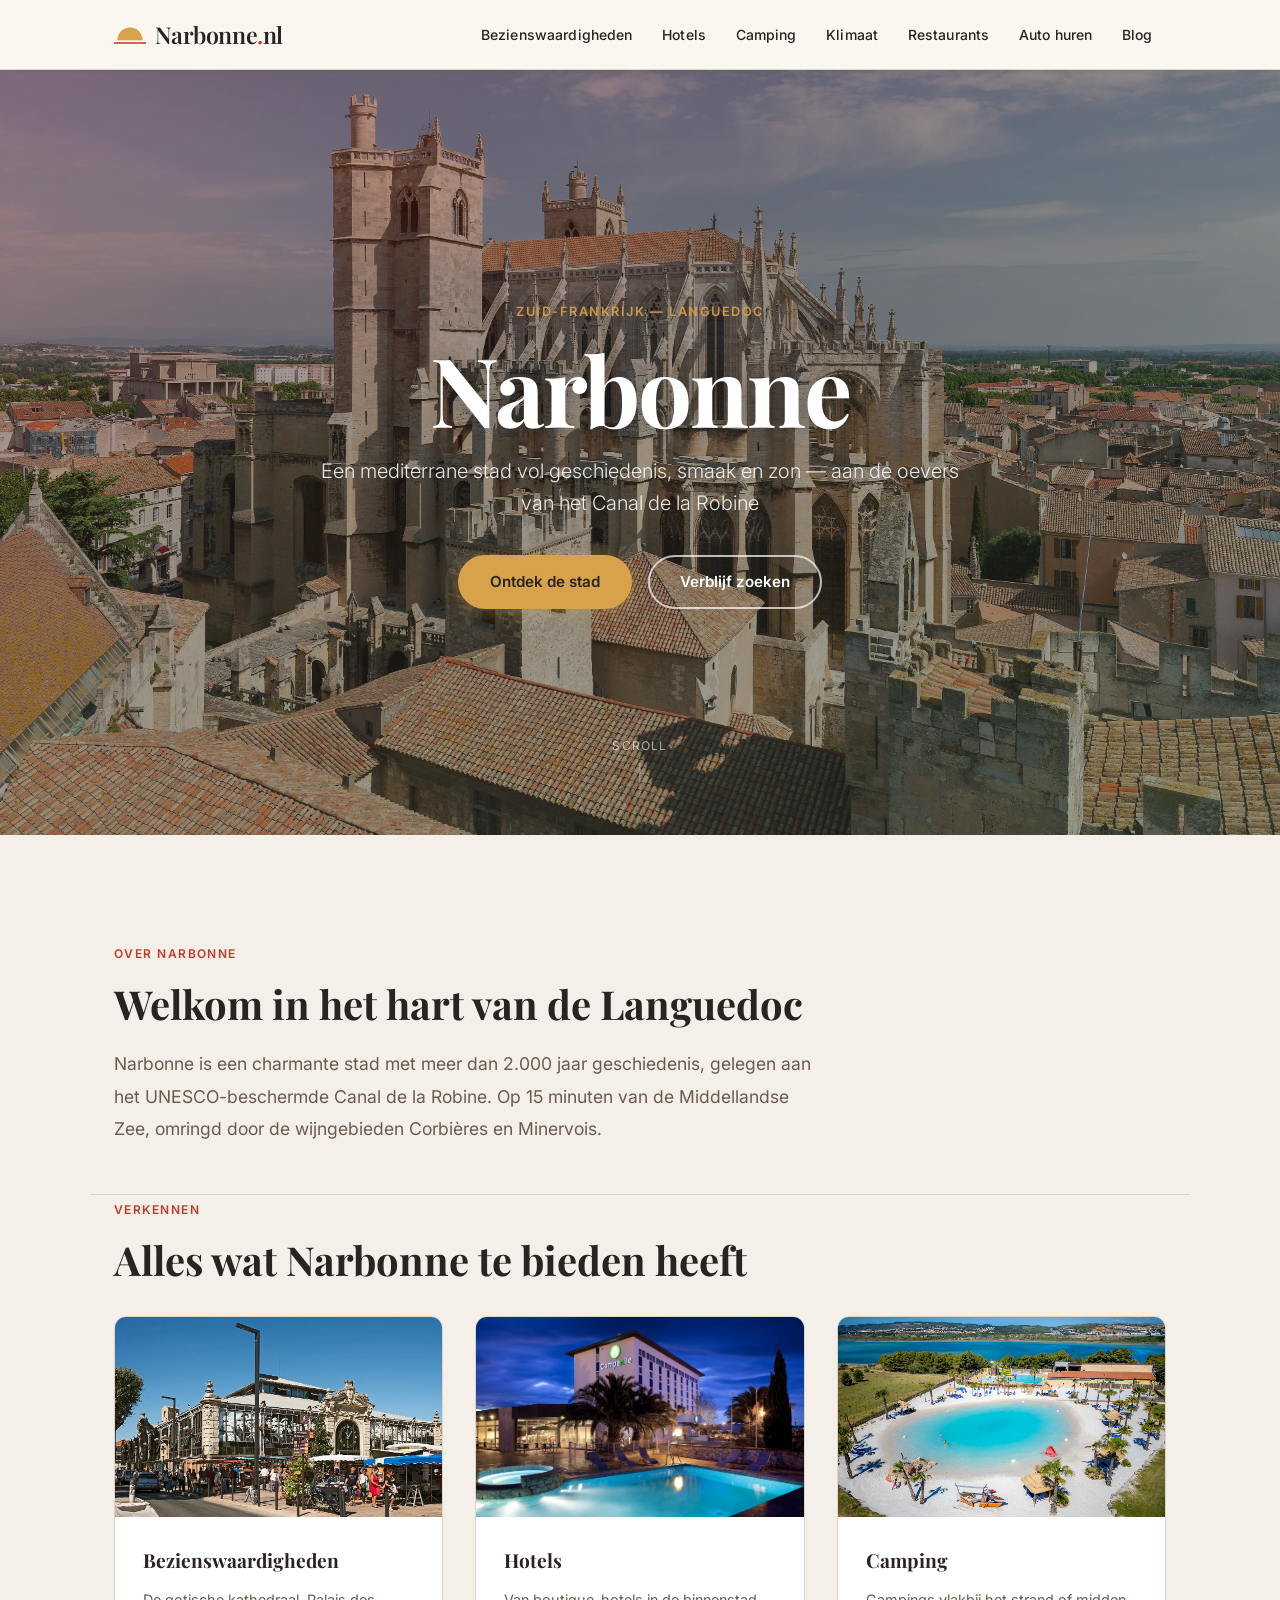
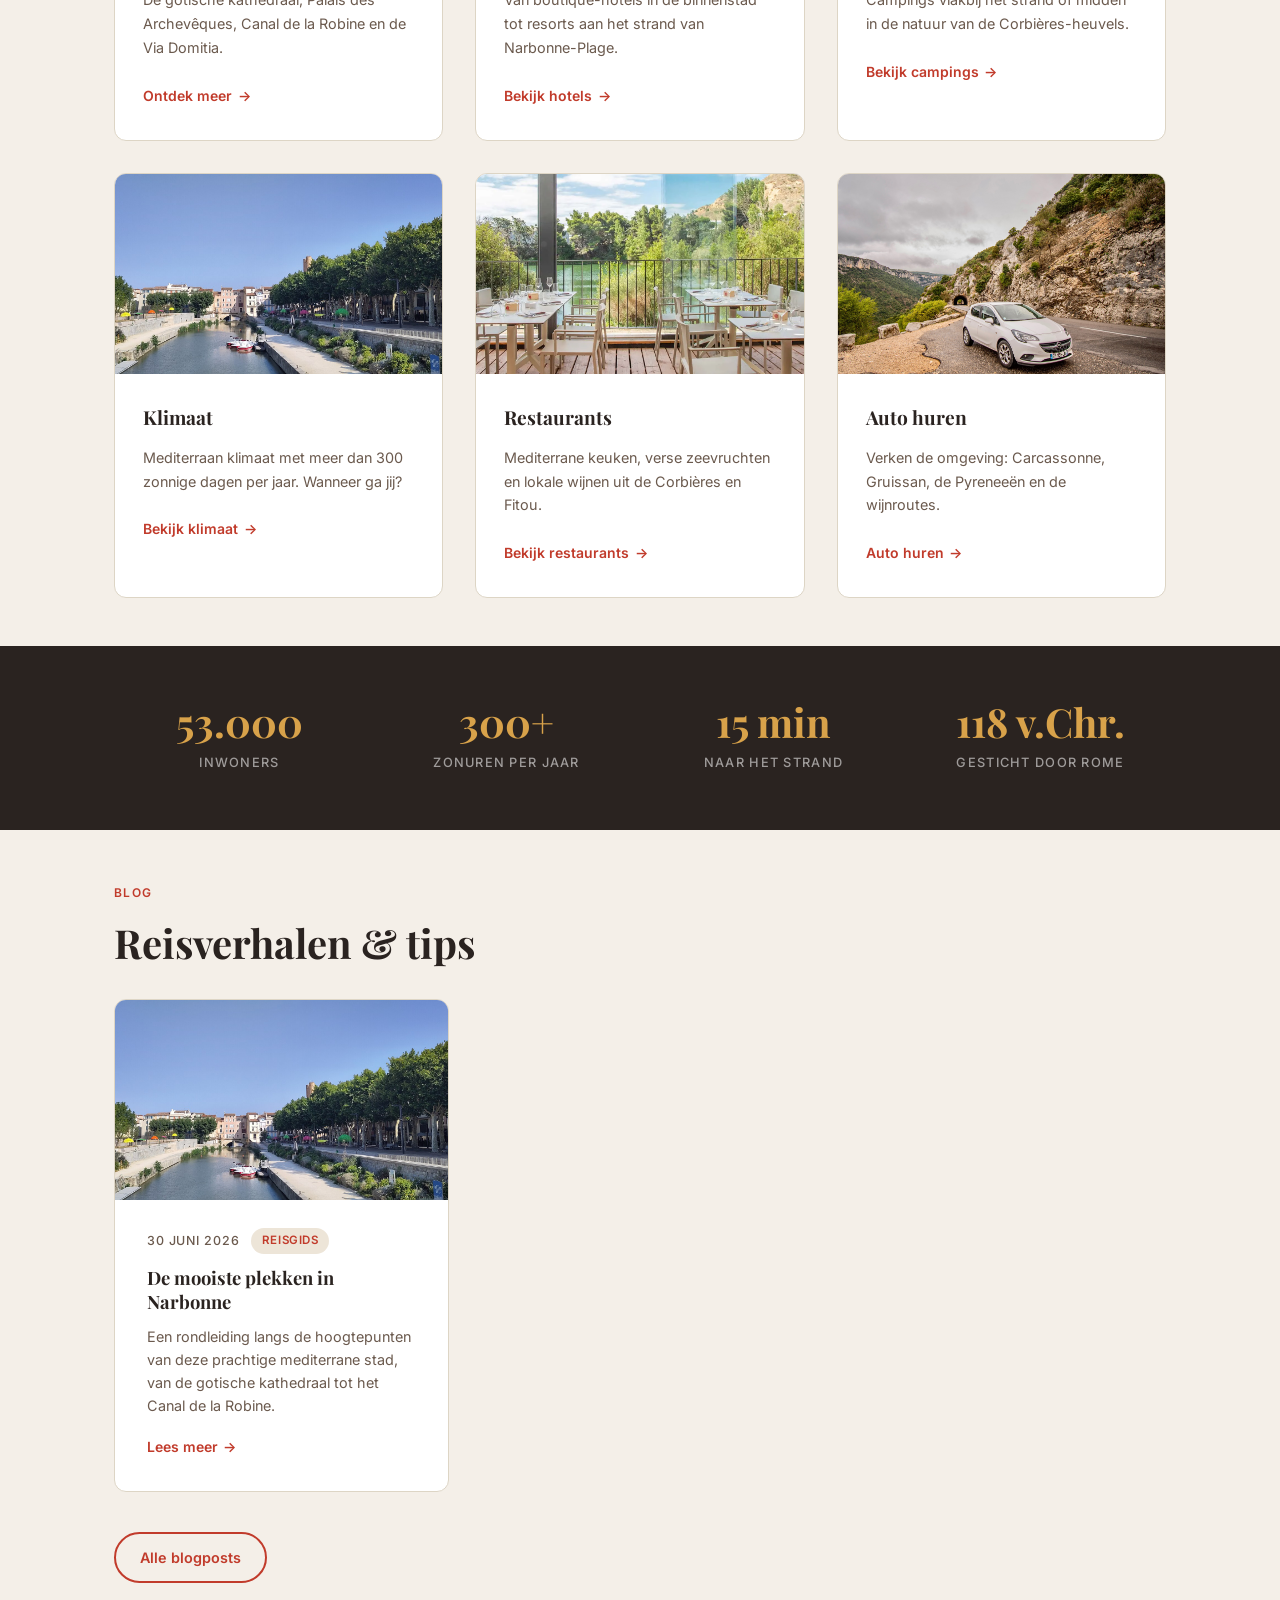
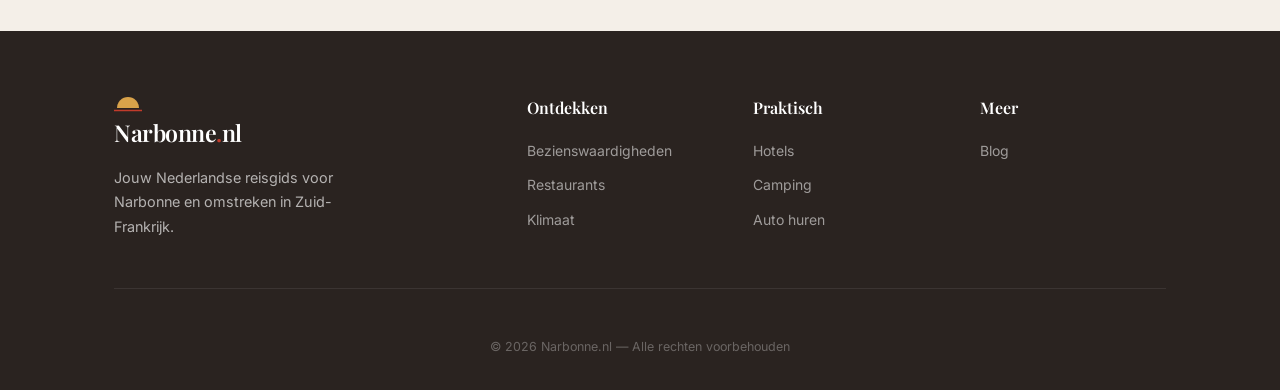
<file: index.html>
<!DOCTYPE html>
<html lang="nl">
<head>
  <meta charset="UTF-8" />
  <meta name="viewport" content="width=device-width, initial-scale=1.0" />
  <title>Narbonne - Reisgids voor de Stad in Zuid-Frankrijk | Narbonne.nl</title>
  <meta name="description" content="Alles over Narbonne: bezienswaardigheden, hotels, restaurants, camping en klimaat. Jouw complete reisgids voor Narbonne in Zuid-Frankrijk." />
  <meta name="keywords" content="Narbonne, vakantie Narbonne, bezienswaardigheden Narbonne, hotels Narbonne, restaurants Narbonne, Zuid-Frankrijk" />
  <link rel="canonical" href="https://www.narbonne.nl/" />
  <link rel="icon" type="image/png" sizes="32x32" href="img/narbonne_favicon-32.png" />
  <link rel="apple-touch-icon" sizes="180x180" href="img/narbonne_favicon-180.png" />
  <link rel="stylesheet" href="css/style.css" />
  <!-- Open Graph -->
  <meta property="og:type" content="website" />
  <meta property="og:locale" content="nl_NL" />
  <meta property="og:site_name" content="Narbonne.nl" />
  <meta property="og:url" content="https://www.narbonne.nl/" />
  <meta property="og:title" content="Narbonne - Reisgids voor de Stad in Zuid-Frankrijk | Narbonne.nl" />
  <meta property="og:description" content="Alles over Narbonne: bezienswaardigheden, hotels, restaurants, camping en klimaat. Jouw complete reisgids voor Narbonne in Zuid-Frankrijk." />
  <meta property="og:image" content="https://www.narbonne.nl/img/kathedraal-narbonne.webp" />
  <meta property="og:image:alt" content="Kathedraal van Narbonne" />
  <!-- Twitter / X -->
  <meta name="twitter:card" content="summary_large_image" />
  <meta name="twitter:title" content="Narbonne - Reisgids voor de Stad in Zuid-Frankrijk | Narbonne.nl" />
  <meta name="twitter:description" content="Alles over Narbonne: bezienswaardigheden, hotels, restaurants, camping en klimaat. Jouw complete reisgids voor Narbonne in Zuid-Frankrijk." />
  <meta name="twitter:image" content="https://www.narbonne.nl/img/kathedraal-narbonne.webp" />
  <!-- JSON-LD -->
  <script type="application/ld+json">
  {
    "@context": "https://schema.org",
    "@graph": [
      {
        "@type": "WebSite",
        "@id": "https://www.narbonne.nl/#website",
        "url": "https://www.narbonne.nl/",
        "name": "Narbonne.nl",
        "description": "Jouw Nederlandse reisgids voor Narbonne in Zuid-Frankrijk",
        "inLanguage": "nl-NL",
        "publisher": {
          "@type": "Organization",
          "name": "Narbonne.nl",
          "url": "https://www.narbonne.nl/",
          "logo": {
            "@type": "ImageObject",
            "url": "https://www.narbonne.nl/img/narbonne_favicon-180.png"
          }
        }
      },
      {
        "@type": "TouristDestination",
        "@id": "https://www.narbonne.nl/#destination",
        "name": "Narbonne",
        "description": "Narbonne is een mediterrane stad in Zuid-Frankrijk met meer dan 2.000 jaar geschiedenis, gelegen aan het UNESCO-beschermde Canal de la Robine.",
        "url": "https://www.narbonne.nl/",
        "image": "https://www.narbonne.nl/img/kathedraal-narbonne.webp",
        "geo": {
          "@type": "GeoCoordinates",
          "latitude": 43.1836,
          "longitude": 3.0030
        },
        "address": {
          "@type": "PostalAddress",
          "addressLocality": "Narbonne",
          "addressCountry": "FR"
        }
      }
    ]
  }
  </script>
</head>
<body>

  <header class="site-header">
    <div class="container">
      <a href="index.html" class="logo">
        <svg class="logo-icon" width="32" height="20" viewBox="0 0 56 34" xmlns="http://www.w3.org/2000/svg" aria-hidden="true">
          <path d="M6 26 A22 22 0 0 1 50 26" fill="#D8A24A"/>
          <line x1="0" y1="31" x2="56" y2="31" stroke="#C13B2B" stroke-width="3" stroke-linecap="round"/>
        </svg>
        <span class="logo-text">Narbonne<span class="logo-dot">.</span>nl</span>
      </a>
      <button class="nav-toggle" aria-label="Menu openen">&#9776;</button>
      <nav class="site-nav">
        <a href="bezienswaardigheden.html">Bezienswaardigheden</a>
        <a href="hotels.html">Hotels</a>
        <a href="camping.html">Camping</a>
        <a href="klimaat.html">Klimaat</a>
        <a href="restaurants.html">Restaurants</a>
        <a href="auto-huren.html">Auto huren</a>
        <a href="blog/">Blog</a>
      </nav>
    </div>
  </header>

  <section class="hero">
    <div class="hero-bg">
      <img src="img/kathedraal-narbonne.webp" alt="Kathedraal van Narbonne" />
    </div>
    <div class="hero-content">
      <span class="hero-eyebrow">Zuid-Frankrijk &mdash; Languedoc</span>
      <h1>Narbonne</h1>
      <p class="hero-sub">Een mediterrane stad vol geschiedenis, smaak en zon &mdash; aan de oevers van het Canal de la Robine</p>
      <div class="hero-cta">
        <a href="bezienswaardigheden.html" class="btn">Ontdek de stad</a>
        <a href="hotels.html" class="btn-outline">Verblijf zoeken</a>
      </div>
    </div>
    <div class="hero-scroll">
      <span>Scroll</span>
      <div class="scroll-line"></div>
    </div>
  </section>

  <main>

    <section class="container">
      <div class="intro reveal">
        <span class="section-label">Over Narbonne</span>
        <h2 class="section-heading">Welkom in het hart van de Languedoc</h2>
        <p class="section-sub">Narbonne is een charmante stad met meer dan 2.000 jaar geschiedenis, gelegen aan het UNESCO-beschermde Canal de la Robine. Op 15 minuten van de Middellandse Zee, omringd door de wijngebieden Corbières en Minervois.</p>
      </div>
    </section>

    <section class="container">
      <span class="section-label reveal">Verkennen</span>
      <h2 class="section-heading reveal">Alles wat Narbonne te bieden heeft</h2>
      <div class="card-grid" style="margin-top:2rem">

        <a href="bezienswaardigheden.html" class="card reveal reveal-delay-1">
          <div class="card-img">
            <img src="img/bezienswaardigheden-narbonne.webp" alt="Bezienswaardigheden Narbonne" />
          </div>
          <div class="card-body">
            <h3>Bezienswaardigheden</h3>
            <p>De gotische kathedraal, Palais des Archevêques, Canal de la Robine en de Via Domitia.</p>
            <span class="card-link">Ontdek meer</span>
          </div>
        </a>

        <a href="hotels.html" class="card reveal reveal-delay-2">
          <div class="card-img">
            <img src="img/hotels-narbonne.jpg" alt="Hotels in Narbonne" />
          </div>
          <div class="card-body">
            <h3>Hotels</h3>
            <p>Van boutique-hotels in de binnenstad tot resorts aan het strand van Narbonne-Plage.</p>
            <span class="card-link">Bekijk hotels</span>
          </div>
        </a>

        <a href="camping.html" class="card reveal reveal-delay-3">
          <div class="card-img">
            <img src="img/camping-narbonne.webp" alt="Camping in Narbonne" />
          </div>
          <div class="card-body">
            <h3>Camping</h3>
            <p>Campings vlakbij het strand of midden in de natuur van de Corbières-heuvels.</p>
            <span class="card-link">Bekijk campings</span>
          </div>
        </a>

        <a href="klimaat.html" class="card reveal reveal-delay-1">
          <div class="card-img">
            <img src="img/canal-de-la-robine-narbonne.jpg" alt="Klimaat Narbonne" />
          </div>
          <div class="card-body">
            <h3>Klimaat</h3>
            <p>Mediterraan klimaat met meer dan 300 zonnige dagen per jaar. Wanneer ga jij?</p>
            <span class="card-link">Bekijk klimaat</span>
          </div>
        </a>

        <a href="restaurants.html" class="card reveal reveal-delay-2">
          <div class="card-img">
            <img src="img/restaurants-narbonne.webp" alt="Restaurants in Narbonne" />
          </div>
          <div class="card-body">
            <h3>Restaurants</h3>
            <p>Mediterrane keuken, verse zeevruchten en lokale wijnen uit de Corbières en Fitou.</p>
            <span class="card-link">Bekijk restaurants</span>
          </div>
        </a>

        <a href="auto-huren.html" class="card reveal reveal-delay-3">
          <div class="card-img">
            <img src="img/auto-huren-narbonne.jpg" alt="Auto huren in Narbonne" />
          </div>
          <div class="card-body">
            <h3>Auto huren</h3>
            <p>Verken de omgeving: Carcassonne, Gruissan, de Pyreneeën en de wijnroutes.</p>
            <span class="card-link">Auto huren</span>
          </div>
        </a>

      </div>
    </section>

    <section class="facts-strip">
      <div class="container">
        <div class="facts-grid">
          <div class="reveal">
            <span class="fact-number">53.000</span>
            <span class="fact-label">Inwoners</span>
          </div>
          <div class="reveal reveal-delay-1">
            <span class="fact-number">300+</span>
            <span class="fact-label">Zonuren per jaar</span>
          </div>
          <div class="reveal reveal-delay-2">
            <span class="fact-number">15 min</span>
            <span class="fact-label">Naar het strand</span>
          </div>
          <div class="reveal reveal-delay-3">
            <span class="fact-number">118 v.Chr.</span>
            <span class="fact-label">Gesticht door Rome</span>
          </div>
        </div>
      </div>
    </section>

    <section class="container">
      <span class="section-label reveal">Blog</span>
      <h2 class="section-heading reveal">Reisverhalen &amp; tips</h2>
      <div class="blog-grid" style="margin-top:2rem">
        <article class="blog-card reveal">
          <div class="blog-card-img">
            <img src="img/canal-de-la-robine-narbonne.jpg" alt="De mooiste plekken in Narbonne" />
          </div>
          <div class="blog-card-body">
            <div class="blog-meta">
              <span class="blog-date">30 juni 2026</span>
              <span class="blog-tag">Reisgids</span>
            </div>
            <h3><a href="blog/de-mooiste-plekken-in-narbonne.html">De mooiste plekken in Narbonne</a></h3>
            <p>Een rondleiding langs de hoogtepunten van deze prachtige mediterrane stad, van de gotische kathedraal tot het Canal de la Robine.</p>
            <a href="blog/de-mooiste-plekken-in-narbonne.html" class="lees-meer">Lees meer</a>
          </div>
        </article>
      </div>
      <a href="blog/" class="btn-outline-dark reveal">Alle blogposts</a>
    </section>

  </main>

  <footer class="site-footer">
    <div class="container">
      <div class="footer-grid">
        <div class="footer-brand">
          <a href="index.html" class="logo">
            <svg class="logo-icon" width="28" height="17" viewBox="0 0 56 34" xmlns="http://www.w3.org/2000/svg" aria-hidden="true">
              <path d="M6 26 A22 22 0 0 1 50 26" fill="#D8A24A"/>
              <line x1="0" y1="31" x2="56" y2="31" stroke="#C13B2B" stroke-width="3" stroke-linecap="round"/>
            </svg>
            <span class="logo-text">Narbonne<span class="logo-dot">.</span>nl</span>
          </a>
          <p>Jouw Nederlandse reisgids voor Narbonne en omstreken in Zuid-Frankrijk.</p>
        </div>
        <div>
          <h4>Ontdekken</h4>
          <ul>
            <li><a href="bezienswaardigheden.html">Bezienswaardigheden</a></li>
            <li><a href="restaurants.html">Restaurants</a></li>
            <li><a href="klimaat.html">Klimaat</a></li>
          </ul>
        </div>
        <div>
          <h4>Praktisch</h4>
          <ul>
            <li><a href="hotels.html">Hotels</a></li>
            <li><a href="camping.html">Camping</a></li>
            <li><a href="auto-huren.html">Auto huren</a></li>
          </ul>
        </div>
        <div>
          <h4>Meer</h4>
          <ul>
            <li><a href="blog/">Blog</a></li>
          </ul>
        </div>
      </div>
      <p class="footer-copy">&copy; 2026 Narbonne.nl &mdash; Alle rechten voorbehouden</p>
    </div>
  </footer>

  <script src="js/main.js"></script>
</body>
</html>
</file>
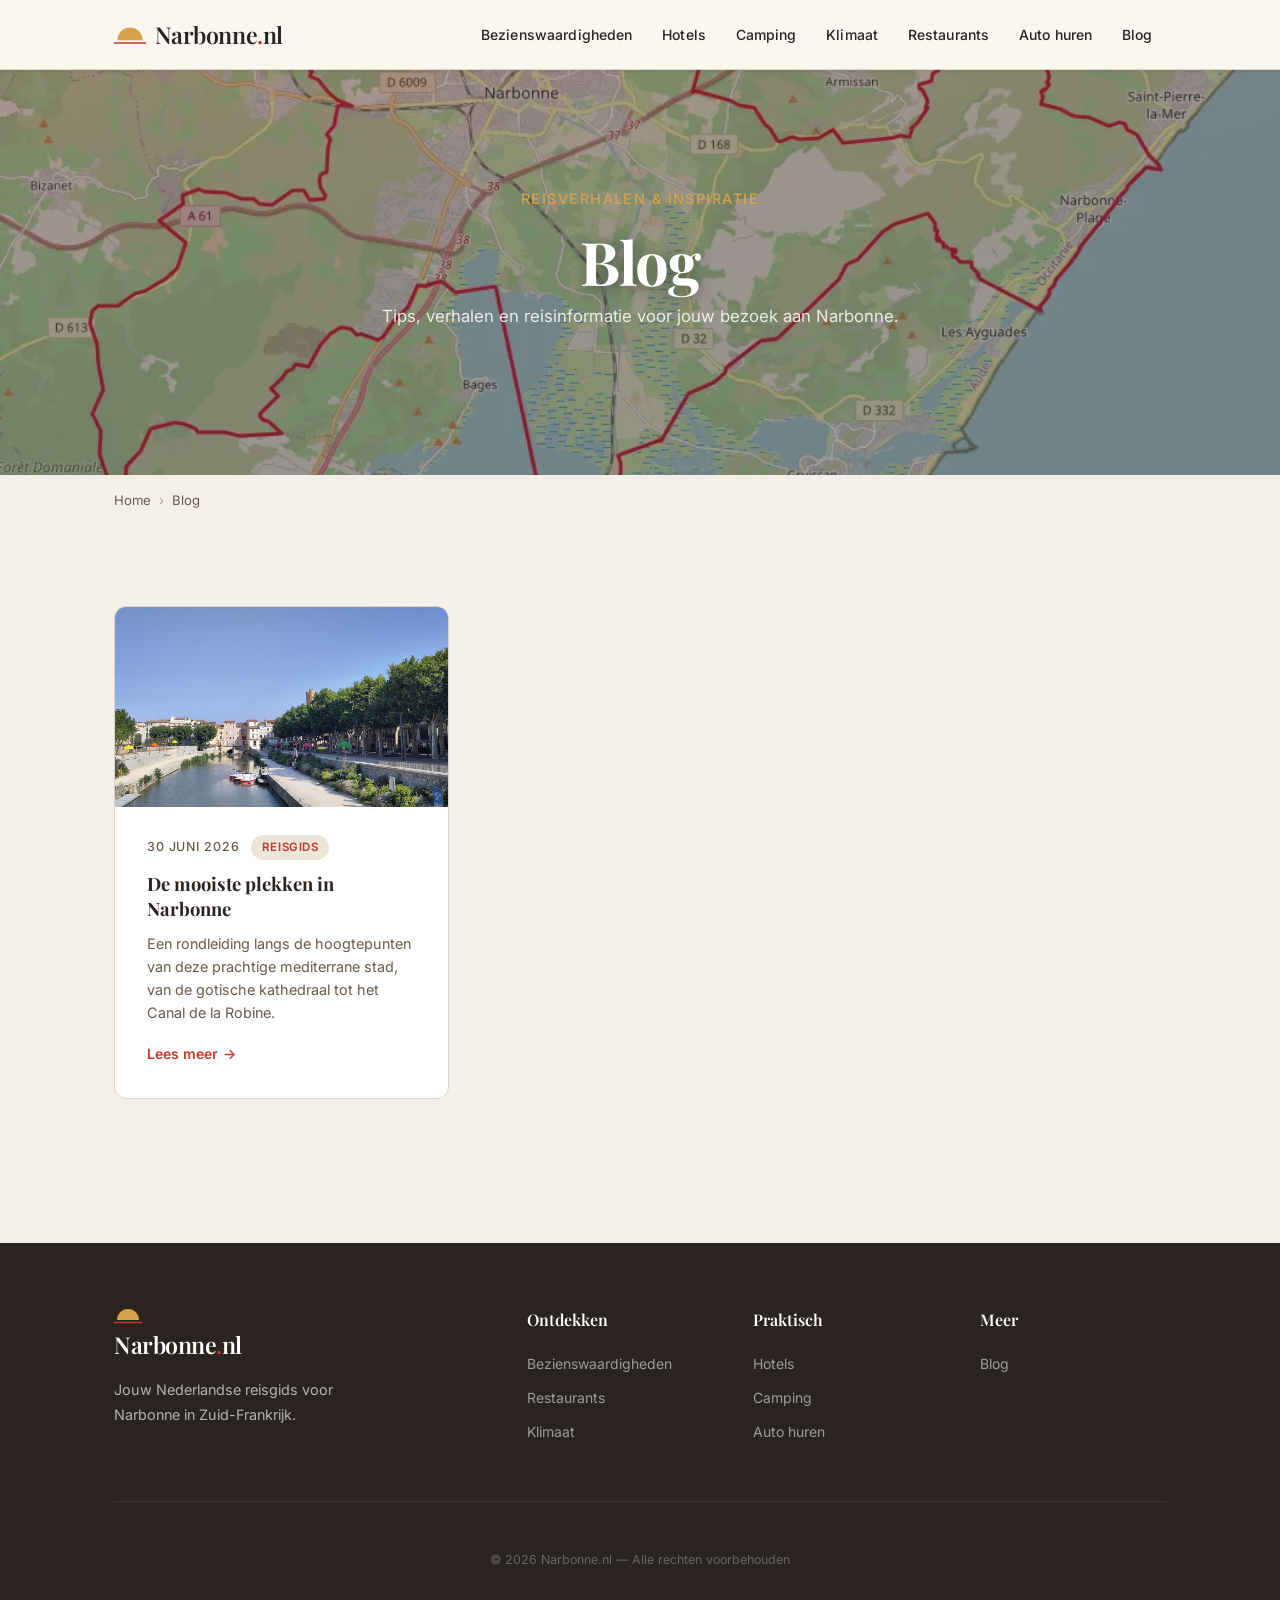
<file: blog/index.html>
<!DOCTYPE html>
<html lang="nl">
<head>
  <meta charset="UTF-8" />
  <meta name="viewport" content="width=device-width, initial-scale=1.0" />
  <title>Blog over Narbonne - Reisverhalen &amp; Tips | Narbonne.nl</title>
  <meta name="description" content="Lees onze blogposts over Narbonne: reisverhalen, tips, bezienswaardigheden en meer. Alles wat je moet weten voor een geslaagde vakantie in Narbonne." />
  <link rel="canonical" href="https://www.narbonne.nl/blog/" />
  <link rel="icon" type="image/png" sizes="32x32" href="../img/narbonne_favicon-32.png" />
  <link rel="apple-touch-icon" sizes="180x180" href="../img/narbonne_favicon-180.png" />
  <link rel="stylesheet" href="../css/style.css" />
  <!-- Open Graph -->
  <meta property="og:type" content="website" />
  <meta property="og:locale" content="nl_NL" />
  <meta property="og:site_name" content="Narbonne.nl" />
  <meta property="og:url" content="https://www.narbonne.nl/blog/" />
  <meta property="og:title" content="Blog over Narbonne - Reisverhalen & Tips | Narbonne.nl" />
  <meta property="og:description" content="Lees onze blogposts over Narbonne: reisverhalen, tips, bezienswaardigheden en meer. Alles wat je moet weten voor een geslaagde vakantie in Narbonne." />
  <meta property="og:image" content="https://www.narbonne.nl/img/blog-narbonne.webp" />
  <meta property="og:image:alt" content="Blog Narbonne" />
  <!-- Twitter / X -->
  <meta name="twitter:card" content="summary_large_image" />
  <meta name="twitter:title" content="Blog over Narbonne - Reisverhalen & Tips | Narbonne.nl" />
  <meta name="twitter:description" content="Lees onze blogposts over Narbonne: reisverhalen, tips, bezienswaardigheden en meer. Alles wat je moet weten voor een geslaagde vakantie in Narbonne." />
  <meta name="twitter:image" content="https://www.narbonne.nl/img/blog-narbonne.webp" />
  <!-- JSON-LD -->
  <script type="application/ld+json">
  {
    "@context": "https://schema.org",
    "@type": "BreadcrumbList",
    "itemListElement": [
      { "@type": "ListItem", "position": 1, "name": "Home", "item": "https://www.narbonne.nl/" },
      { "@type": "ListItem", "position": 2, "name": "Blog", "item": "https://www.narbonne.nl/blog/" }
    ]
  }
  </script>
</head>
<body>

  <header class="site-header">
    <div class="container">
      <a href="../index.html" class="logo">
        <svg class="logo-icon" width="32" height="20" viewBox="0 0 56 34" xmlns="http://www.w3.org/2000/svg" aria-hidden="true">
          <path d="M6 26 A22 22 0 0 1 50 26" fill="#D8A24A"/>
          <line x1="0" y1="31" x2="56" y2="31" stroke="#C13B2B" stroke-width="3" stroke-linecap="round"/>
        </svg>
        <span class="logo-text">Narbonne<span class="logo-dot">.</span>nl</span>
      </a>
      <button class="nav-toggle" aria-label="Menu openen">&#9776;</button>
      <nav class="site-nav">
        <a href="../bezienswaardigheden.html">Bezienswaardigheden</a>
        <a href="../hotels.html">Hotels</a>
        <a href="../camping.html">Camping</a>
        <a href="../klimaat.html">Klimaat</a>
        <a href="../restaurants.html">Restaurants</a>
        <a href="../auto-huren.html">Auto huren</a>
        <a href="../blog/">Blog</a>
      </nav>
    </div>
  </header>

  <div class="page-hero page-hero--img">
    <div class="page-hero-bg">
      <img src="../img/blog-narbonne.webp" alt="Canal de la Robine Narbonne" />
    </div>
    <div class="page-hero-content">
      <p class="page-hero-sub">Reisverhalen &amp; inspiratie</p>
      <h1>Blog</h1>
      <p>Tips, verhalen en reisinformatie voor jouw bezoek aan Narbonne.</p>
    </div>
  </div>

  <main class="container">
    <nav class="breadcrumb">
      <a href="../index.html">Home</a><span>›</span> Blog
    </nav>

    <section>
      <div class="blog-grid">
        <article class="blog-card">
          <div class="blog-card-img">
            <img src="../img/canal-de-la-robine-narbonne.jpg" alt="De mooiste plekken in Narbonne" />
          </div>
          <div class="blog-card-body">
            <div class="blog-meta">
              <span class="blog-date">30 juni 2026</span>
              <span class="blog-tag">Reisgids</span>
            </div>
            <h3><a href="de-mooiste-plekken-in-narbonne.html">De mooiste plekken in Narbonne</a></h3>
            <p>Een rondleiding langs de hoogtepunten van deze prachtige mediterrane stad, van de gotische kathedraal tot het Canal de la Robine.</p>
            <a href="de-mooiste-plekken-in-narbonne.html" class="lees-meer">Lees meer</a>
          </div>
        </article>
      </div>
    </section>
  </main>

  <footer class="site-footer">
    <div class="container">
      <div class="footer-grid">
        <div class="footer-brand">
          <a href="../index.html" class="logo">
            <svg class="logo-icon" width="28" height="17" viewBox="0 0 56 34" xmlns="http://www.w3.org/2000/svg" aria-hidden="true">
              <path d="M6 26 A22 22 0 0 1 50 26" fill="#D8A24A"/>
              <line x1="0" y1="31" x2="56" y2="31" stroke="#C13B2B" stroke-width="3" stroke-linecap="round"/>
            </svg>
            <span class="logo-text">Narbonne<span class="logo-dot">.</span>nl</span>
          </a>
          <p>Jouw Nederlandse reisgids voor Narbonne in Zuid-Frankrijk.</p>
        </div>
        <div><h4>Ontdekken</h4><ul><li><a href="../bezienswaardigheden.html">Bezienswaardigheden</a></li><li><a href="../restaurants.html">Restaurants</a></li><li><a href="../klimaat.html">Klimaat</a></li></ul></div>
        <div><h4>Praktisch</h4><ul><li><a href="../hotels.html">Hotels</a></li><li><a href="../camping.html">Camping</a></li><li><a href="../auto-huren.html">Auto huren</a></li></ul></div>
        <div><h4>Meer</h4><ul><li><a href="../blog/">Blog</a></li></ul></div>
      </div>
      <p class="footer-copy">&copy; 2026 Narbonne.nl &mdash; Alle rechten voorbehouden</p>
    </div>
  </footer>

  <script src="../js/main.js"></script>
</body>
</html>
</file>
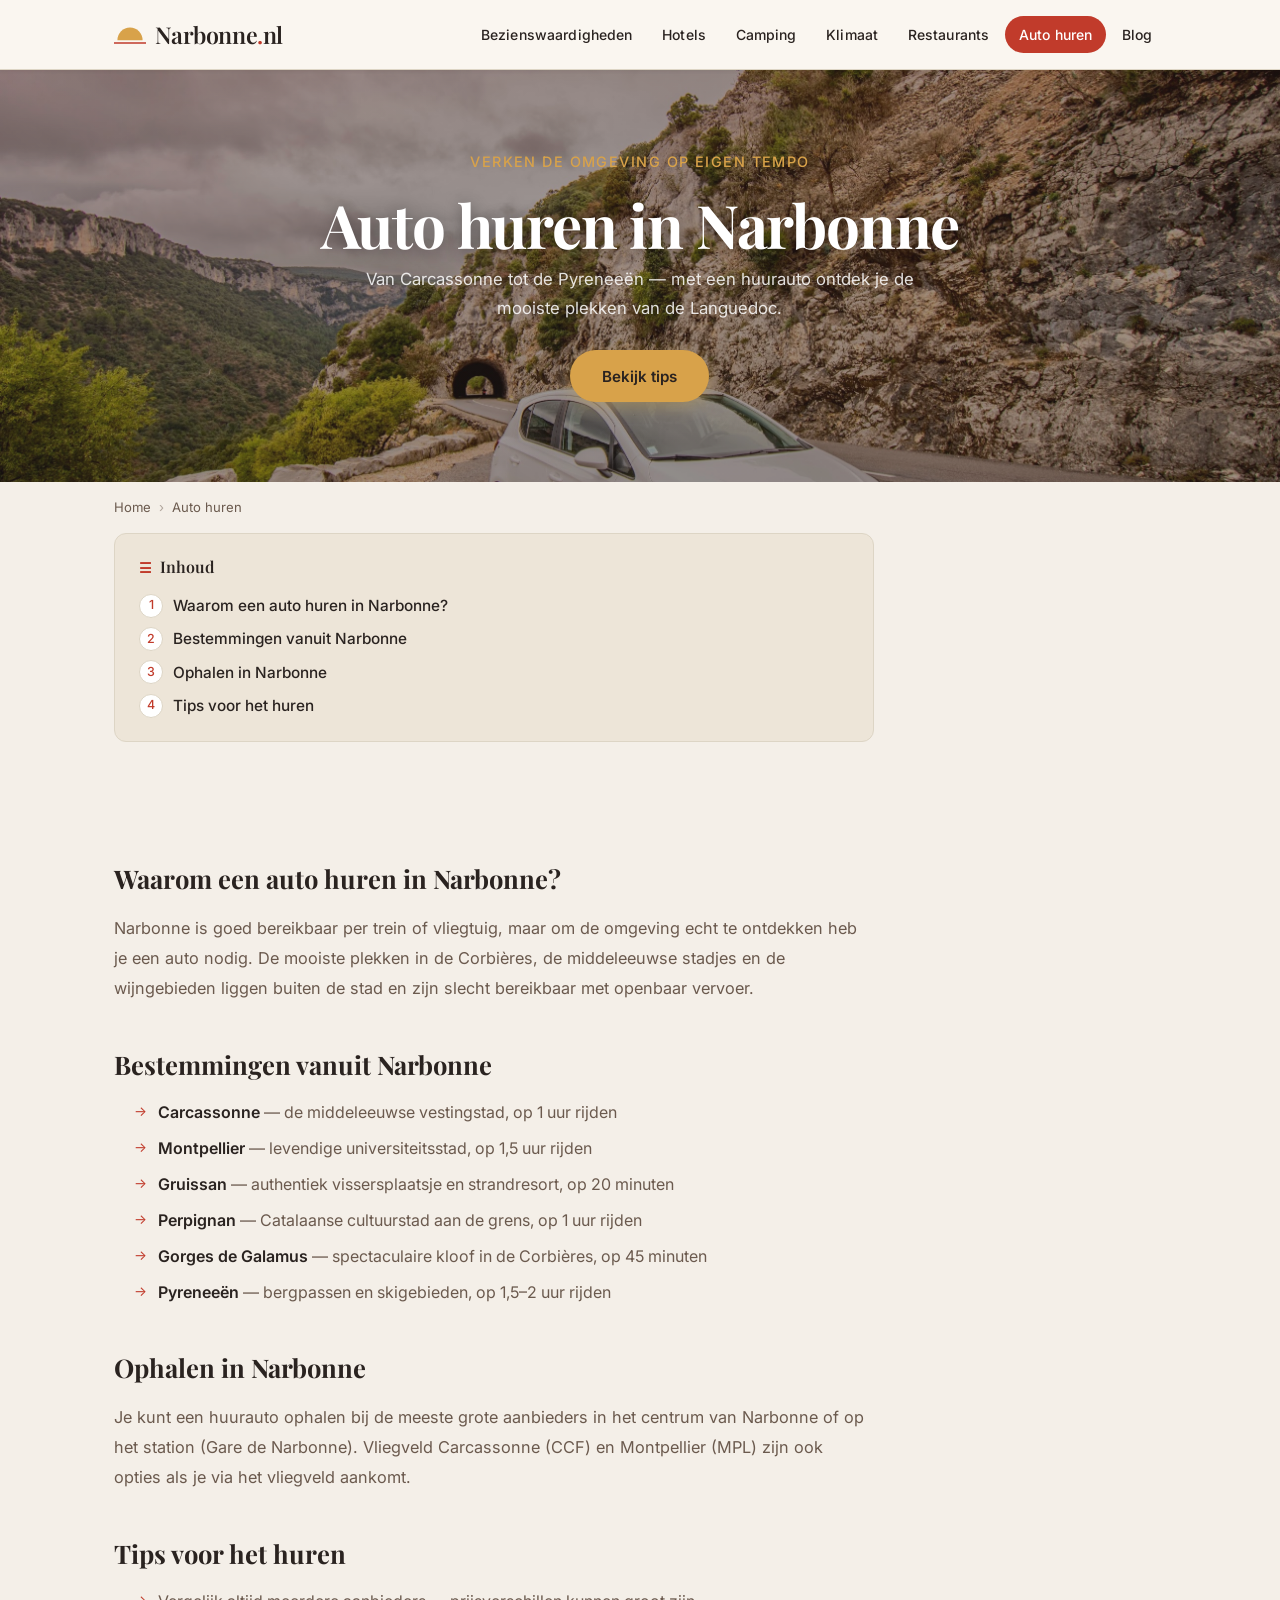
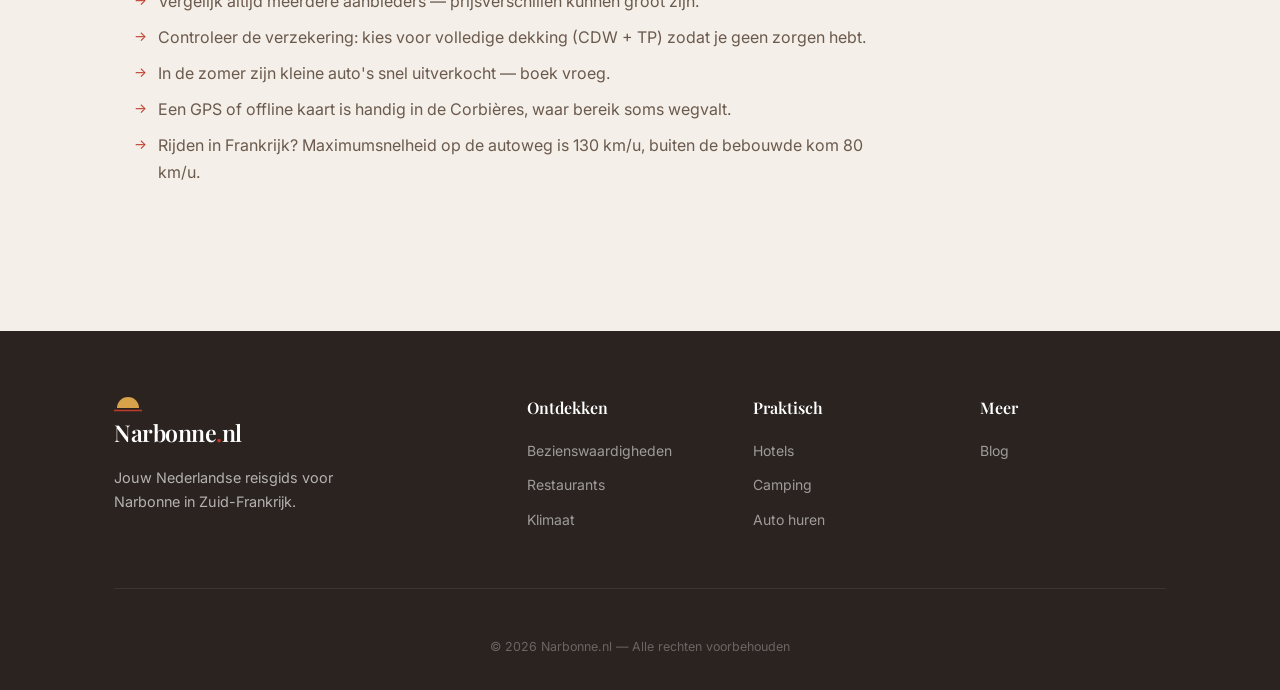
<file: auto-huren.html>
<!DOCTYPE html>
<html lang="nl">
<head>
  <meta charset="UTF-8" />
  <meta name="viewport" content="width=device-width, initial-scale=1.0" />
  <title>Auto Huren Narbonne - Huurauto in Zuid-Frankrijk | Narbonne.nl</title>
  <meta name="description" content="Auto huren in Narbonne om de omgeving te verkennen: Carcassonne, Montpellier, de Pyreneeën en meer. Tips en aanbieders voor jouw huurauto." />
  <link rel="canonical" href="https://www.narbonne.nl/auto-huren.html" />
  <link rel="icon" type="image/png" sizes="32x32" href="img/narbonne_favicon-32.png" />
  <link rel="apple-touch-icon" sizes="180x180" href="img/narbonne_favicon-180.png" />
  <link rel="stylesheet" href="css/style.css" />
  <!-- Open Graph -->
  <meta property="og:type" content="website" />
  <meta property="og:locale" content="nl_NL" />
  <meta property="og:site_name" content="Narbonne.nl" />
  <meta property="og:url" content="https://www.narbonne.nl/auto-huren.html" />
  <meta property="og:title" content="Auto Huren Narbonne - Huurauto in Zuid-Frankrijk | Narbonne.nl" />
  <meta property="og:description" content="Auto huren in Narbonne om de omgeving te verkennen: Carcassonne, Montpellier, de Pyreneeën en meer. Tips en aanbieders voor jouw huurauto." />
  <meta property="og:image" content="https://www.narbonne.nl/img/auto-huren-narbonne.jpg" />
  <meta property="og:image:alt" content="Auto huren in Narbonne" />
  <!-- Twitter / X -->
  <meta name="twitter:card" content="summary_large_image" />
  <meta name="twitter:title" content="Auto Huren Narbonne - Huurauto in Zuid-Frankrijk | Narbonne.nl" />
  <meta name="twitter:description" content="Auto huren in Narbonne om de omgeving te verkennen: Carcassonne, Montpellier, de Pyreneeën en meer. Tips en aanbieders voor jouw huurauto." />
  <meta name="twitter:image" content="https://www.narbonne.nl/img/auto-huren-narbonne.jpg" />
  <!-- JSON-LD -->
  <script type="application/ld+json">
  {
    "@context": "https://schema.org",
    "@type": "BreadcrumbList",
    "itemListElement": [
      { "@type": "ListItem", "position": 1, "name": "Home", "item": "https://www.narbonne.nl/" },
      { "@type": "ListItem", "position": 2, "name": "Auto huren", "item": "https://www.narbonne.nl/auto-huren.html" }
    ]
  }
  </script>
</head>
<body>

  <header class="site-header">
    <div class="container">
      <a href="index.html" class="logo">
        <svg class="logo-icon" width="32" height="20" viewBox="0 0 56 34" xmlns="http://www.w3.org/2000/svg" aria-hidden="true">
          <path d="M6 26 A22 22 0 0 1 50 26" fill="#D8A24A"/>
          <line x1="0" y1="31" x2="56" y2="31" stroke="#C13B2B" stroke-width="3" stroke-linecap="round"/>
        </svg>
        <span class="logo-text">Narbonne<span class="logo-dot">.</span>nl</span>
      </a>
      <button class="nav-toggle" aria-label="Menu openen">&#9776;</button>
      <nav class="site-nav">
        <a href="bezienswaardigheden.html">Bezienswaardigheden</a>
        <a href="hotels.html">Hotels</a>
        <a href="camping.html">Camping</a>
        <a href="klimaat.html">Klimaat</a>
        <a href="restaurants.html">Restaurants</a>
        <a href="auto-huren.html">Auto huren</a>
        <a href="blog/">Blog</a>
      </nav>
    </div>
  </header>

  <div class="page-hero page-hero--img">
    <div class="page-hero-bg">
      <img src="img/auto-huren-narbonne.jpg" alt="Canal de la Robine, Narbonne" />
    </div>
    <div class="page-hero-content">
      <p class="page-hero-sub">Verken de omgeving op eigen tempo</p>
      <h1>Auto huren in Narbonne</h1>
      <p>Van Carcassonne tot de Pyreneeën — met een huurauto ontdek je de mooiste plekken van de Languedoc.</p>
      <a href="#content" class="btn">Bekijk tips</a>
    </div>
  </div>

  <main class="container">
    <div id="content"></div>
    <nav class="breadcrumb">
      <a href="index.html">Home</a><span>›</span> Auto huren
    </nav>

    <nav class="toc" aria-label="Inhoud van deze pagina">
      <p class="toc-title">Inhoud</p>
      <ol>
        <li><a href="#waarom-auto-huren">Waarom een auto huren in Narbonne?</a></li>
        <li><a href="#bestemmingen">Bestemmingen vanuit Narbonne</a></li>
        <li><a href="#ophalen">Ophalen in Narbonne</a></li>
        <li><a href="#tips-huren">Tips voor het huren</a></li>
      </ol>
    </nav>

    <section>
      <div class="prose">
        <h2 id="waarom-auto-huren">Waarom een auto huren in Narbonne?</h2>
        <p>Narbonne is goed bereikbaar per trein of vliegtuig, maar om de omgeving echt te ontdekken heb je een auto nodig. De mooiste plekken in de Corbières, de middeleeuwse stadjes en de wijngebieden liggen buiten de stad en zijn slecht bereikbaar met openbaar vervoer.</p>

        <h2 id="bestemmingen">Bestemmingen vanuit Narbonne</h2>
        <ul>
          <li><strong>Carcassonne</strong> — de middeleeuwse vestingstad, op 1 uur rijden</li>
          <li><strong>Montpellier</strong> — levendige universiteitsstad, op 1,5 uur rijden</li>
          <li><strong>Gruissan</strong> — authentiek vissersplaatsje en strandresort, op 20 minuten</li>
          <li><strong>Perpignan</strong> — Catalaanse cultuurstad aan de grens, op 1 uur rijden</li>
          <li><strong>Gorges de Galamus</strong> — spectaculaire kloof in de Corbières, op 45 minuten</li>
          <li><strong>Pyreneeën</strong> — bergpassen en skigebieden, op 1,5–2 uur rijden</li>
        </ul>

        <h2 id="ophalen">Ophalen in Narbonne</h2>
        <p>Je kunt een huurauto ophalen bij de meeste grote aanbieders in het centrum van Narbonne of op het station (Gare de Narbonne). Vliegveld Carcassonne (CCF) en Montpellier (MPL) zijn ook opties als je via het vliegveld aankomt.</p>

        <h2 id="tips-huren">Tips voor het huren</h2>
        <ul>
          <li>Vergelijk altijd meerdere aanbieders — prijsverschillen kunnen groot zijn.</li>
          <li>Controleer de verzekering: kies voor volledige dekking (CDW + TP) zodat je geen zorgen hebt.</li>
          <li>In de zomer zijn kleine auto's snel uitverkocht — boek vroeg.</li>
          <li>Een GPS of offline kaart is handig in de Corbières, waar bereik soms wegvalt.</li>
          <li>Rijden in Frankrijk? Maximumsnelheid op de autoweg is 130 km/u, buiten de bebouwde kom 80 km/u.</li>
        </ul>
      </div>
    </section>
  </main>

  <footer class="site-footer">
    <div class="container">
      <div class="footer-grid">
        <div class="footer-brand">
          <a href="index.html" class="logo">
            <svg class="logo-icon" width="28" height="17" viewBox="0 0 56 34" xmlns="http://www.w3.org/2000/svg" aria-hidden="true">
              <path d="M6 26 A22 22 0 0 1 50 26" fill="#D8A24A"/>
              <line x1="0" y1="31" x2="56" y2="31" stroke="#C13B2B" stroke-width="3" stroke-linecap="round"/>
            </svg>
            <span class="logo-text">Narbonne<span class="logo-dot">.</span>nl</span>
          </a>
          <p>Jouw Nederlandse reisgids voor Narbonne in Zuid-Frankrijk.</p>
        </div>
        <div><h4>Ontdekken</h4><ul><li><a href="bezienswaardigheden.html">Bezienswaardigheden</a></li><li><a href="restaurants.html">Restaurants</a></li><li><a href="klimaat.html">Klimaat</a></li></ul></div>
        <div><h4>Praktisch</h4><ul><li><a href="hotels.html">Hotels</a></li><li><a href="camping.html">Camping</a></li><li><a href="auto-huren.html">Auto huren</a></li></ul></div>
        <div><h4>Meer</h4><ul><li><a href="blog/">Blog</a></li></ul></div>
      </div>
      <p class="footer-copy">&copy; 2026 Narbonne.nl &mdash; Alle rechten voorbehouden</p>
    </div>
  </footer>

  <script src="js/main.js"></script>
</body>
</html>
</file>
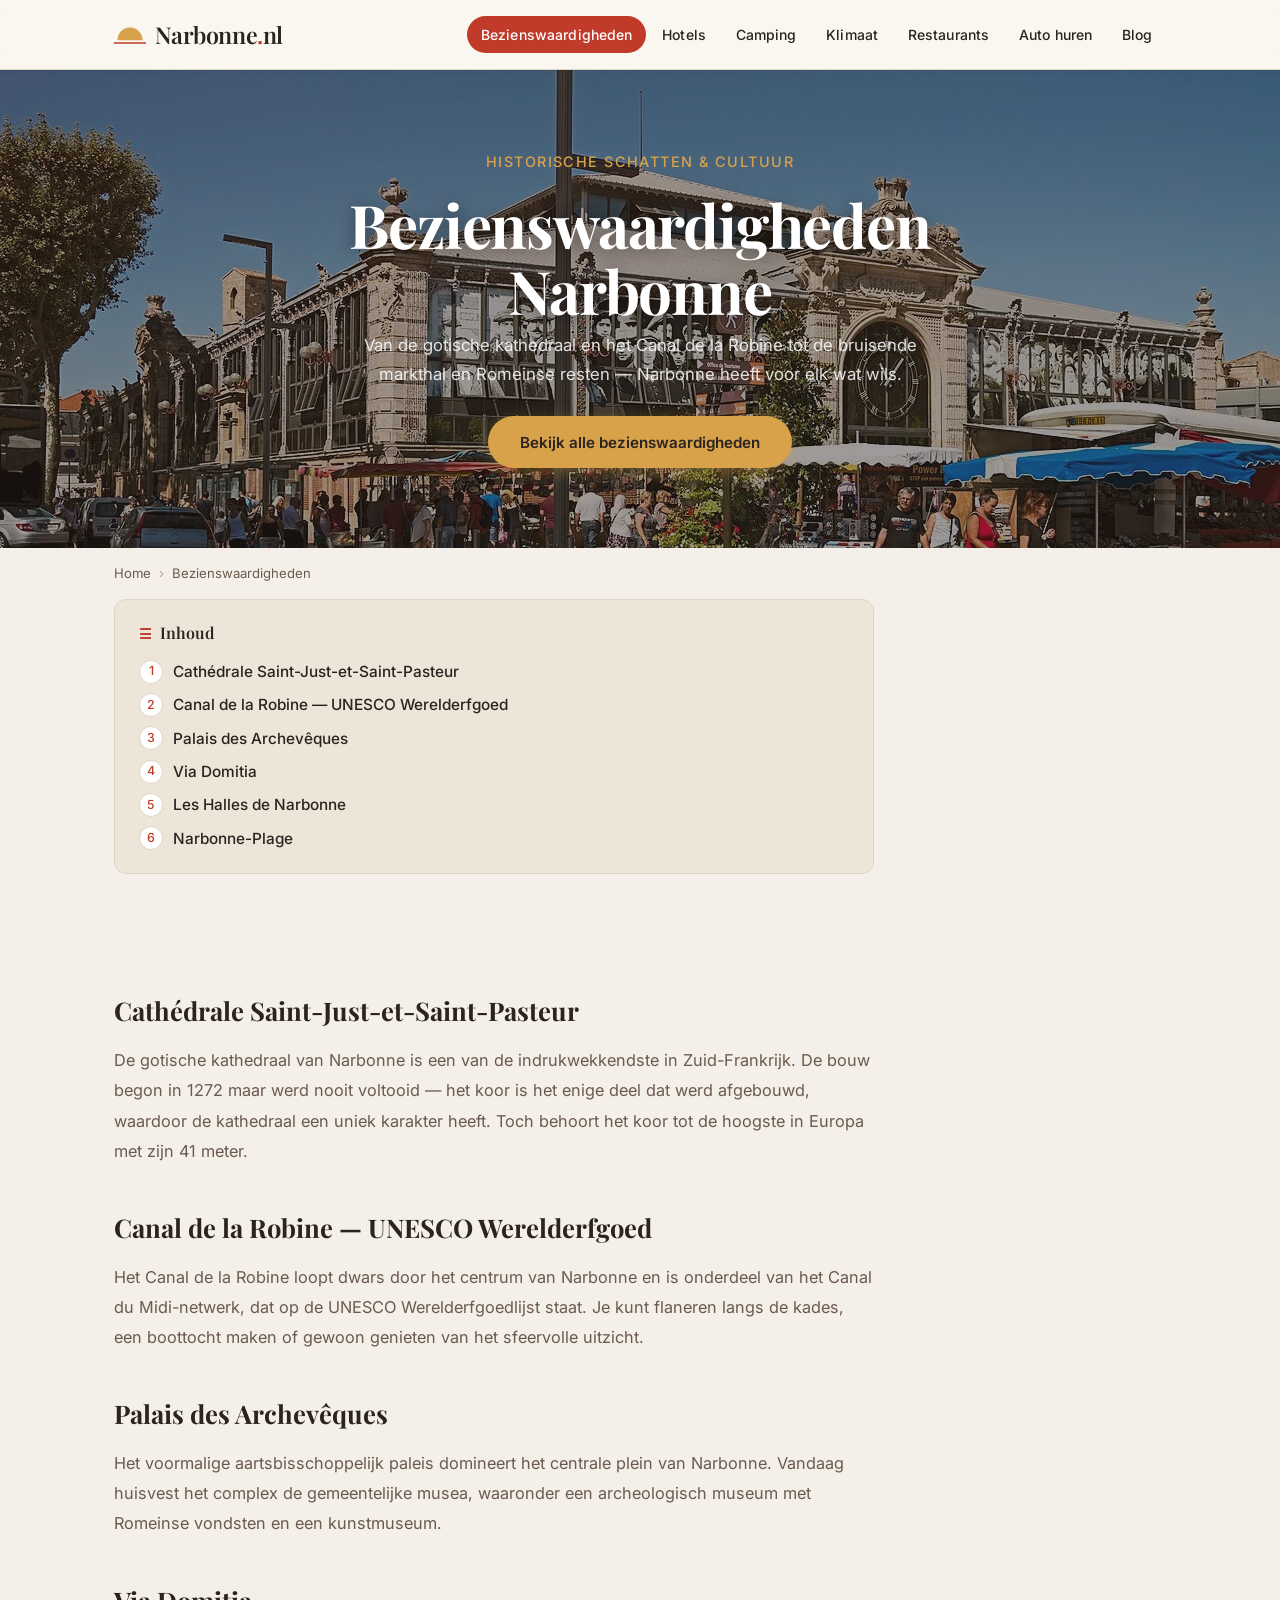
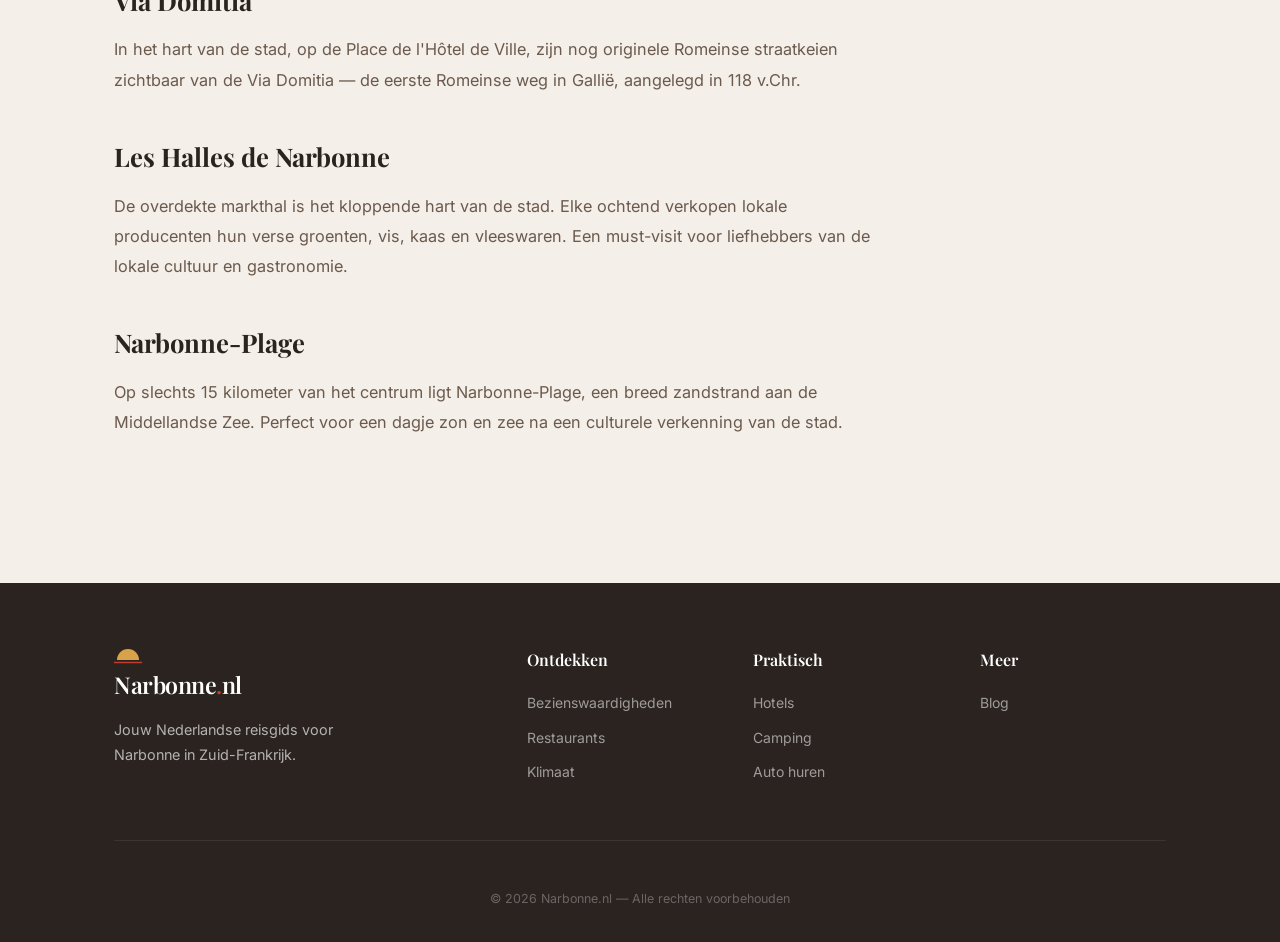
<file: bezienswaardigheden.html>
<!DOCTYPE html>
<html lang="nl">
<head>
  <meta charset="UTF-8" />
  <meta name="viewport" content="width=device-width, initial-scale=1.0" />
  <title>Bezienswaardigheden Narbonne - Top Attracties & Tips | Narbonne.nl</title>
  <meta name="description" content="De mooiste bezienswaardigheden van Narbonne: de gotische kathedraal, Canal de la Robine, Palais des Archevêques en meer. Plan jouw bezoek met onze tips." />
  <link rel="canonical" href="https://www.narbonne.nl/bezienswaardigheden.html" />
  <link rel="icon" type="image/png" sizes="32x32" href="img/narbonne_favicon-32.png" />
  <link rel="apple-touch-icon" sizes="180x180" href="img/narbonne_favicon-180.png" />
  <link rel="stylesheet" href="css/style.css" />
  <!-- Open Graph -->
  <meta property="og:type" content="website" />
  <meta property="og:locale" content="nl_NL" />
  <meta property="og:site_name" content="Narbonne.nl" />
  <meta property="og:url" content="https://www.narbonne.nl/bezienswaardigheden.html" />
  <meta property="og:title" content="Bezienswaardigheden Narbonne - Top Attracties & Tips | Narbonne.nl" />
  <meta property="og:description" content="De mooiste bezienswaardigheden van Narbonne: de gotische kathedraal, Canal de la Robine, Palais des Archevêques en meer. Plan jouw bezoek met onze tips." />
  <meta property="og:image" content="https://www.narbonne.nl/img/bezienswaardigheden-narbonne.webp" />
  <meta property="og:image:alt" content="Bezienswaardigheden Narbonne" />
  <!-- Twitter / X -->
  <meta name="twitter:card" content="summary_large_image" />
  <meta name="twitter:title" content="Bezienswaardigheden Narbonne - Top Attracties & Tips | Narbonne.nl" />
  <meta name="twitter:description" content="De mooiste bezienswaardigheden van Narbonne: de gotische kathedraal, Canal de la Robine, Palais des Archevêques en meer. Plan jouw bezoek met onze tips." />
  <meta name="twitter:image" content="https://www.narbonne.nl/img/bezienswaardigheden-narbonne.webp" />
  <!-- JSON-LD -->
  <script type="application/ld+json">
  {
    "@context": "https://schema.org",
    "@type": "BreadcrumbList",
    "itemListElement": [
      { "@type": "ListItem", "position": 1, "name": "Home", "item": "https://www.narbonne.nl/" },
      { "@type": "ListItem", "position": 2, "name": "Bezienswaardigheden", "item": "https://www.narbonne.nl/bezienswaardigheden.html" }
    ]
  }
  </script>
</head>
<body>

  <header class="site-header">
    <div class="container">
      <a href="index.html" class="logo">
        <svg class="logo-icon" width="32" height="20" viewBox="0 0 56 34" xmlns="http://www.w3.org/2000/svg" aria-hidden="true">
          <path d="M6 26 A22 22 0 0 1 50 26" fill="#D8A24A"/>
          <line x1="0" y1="31" x2="56" y2="31" stroke="#C13B2B" stroke-width="3" stroke-linecap="round"/>
        </svg>
        <span class="logo-text">Narbonne<span class="logo-dot">.</span>nl</span>
      </a>
      <button class="nav-toggle" aria-label="Menu openen">&#9776;</button>
      <nav class="site-nav">
        <a href="bezienswaardigheden.html">Bezienswaardigheden</a>
        <a href="hotels.html">Hotels</a>
        <a href="camping.html">Camping</a>
        <a href="klimaat.html">Klimaat</a>
        <a href="restaurants.html">Restaurants</a>
        <a href="auto-huren.html">Auto huren</a>
        <a href="blog/">Blog</a>
      </nav>
    </div>
  </header>

  <div class="page-hero page-hero--img">
    <div class="page-hero-bg">
      <img src="img/bezienswaardigheden-narbonne.webp" alt="Les Halles de Narbonne" />
    </div>
    <div class="page-hero-content">
      <p class="page-hero-sub">Historische schatten &amp; cultuur</p>
      <h1>Bezienswaardigheden Narbonne</h1>
      <p>Van de gotische kathedraal en het Canal de la Robine tot de bruisende markthal en Romeinse resten — Narbonne heeft voor elk wat wils.</p>
      <a href="#bezienswaardigheden" class="btn">Bekijk alle bezienswaardigheden</a>
    </div>
  </div>

  <main class="container">
    <div id="bezienswaardigheden"></div>
    <nav class="breadcrumb">
      <a href="index.html">Home</a><span>›</span> Bezienswaardigheden
    </nav>

    <nav class="toc" aria-label="Inhoud van deze pagina">
      <p class="toc-title">Inhoud</p>
      <ol>
        <li><a href="#cathedrale">Cathédrale Saint-Just-et-Saint-Pasteur</a></li>
        <li><a href="#canal-de-la-robine">Canal de la Robine — UNESCO Werelderfgoed</a></li>
        <li><a href="#palais-des-archeveques">Palais des Archevêques</a></li>
        <li><a href="#via-domitia">Via Domitia</a></li>
        <li><a href="#les-halles">Les Halles de Narbonne</a></li>
        <li><a href="#narbonne-plage">Narbonne-Plage</a></li>
      </ol>
    </nav>

    <section>
      <div class="prose">
        <h2 id="cathedrale">Cathédrale Saint-Just-et-Saint-Pasteur</h2>
        <p>De gotische kathedraal van Narbonne is een van de indrukwekkendste in Zuid-Frankrijk. De bouw begon in 1272 maar werd nooit voltooid — het koor is het enige deel dat werd afgebouwd, waardoor de kathedraal een uniek karakter heeft. Toch behoort het koor tot de hoogste in Europa met zijn 41 meter.</p>

        <h2 id="canal-de-la-robine">Canal de la Robine — UNESCO Werelderfgoed</h2>
        <p>Het Canal de la Robine loopt dwars door het centrum van Narbonne en is onderdeel van het Canal du Midi-netwerk, dat op de UNESCO Werelderfgoedlijst staat. Je kunt flaneren langs de kades, een boottocht maken of gewoon genieten van het sfeervolle uitzicht.</p>

        <h2 id="palais-des-archeveques">Palais des Archevêques</h2>
        <p>Het voormalige aartsbisschoppelijk paleis domineert het centrale plein van Narbonne. Vandaag huisvest het complex de gemeentelijke musea, waaronder een archeologisch museum met Romeinse vondsten en een kunstmuseum.</p>

        <h2 id="via-domitia">Via Domitia</h2>
        <p>In het hart van de stad, op de Place de l'Hôtel de Ville, zijn nog originele Romeinse straatkeien zichtbaar van de Via Domitia — de eerste Romeinse weg in Gallië, aangelegd in 118 v.Chr.</p>

        <h2 id="les-halles">Les Halles de Narbonne</h2>
        <p>De overdekte markthal is het kloppende hart van de stad. Elke ochtend verkopen lokale producenten hun verse groenten, vis, kaas en vleeswaren. Een must-visit voor liefhebbers van de lokale cultuur en gastronomie.</p>

        <h2 id="narbonne-plage">Narbonne-Plage</h2>
        <p>Op slechts 15 kilometer van het centrum ligt Narbonne-Plage, een breed zandstrand aan de Middellandse Zee. Perfect voor een dagje zon en zee na een culturele verkenning van de stad.</p>
      </div>
    </section>
  </main>

  <footer class="site-footer">
    <div class="container">
      <div class="footer-grid">
        <div class="footer-brand">
          <a href="index.html" class="logo">
            <svg class="logo-icon" width="28" height="17" viewBox="0 0 56 34" xmlns="http://www.w3.org/2000/svg" aria-hidden="true">
              <path d="M6 26 A22 22 0 0 1 50 26" fill="#D8A24A"/>
              <line x1="0" y1="31" x2="56" y2="31" stroke="#C13B2B" stroke-width="3" stroke-linecap="round"/>
            </svg>
            <span class="logo-text">Narbonne<span class="logo-dot">.</span>nl</span>
          </a>
          <p>Jouw Nederlandse reisgids voor Narbonne in Zuid-Frankrijk.</p>
        </div>
        <div>
          <h4>Ontdekken</h4>
          <ul>
            <li><a href="bezienswaardigheden.html">Bezienswaardigheden</a></li>
            <li><a href="restaurants.html">Restaurants</a></li>
            <li><a href="klimaat.html">Klimaat</a></li>
          </ul>
        </div>
        <div>
          <h4>Praktisch</h4>
          <ul>
            <li><a href="hotels.html">Hotels</a></li>
            <li><a href="camping.html">Camping</a></li>
            <li><a href="auto-huren.html">Auto huren</a></li>
          </ul>
        </div>
        <div>
          <h4>Meer</h4>
          <ul><li><a href="blog/">Blog</a></li></ul>
        </div>
      </div>
      <p class="footer-copy">&copy; 2026 Narbonne.nl &mdash; Alle rechten voorbehouden</p>
    </div>
  </footer>

  <script src="js/main.js"></script>
</body>
</html>
</file>
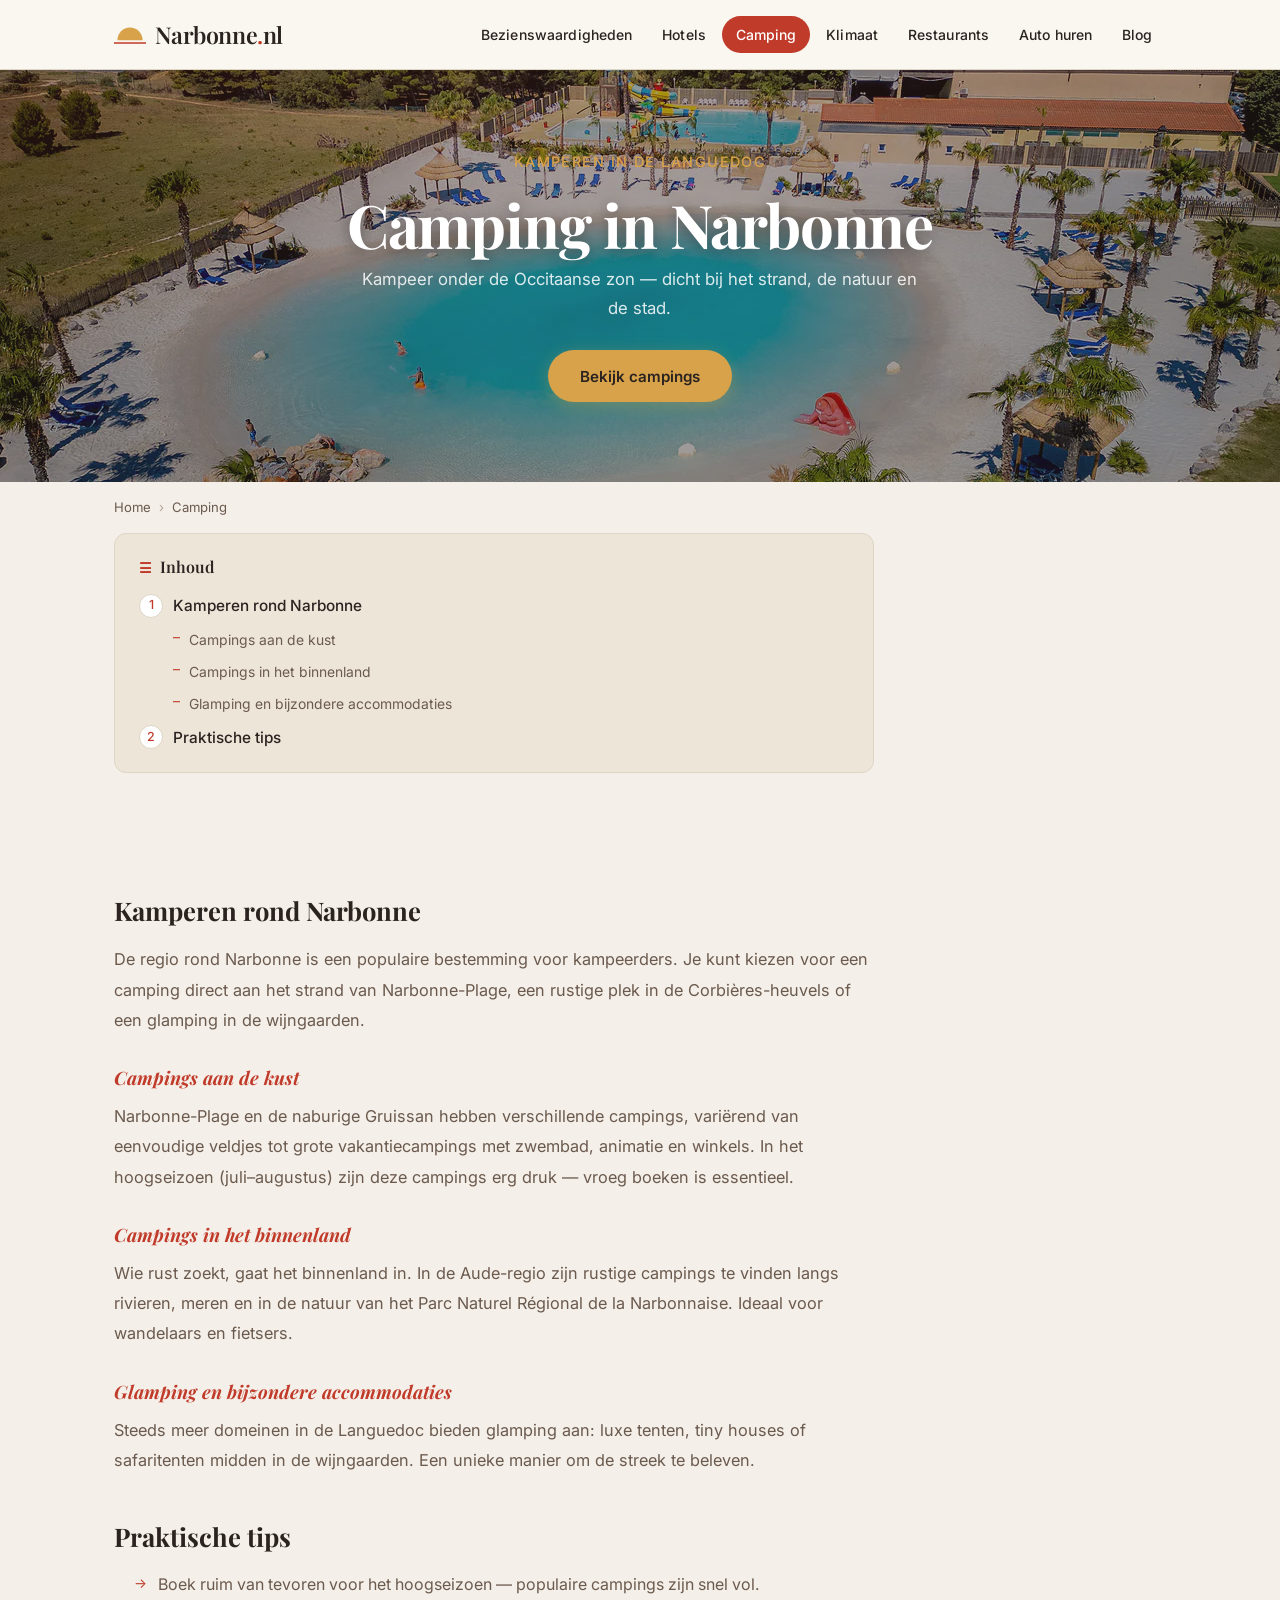
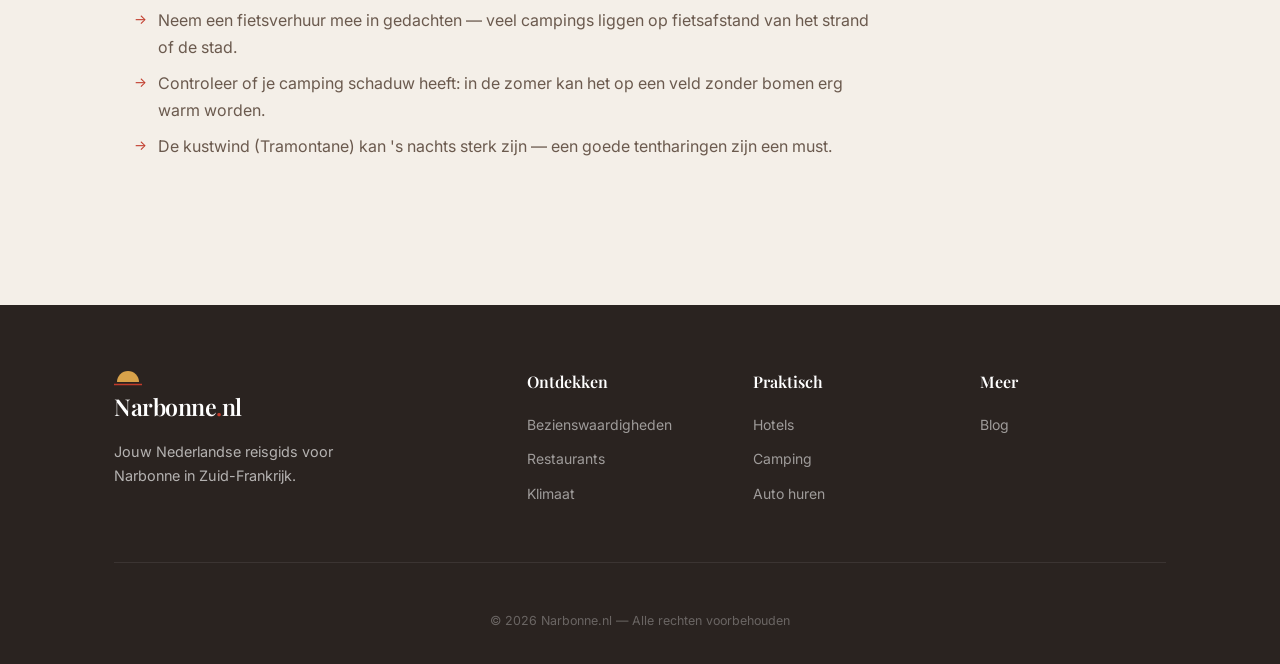
<file: camping.html>
<!DOCTYPE html>
<html lang="nl">
<head>
  <meta charset="UTF-8" />
  <meta name="viewport" content="width=device-width, initial-scale=1.0" />
  <title>Camping Narbonne - Campings in en om Narbonne | Narbonne.nl</title>
  <meta name="description" content="Kamperen in Narbonne? Ontdek de beste campings bij het strand, in de Corbières en rond de stad. Tips voor een geslaagde kampeervakantie in Zuid-Frankrijk." />
  <link rel="canonical" href="https://www.narbonne.nl/camping.html" />
  <link rel="icon" type="image/png" sizes="32x32" href="img/narbonne_favicon-32.png" />
  <link rel="apple-touch-icon" sizes="180x180" href="img/narbonne_favicon-180.png" />
  <link rel="stylesheet" href="css/style.css" />
  <!-- Open Graph -->
  <meta property="og:type" content="website" />
  <meta property="og:locale" content="nl_NL" />
  <meta property="og:site_name" content="Narbonne.nl" />
  <meta property="og:url" content="https://www.narbonne.nl/camping.html" />
  <meta property="og:title" content="Camping Narbonne - Campings in en om Narbonne | Narbonne.nl" />
  <meta property="og:description" content="Kamperen in Narbonne? Ontdek de beste campings bij het strand, in de Corbières en rond de stad. Tips voor een geslaagde kampeervakantie in Zuid-Frankrijk." />
  <meta property="og:image" content="https://www.narbonne.nl/img/camping-narbonne.webp" />
  <meta property="og:image:alt" content="Camping in Narbonne" />
  <!-- Twitter / X -->
  <meta name="twitter:card" content="summary_large_image" />
  <meta name="twitter:title" content="Camping Narbonne - Campings in en om Narbonne | Narbonne.nl" />
  <meta name="twitter:description" content="Kamperen in Narbonne? Ontdek de beste campings bij het strand, in de Corbières en rond de stad. Tips voor een geslaagde kampeervakantie in Zuid-Frankrijk." />
  <meta name="twitter:image" content="https://www.narbonne.nl/img/camping-narbonne.webp" />
  <!-- JSON-LD -->
  <script type="application/ld+json">
  {
    "@context": "https://schema.org",
    "@type": "BreadcrumbList",
    "itemListElement": [
      { "@type": "ListItem", "position": 1, "name": "Home", "item": "https://www.narbonne.nl/" },
      { "@type": "ListItem", "position": 2, "name": "Camping", "item": "https://www.narbonne.nl/camping.html" }
    ]
  }
  </script>
</head>
<body>

  <header class="site-header">
    <div class="container">
      <a href="index.html" class="logo">
        <svg class="logo-icon" width="32" height="20" viewBox="0 0 56 34" xmlns="http://www.w3.org/2000/svg" aria-hidden="true">
          <path d="M6 26 A22 22 0 0 1 50 26" fill="#D8A24A"/>
          <line x1="0" y1="31" x2="56" y2="31" stroke="#C13B2B" stroke-width="3" stroke-linecap="round"/>
        </svg>
        <span class="logo-text">Narbonne<span class="logo-dot">.</span>nl</span>
      </a>
      <button class="nav-toggle" aria-label="Menu openen">&#9776;</button>
      <nav class="site-nav">
        <a href="bezienswaardigheden.html">Bezienswaardigheden</a>
        <a href="hotels.html">Hotels</a>
        <a href="camping.html">Camping</a>
        <a href="klimaat.html">Klimaat</a>
        <a href="restaurants.html">Restaurants</a>
        <a href="auto-huren.html">Auto huren</a>
        <a href="blog/">Blog</a>
      </nav>
    </div>
  </header>

  <div class="page-hero page-hero--img">
    <div class="page-hero-bg">
      <img src="img/camping-narbonne.webp" alt="Camping in Narbonne" />
    </div>
    <div class="page-hero-content">
      <p class="page-hero-sub">Kamperen in de Languedoc</p>
      <h1>Camping in Narbonne</h1>
      <p>Kampeer onder de Occitaanse zon — dicht bij het strand, de natuur en de stad.</p>
      <a href="#content" class="btn">Bekijk campings</a>
    </div>
  </div>

  <main class="container">
    <div id="content"></div>
    <nav class="breadcrumb">
      <a href="index.html">Home</a><span>›</span> Camping
    </nav>

    <nav class="toc" aria-label="Inhoud van deze pagina">
      <p class="toc-title">Inhoud</p>
      <ol>
        <li><a href="#kamperen-rond-narbonne">Kamperen rond Narbonne</a>
          <ul>
            <li><a href="#campings-kust">Campings aan de kust</a></li>
            <li><a href="#campings-binnenland">Campings in het binnenland</a></li>
            <li><a href="#glamping">Glamping en bijzondere accommodaties</a></li>
          </ul>
        </li>
        <li><a href="#praktische-tips">Praktische tips</a></li>
      </ol>
    </nav>

    <section>
      <div class="prose">
        <h2 id="kamperen-rond-narbonne">Kamperen rond Narbonne</h2>
        <p>De regio rond Narbonne is een populaire bestemming voor kampeerders. Je kunt kiezen voor een camping direct aan het strand van Narbonne-Plage, een rustige plek in de Corbières-heuvels of een glamping in de wijngaarden.</p>

        <h3 id="campings-kust">Campings aan de kust</h3>
        <p>Narbonne-Plage en de naburige Gruissan hebben verschillende campings, variërend van eenvoudige veldjes tot grote vakantiecampings met zwembad, animatie en winkels. In het hoogseizoen (juli–augustus) zijn deze campings erg druk — vroeg boeken is essentieel.</p>

        <h3 id="campings-binnenland">Campings in het binnenland</h3>
        <p>Wie rust zoekt, gaat het binnenland in. In de Aude-regio zijn rustige campings te vinden langs rivieren, meren en in de natuur van het Parc Naturel Régional de la Narbonnaise. Ideaal voor wandelaars en fietsers.</p>

        <h3 id="glamping">Glamping en bijzondere accommodaties</h3>
        <p>Steeds meer domeinen in de Languedoc bieden glamping aan: luxe tenten, tiny houses of safaritenten midden in de wijngaarden. Een unieke manier om de streek te beleven.</p>

        <h2 id="praktische-tips">Praktische tips</h2>
        <ul>
          <li>Boek ruim van tevoren voor het hoogseizoen — populaire campings zijn snel vol.</li>
          <li>Neem een fietsverhuur mee in gedachten — veel campings liggen op fietsafstand van het strand of de stad.</li>
          <li>Controleer of je camping schaduw heeft: in de zomer kan het op een veld zonder bomen erg warm worden.</li>
          <li>De kustwind (Tramontane) kan 's nachts sterk zijn — een goede tentharingen zijn een must.</li>
        </ul>
      </div>
    </section>
  </main>

  <footer class="site-footer">
    <div class="container">
      <div class="footer-grid">
        <div class="footer-brand">
          <a href="index.html" class="logo">
            <svg class="logo-icon" width="28" height="17" viewBox="0 0 56 34" xmlns="http://www.w3.org/2000/svg" aria-hidden="true">
              <path d="M6 26 A22 22 0 0 1 50 26" fill="#D8A24A"/>
              <line x1="0" y1="31" x2="56" y2="31" stroke="#C13B2B" stroke-width="3" stroke-linecap="round"/>
            </svg>
            <span class="logo-text">Narbonne<span class="logo-dot">.</span>nl</span>
          </a>
          <p>Jouw Nederlandse reisgids voor Narbonne in Zuid-Frankrijk.</p>
        </div>
        <div><h4>Ontdekken</h4><ul><li><a href="bezienswaardigheden.html">Bezienswaardigheden</a></li><li><a href="restaurants.html">Restaurants</a></li><li><a href="klimaat.html">Klimaat</a></li></ul></div>
        <div><h4>Praktisch</h4><ul><li><a href="hotels.html">Hotels</a></li><li><a href="camping.html">Camping</a></li><li><a href="auto-huren.html">Auto huren</a></li></ul></div>
        <div><h4>Meer</h4><ul><li><a href="blog/">Blog</a></li></ul></div>
      </div>
      <p class="footer-copy">&copy; 2026 Narbonne.nl &mdash; Alle rechten voorbehouden</p>
    </div>
  </footer>

  <script src="js/main.js"></script>
</body>
</html>
</file>
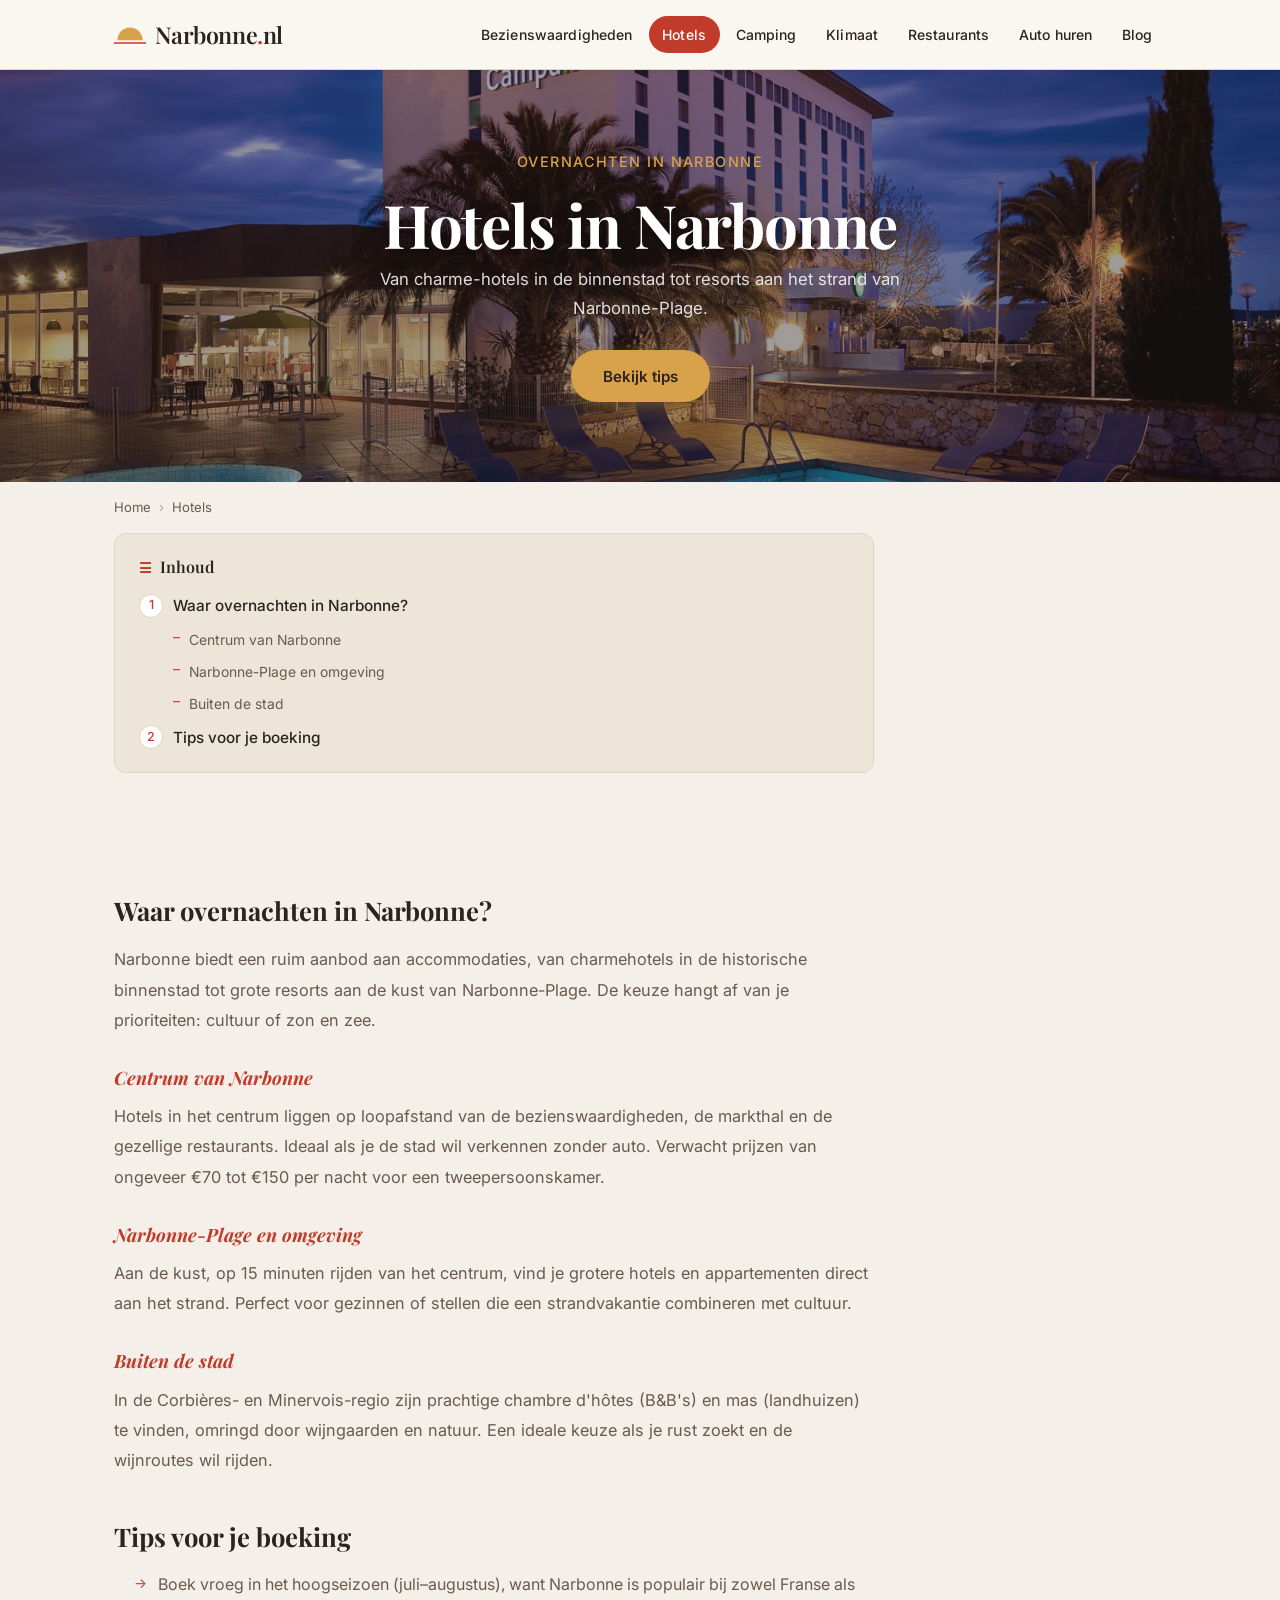
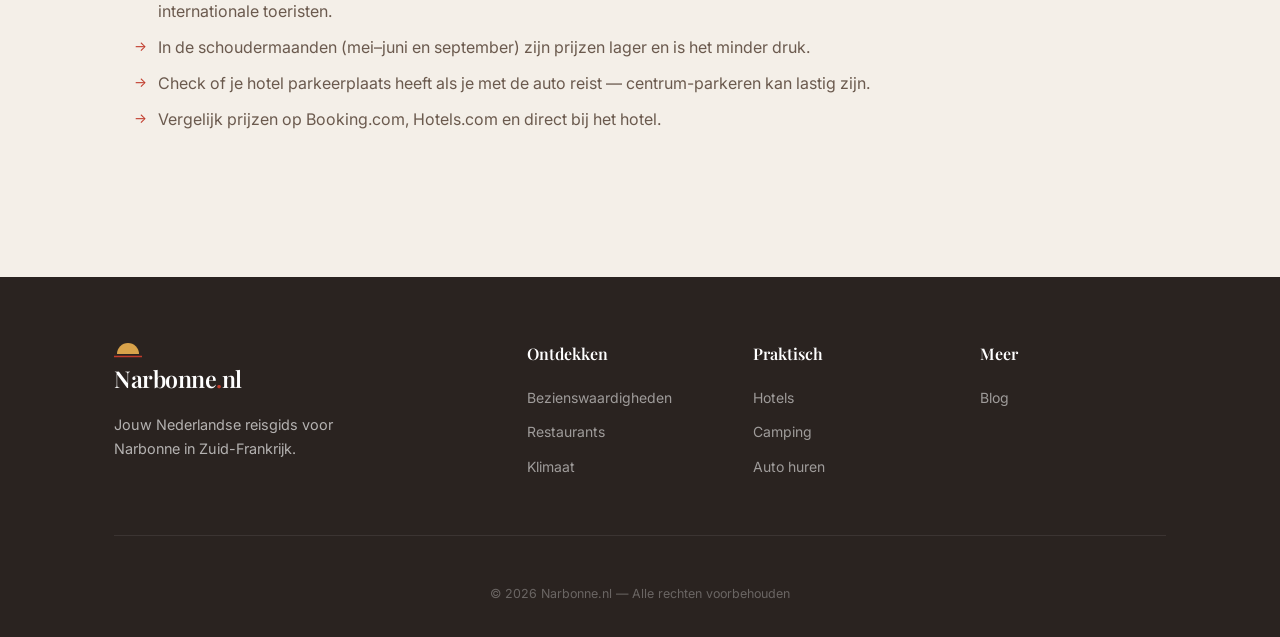
<file: hotels.html>
<!DOCTYPE html>
<html lang="nl">
<head>
  <meta charset="UTF-8" />
  <meta name="viewport" content="width=device-width, initial-scale=1.0" />
  <title>Hotels Narbonne - Overnachten in Narbonne | Narbonne.nl</title>
  <meta name="description" content="De beste hotels in Narbonne: van goedkope kamers tot luxe verblijven. Tips voor overnachten in het centrum, aan het strand of in de natuur." />
  <link rel="canonical" href="https://www.narbonne.nl/hotels.html" />
  <link rel="icon" type="image/png" sizes="32x32" href="img/narbonne_favicon-32.png" />
  <link rel="apple-touch-icon" sizes="180x180" href="img/narbonne_favicon-180.png" />
  <link rel="stylesheet" href="css/style.css" />
  <!-- Open Graph -->
  <meta property="og:type" content="website" />
  <meta property="og:locale" content="nl_NL" />
  <meta property="og:site_name" content="Narbonne.nl" />
  <meta property="og:url" content="https://www.narbonne.nl/hotels.html" />
  <meta property="og:title" content="Hotels Narbonne - Overnachten in Narbonne | Narbonne.nl" />
  <meta property="og:description" content="De beste hotels in Narbonne: van goedkope kamers tot luxe verblijven. Tips voor overnachten in het centrum, aan het strand of in de natuur." />
  <meta property="og:image" content="https://www.narbonne.nl/img/hotels-narbonne.jpg" />
  <meta property="og:image:alt" content="Hotels in Narbonne" />
  <!-- Twitter / X -->
  <meta name="twitter:card" content="summary_large_image" />
  <meta name="twitter:title" content="Hotels Narbonne - Overnachten in Narbonne | Narbonne.nl" />
  <meta name="twitter:description" content="De beste hotels in Narbonne: van goedkope kamers tot luxe verblijven. Tips voor overnachten in het centrum, aan het strand of in de natuur." />
  <meta name="twitter:image" content="https://www.narbonne.nl/img/hotels-narbonne.jpg" />
  <!-- JSON-LD -->
  <script type="application/ld+json">
  {
    "@context": "https://schema.org",
    "@type": "BreadcrumbList",
    "itemListElement": [
      { "@type": "ListItem", "position": 1, "name": "Home", "item": "https://www.narbonne.nl/" },
      { "@type": "ListItem", "position": 2, "name": "Hotels", "item": "https://www.narbonne.nl/hotels.html" }
    ]
  }
  </script>
</head>
<body>

  <header class="site-header">
    <div class="container">
      <a href="index.html" class="logo">
        <svg class="logo-icon" width="32" height="20" viewBox="0 0 56 34" xmlns="http://www.w3.org/2000/svg" aria-hidden="true">
          <path d="M6 26 A22 22 0 0 1 50 26" fill="#D8A24A"/>
          <line x1="0" y1="31" x2="56" y2="31" stroke="#C13B2B" stroke-width="3" stroke-linecap="round"/>
        </svg>
        <span class="logo-text">Narbonne<span class="logo-dot">.</span>nl</span>
      </a>
      <button class="nav-toggle" aria-label="Menu openen">&#9776;</button>
      <nav class="site-nav">
        <a href="bezienswaardigheden.html">Bezienswaardigheden</a>
        <a href="hotels.html">Hotels</a>
        <a href="camping.html">Camping</a>
        <a href="klimaat.html">Klimaat</a>
        <a href="restaurants.html">Restaurants</a>
        <a href="auto-huren.html">Auto huren</a>
        <a href="blog/">Blog</a>
      </nav>
    </div>
  </header>

  <div class="page-hero page-hero--img">
    <div class="page-hero-bg">
      <img src="img/hotels-narbonne.jpg" alt="Canal de la Robine, Narbonne" />
    </div>
    <div class="page-hero-content">
      <p class="page-hero-sub">Overnachten in Narbonne</p>
      <h1>Hotels in Narbonne</h1>
      <p>Van charme-hotels in de binnenstad tot resorts aan het strand van Narbonne-Plage.</p>
      <a href="#content" class="btn">Bekijk tips</a>
    </div>
  </div>

  <main class="container">
    <div id="content"></div>
    <nav class="breadcrumb">
      <a href="index.html">Home</a><span>›</span> Hotels
    </nav>

    <nav class="toc" aria-label="Inhoud van deze pagina">
      <p class="toc-title">Inhoud</p>
      <ol>
        <li><a href="#waar-overnachten">Waar overnachten in Narbonne?</a>
          <ul>
            <li><a href="#centrum">Centrum van Narbonne</a></li>
            <li><a href="#narbonne-plage">Narbonne-Plage en omgeving</a></li>
            <li><a href="#buiten-de-stad">Buiten de stad</a></li>
          </ul>
        </li>
        <li><a href="#tips-boeking">Tips voor je boeking</a></li>
      </ol>
    </nav>

    <section>
      <div class="prose">
        <h2 id="waar-overnachten">Waar overnachten in Narbonne?</h2>
        <p>Narbonne biedt een ruim aanbod aan accommodaties, van charmehotels in de historische binnenstad tot grote resorts aan de kust van Narbonne-Plage. De keuze hangt af van je prioriteiten: cultuur of zon en zee.</p>

        <h3 id="centrum">Centrum van Narbonne</h3>
        <p>Hotels in het centrum liggen op loopafstand van de bezienswaardigheden, de markthal en de gezellige restaurants. Ideaal als je de stad wil verkennen zonder auto. Verwacht prijzen van ongeveer €70 tot €150 per nacht voor een tweepersoonskamer.</p>

        <h3 id="narbonne-plage">Narbonne-Plage en omgeving</h3>
        <p>Aan de kust, op 15 minuten rijden van het centrum, vind je grotere hotels en appartementen direct aan het strand. Perfect voor gezinnen of stellen die een strandvakantie combineren met cultuur.</p>

        <h3 id="buiten-de-stad">Buiten de stad</h3>
        <p>In de Corbières- en Minervois-regio zijn prachtige chambre d'hôtes (B&B's) en mas (landhuizen) te vinden, omringd door wijngaarden en natuur. Een ideale keuze als je rust zoekt en de wijnroutes wil rijden.</p>

        <h2 id="tips-boeking">Tips voor je boeking</h2>
        <ul>
          <li>Boek vroeg in het hoogseizoen (juli–augustus), want Narbonne is populair bij zowel Franse als internationale toeristen.</li>
          <li>In de schoudermaanden (mei–juni en september) zijn prijzen lager en is het minder druk.</li>
          <li>Check of je hotel parkeerplaats heeft als je met de auto reist — centrum-parkeren kan lastig zijn.</li>
          <li>Vergelijk prijzen op Booking.com, Hotels.com en direct bij het hotel.</li>
        </ul>
      </div>
    </section>
  </main>

  <footer class="site-footer">
    <div class="container">
      <div class="footer-grid">
        <div class="footer-brand">
          <a href="index.html" class="logo">
            <svg class="logo-icon" width="28" height="17" viewBox="0 0 56 34" xmlns="http://www.w3.org/2000/svg" aria-hidden="true">
              <path d="M6 26 A22 22 0 0 1 50 26" fill="#D8A24A"/>
              <line x1="0" y1="31" x2="56" y2="31" stroke="#C13B2B" stroke-width="3" stroke-linecap="round"/>
            </svg>
            <span class="logo-text">Narbonne<span class="logo-dot">.</span>nl</span>
          </a>
          <p>Jouw Nederlandse reisgids voor Narbonne in Zuid-Frankrijk.</p>
        </div>
        <div><h4>Ontdekken</h4><ul><li><a href="bezienswaardigheden.html">Bezienswaardigheden</a></li><li><a href="restaurants.html">Restaurants</a></li><li><a href="klimaat.html">Klimaat</a></li></ul></div>
        <div><h4>Praktisch</h4><ul><li><a href="hotels.html">Hotels</a></li><li><a href="camping.html">Camping</a></li><li><a href="auto-huren.html">Auto huren</a></li></ul></div>
        <div><h4>Meer</h4><ul><li><a href="blog/">Blog</a></li></ul></div>
      </div>
      <p class="footer-copy">&copy; 2026 Narbonne.nl &mdash; Alle rechten voorbehouden</p>
    </div>
  </footer>

  <script src="js/main.js"></script>
</body>
</html>
</file>
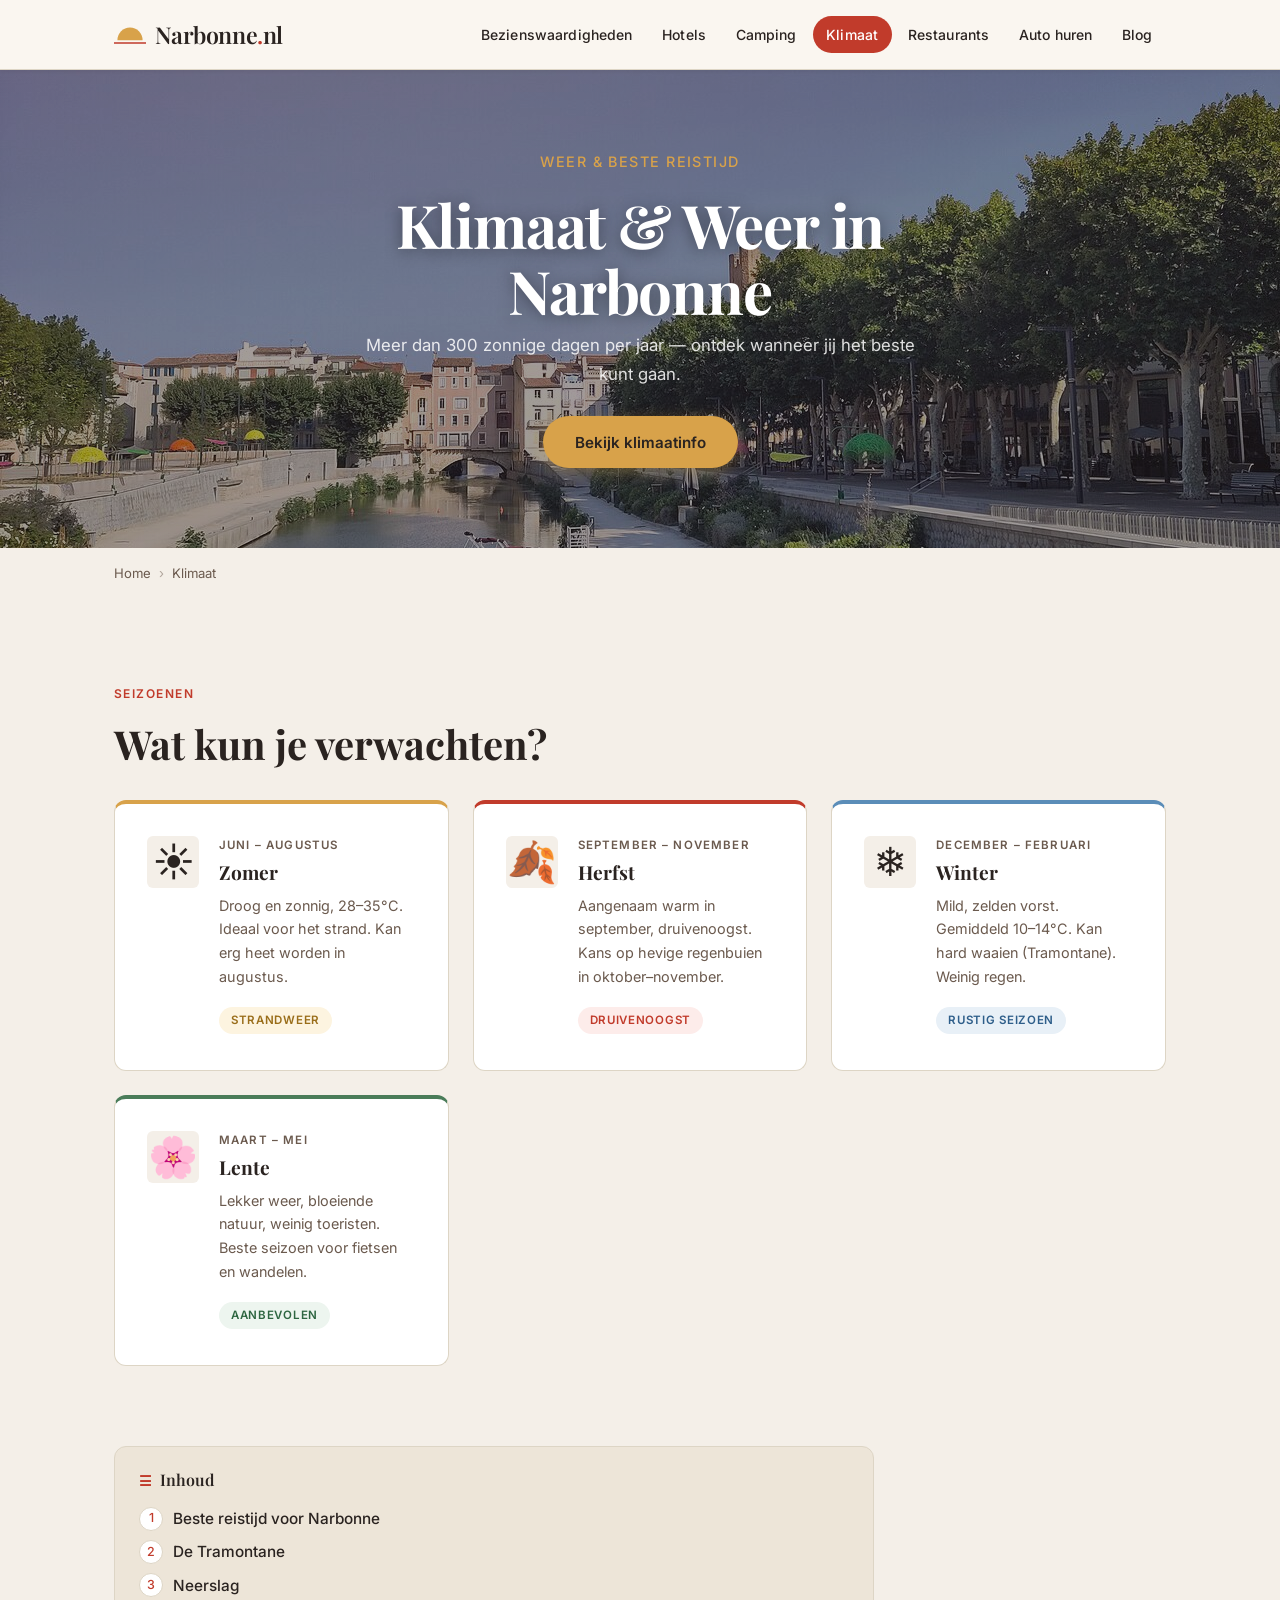
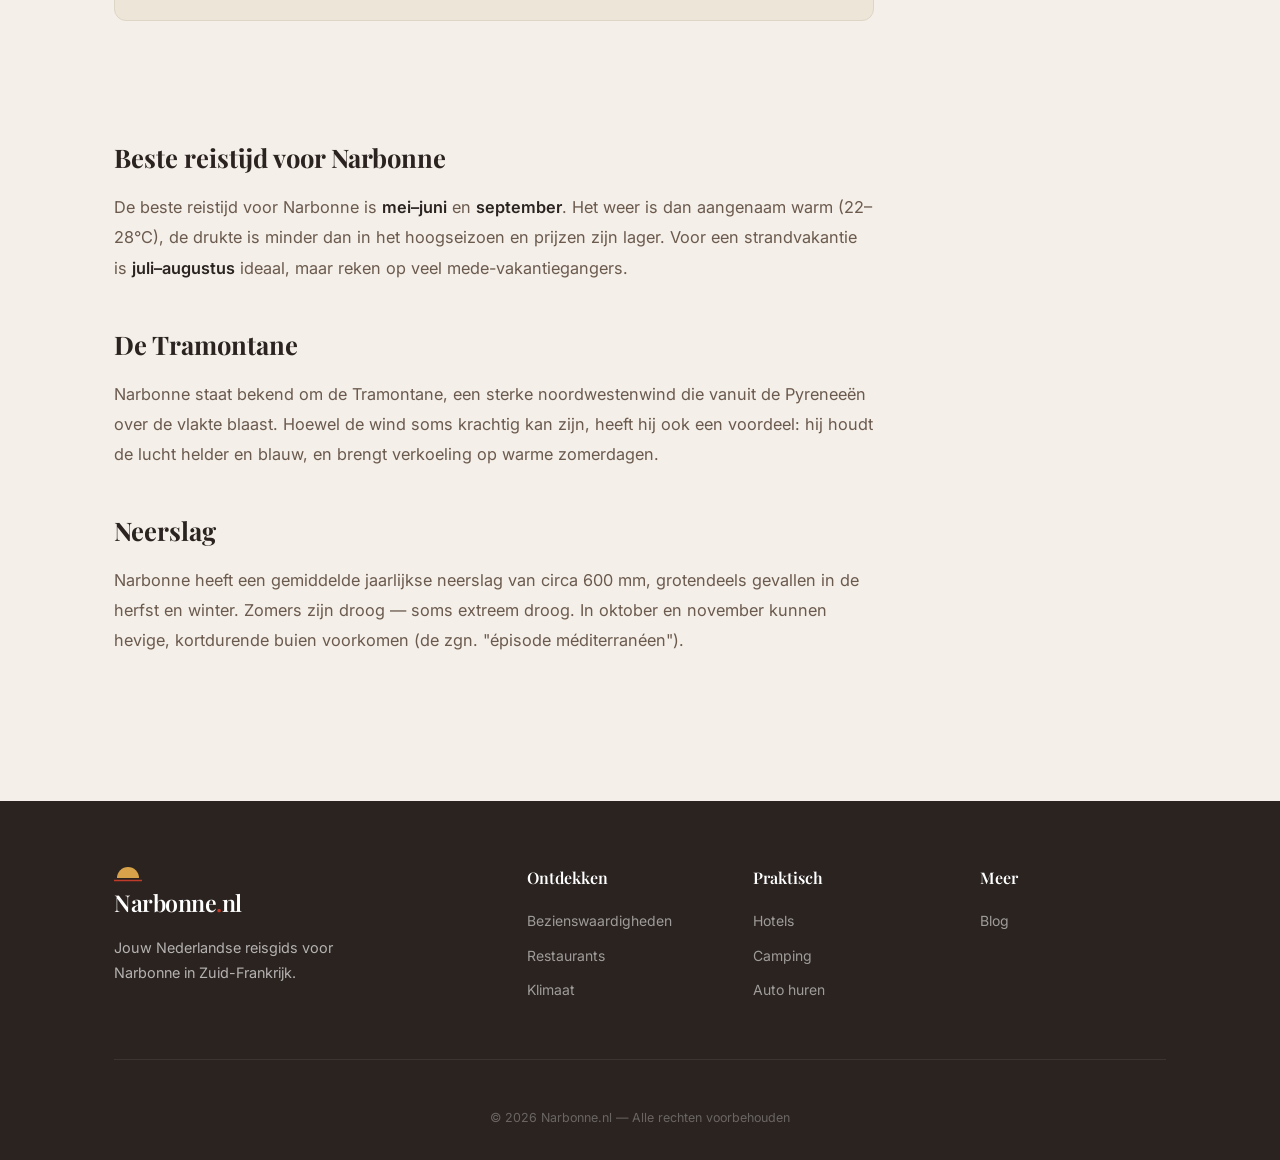
<file: klimaat.html>
<!DOCTYPE html>
<html lang="nl">
<head>
  <meta charset="UTF-8" />
  <meta name="viewport" content="width=device-width, initial-scale=1.0" />
  <title>Klimaat Narbonne - Weer & Beste Reistijd | Narbonne.nl</title>
  <meta name="description" content="Het klimaat van Narbonne: meer dan 300 zonuren per jaar. Ontdek wanneer de beste reistijd is en wat het weer doet per seizoen in Zuid-Frankrijk." />
  <link rel="canonical" href="https://www.narbonne.nl/klimaat.html" />
  <link rel="icon" type="image/png" sizes="32x32" href="img/narbonne_favicon-32.png" />
  <link rel="apple-touch-icon" sizes="180x180" href="img/narbonne_favicon-180.png" />
  <link rel="stylesheet" href="css/style.css" />
  <!-- Open Graph -->
  <meta property="og:type" content="website" />
  <meta property="og:locale" content="nl_NL" />
  <meta property="og:site_name" content="Narbonne.nl" />
  <meta property="og:url" content="https://www.narbonne.nl/klimaat.html" />
  <meta property="og:title" content="Klimaat Narbonne - Weer & Beste Reistijd | Narbonne.nl" />
  <meta property="og:description" content="Het klimaat van Narbonne: meer dan 300 zonuren per jaar. Ontdek wanneer de beste reistijd is en wat het weer doet per seizoen in Zuid-Frankrijk." />
  <meta property="og:image" content="https://www.narbonne.nl/img/canal-de-la-robine-narbonne.jpg" />
  <meta property="og:image:alt" content="Canal de la Robine, Narbonne" />
  <!-- Twitter / X -->
  <meta name="twitter:card" content="summary_large_image" />
  <meta name="twitter:title" content="Klimaat Narbonne - Weer & Beste Reistijd | Narbonne.nl" />
  <meta name="twitter:description" content="Het klimaat van Narbonne: meer dan 300 zonuren per jaar. Ontdek wanneer de beste reistijd is en wat het weer doet per seizoen in Zuid-Frankrijk." />
  <meta name="twitter:image" content="https://www.narbonne.nl/img/canal-de-la-robine-narbonne.jpg" />
  <!-- JSON-LD -->
  <script type="application/ld+json">
  {
    "@context": "https://schema.org",
    "@type": "BreadcrumbList",
    "itemListElement": [
      { "@type": "ListItem", "position": 1, "name": "Home", "item": "https://www.narbonne.nl/" },
      { "@type": "ListItem", "position": 2, "name": "Klimaat", "item": "https://www.narbonne.nl/klimaat.html" }
    ]
  }
  </script>
</head>
<body>

  <header class="site-header">
    <div class="container">
      <a href="index.html" class="logo">
        <svg class="logo-icon" width="32" height="20" viewBox="0 0 56 34" xmlns="http://www.w3.org/2000/svg" aria-hidden="true">
          <path d="M6 26 A22 22 0 0 1 50 26" fill="#D8A24A"/>
          <line x1="0" y1="31" x2="56" y2="31" stroke="#C13B2B" stroke-width="3" stroke-linecap="round"/>
        </svg>
        <span class="logo-text">Narbonne<span class="logo-dot">.</span>nl</span>
      </a>
      <button class="nav-toggle" aria-label="Menu openen">&#9776;</button>
      <nav class="site-nav">
        <a href="bezienswaardigheden.html">Bezienswaardigheden</a>
        <a href="hotels.html">Hotels</a>
        <a href="camping.html">Camping</a>
        <a href="klimaat.html">Klimaat</a>
        <a href="restaurants.html">Restaurants</a>
        <a href="auto-huren.html">Auto huren</a>
        <a href="blog/">Blog</a>
      </nav>
    </div>
  </header>

  <div class="page-hero page-hero--img">
    <div class="page-hero-bg">
      <img src="img/canal-de-la-robine-narbonne.jpg" alt="Canal de la Robine, Narbonne" />
    </div>
    <div class="page-hero-content">
      <p class="page-hero-sub">Weer &amp; beste reistijd</p>
      <h1>Klimaat &amp; Weer in Narbonne</h1>
      <p>Meer dan 300 zonnige dagen per jaar — ontdek wanneer jij het beste kunt gaan.</p>
      <a href="#content" class="btn">Bekijk klimaatinfo</a>
    </div>
  </div>

  <main class="container">
    <div id="content"></div>
    <nav class="breadcrumb">
      <a href="index.html">Home</a><span>›</span> Klimaat
    </nav>

    <section>
      <span class="section-label">Seizoenen</span>
      <h2 class="section-heading">Wat kun je verwachten?</h2>
      <div class="season-grid">

        <div class="season-card season-zomer">
          <div class="season-icon">☀️</div>
          <div class="season-body">
            <div class="season-period">Juni – Augustus</div>
            <h3>Zomer</h3>
            <p>Droog en zonnig, 28–35°C. Ideaal voor het strand. Kan erg heet worden in augustus.</p>
            <span class="season-tag">Strandweer</span>
          </div>
        </div>

        <div class="season-card season-herfst">
          <div class="season-icon">🍂</div>
          <div class="season-body">
            <div class="season-period">September – November</div>
            <h3>Herfst</h3>
            <p>Aangenaam warm in september, druivenoogst. Kans op hevige regenbuien in oktober–november.</p>
            <span class="season-tag">Druivenoogst</span>
          </div>
        </div>

        <div class="season-card season-winter">
          <div class="season-icon">❄️</div>
          <div class="season-body">
            <div class="season-period">December – Februari</div>
            <h3>Winter</h3>
            <p>Mild, zelden vorst. Gemiddeld 10–14°C. Kan hard waaien (Tramontane). Weinig regen.</p>
            <span class="season-tag">Rustig seizoen</span>
          </div>
        </div>

        <div class="season-card season-lente">
          <div class="season-icon">🌸</div>
          <div class="season-body">
            <div class="season-period">Maart – Mei</div>
            <h3>Lente</h3>
            <p>Lekker weer, bloeiende natuur, weinig toeristen. Beste seizoen voor fietsen en wandelen.</p>
            <span class="season-tag">Aanbevolen</span>
          </div>
        </div>

      </div>
    </section>

    <nav class="toc" aria-label="Inhoud van deze pagina">
      <p class="toc-title">Inhoud</p>
      <ol>
        <li><a href="#beste-reistijd">Beste reistijd voor Narbonne</a></li>
        <li><a href="#tramontane">De Tramontane</a></li>
        <li><a href="#neerslag">Neerslag</a></li>
      </ol>
    </nav>

    <section>
      <div class="prose">
        <h2 id="beste-reistijd">Beste reistijd voor Narbonne</h2>
        <p>De beste reistijd voor Narbonne is <strong>mei–juni</strong> en <strong>september</strong>. Het weer is dan aangenaam warm (22–28°C), de drukte is minder dan in het hoogseizoen en prijzen zijn lager. Voor een strandvakantie is <strong>juli–augustus</strong> ideaal, maar reken op veel mede-vakantiegangers.</p>

        <h2 id="tramontane">De Tramontane</h2>
        <p>Narbonne staat bekend om de Tramontane, een sterke noordwestenwind die vanuit de Pyreneeën over de vlakte blaast. Hoewel de wind soms krachtig kan zijn, heeft hij ook een voordeel: hij houdt de lucht helder en blauw, en brengt verkoeling op warme zomerdagen.</p>

        <h2 id="neerslag">Neerslag</h2>
        <p>Narbonne heeft een gemiddelde jaarlijkse neerslag van circa 600 mm, grotendeels gevallen in de herfst en winter. Zomers zijn droog — soms extreem droog. In oktober en november kunnen hevige, kortdurende buien voorkomen (de zgn. "épisode méditerranéen").</p>
      </div>
    </section>
  </main>

  <footer class="site-footer">
    <div class="container">
      <div class="footer-grid">
        <div class="footer-brand">
          <a href="index.html" class="logo">
            <svg class="logo-icon" width="28" height="17" viewBox="0 0 56 34" xmlns="http://www.w3.org/2000/svg" aria-hidden="true">
              <path d="M6 26 A22 22 0 0 1 50 26" fill="#D8A24A"/>
              <line x1="0" y1="31" x2="56" y2="31" stroke="#C13B2B" stroke-width="3" stroke-linecap="round"/>
            </svg>
            <span class="logo-text">Narbonne<span class="logo-dot">.</span>nl</span>
          </a>
          <p>Jouw Nederlandse reisgids voor Narbonne in Zuid-Frankrijk.</p>
        </div>
        <div><h4>Ontdekken</h4><ul><li><a href="bezienswaardigheden.html">Bezienswaardigheden</a></li><li><a href="restaurants.html">Restaurants</a></li><li><a href="klimaat.html">Klimaat</a></li></ul></div>
        <div><h4>Praktisch</h4><ul><li><a href="hotels.html">Hotels</a></li><li><a href="camping.html">Camping</a></li><li><a href="auto-huren.html">Auto huren</a></li></ul></div>
        <div><h4>Meer</h4><ul><li><a href="blog/">Blog</a></li></ul></div>
      </div>
      <p class="footer-copy">&copy; 2026 Narbonne.nl &mdash; Alle rechten voorbehouden</p>
    </div>
  </footer>

  <script src="js/main.js"></script>
</body>
</html>
</file>
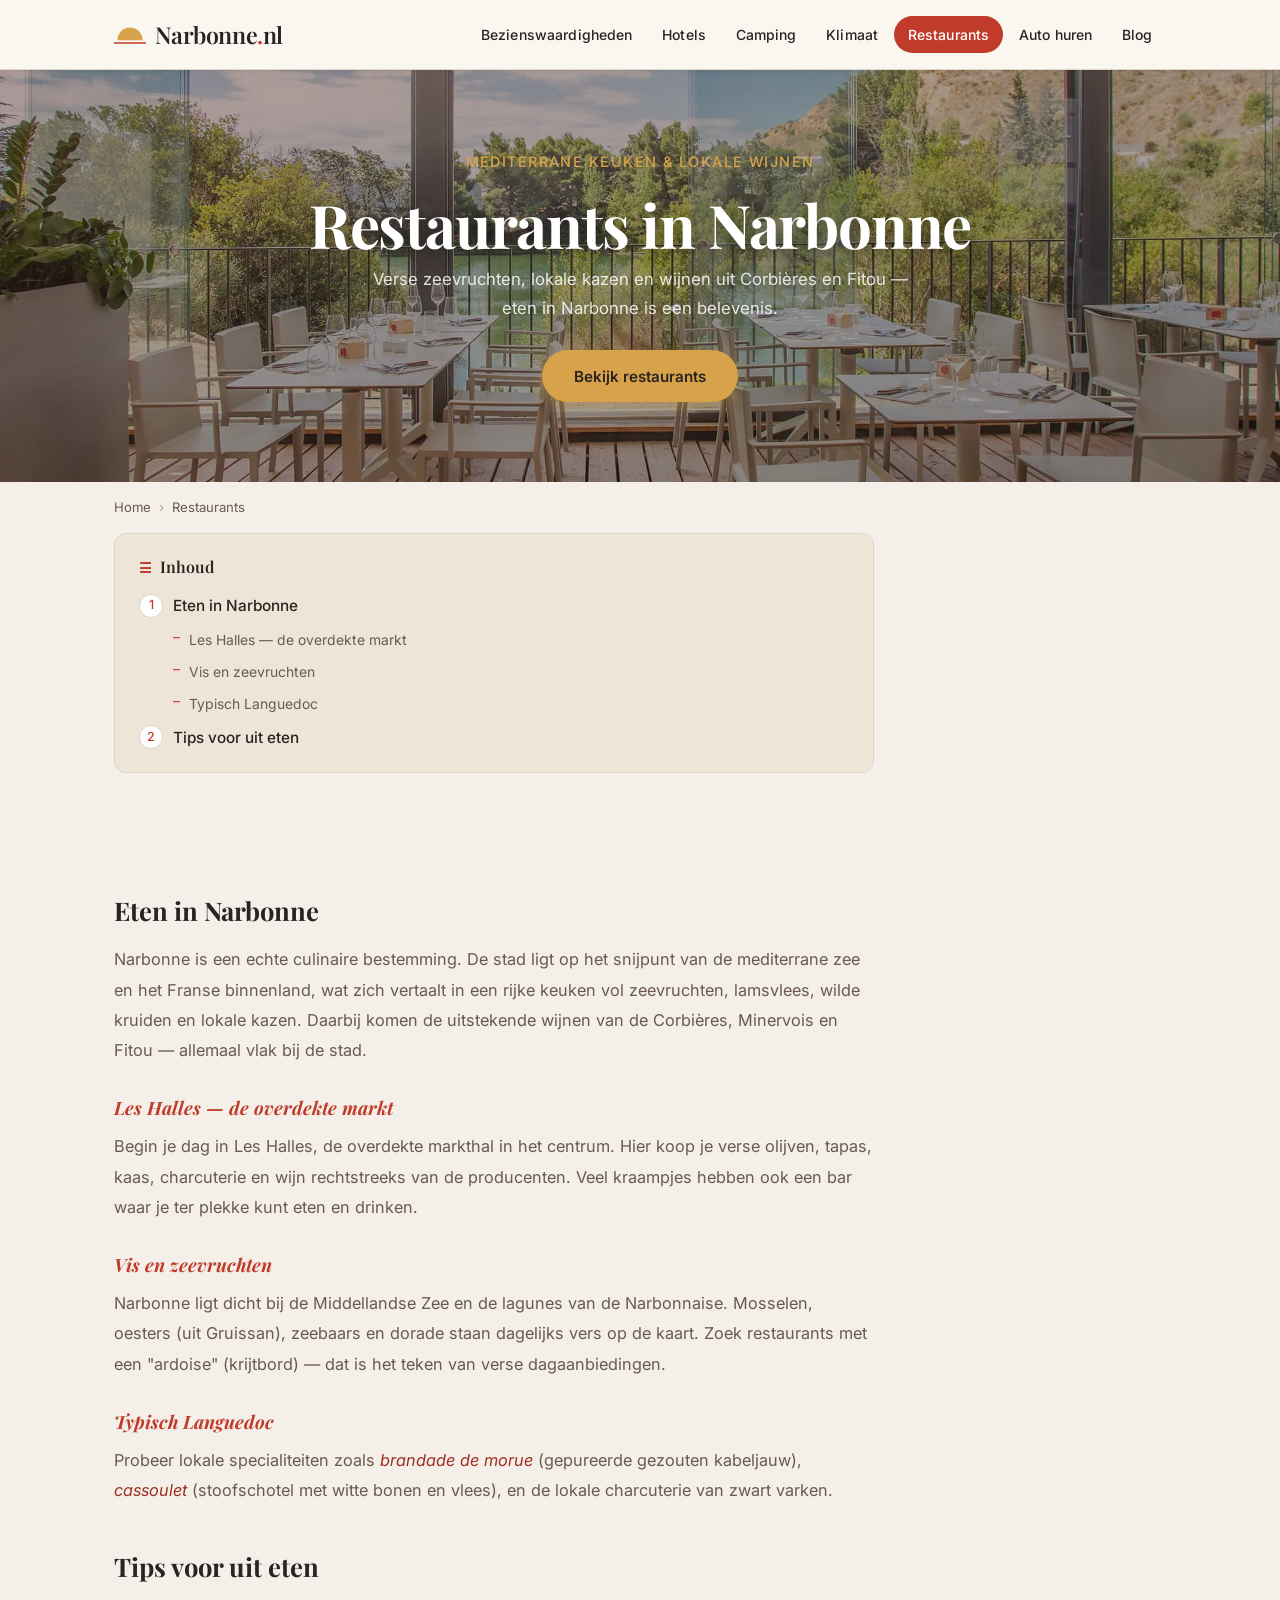
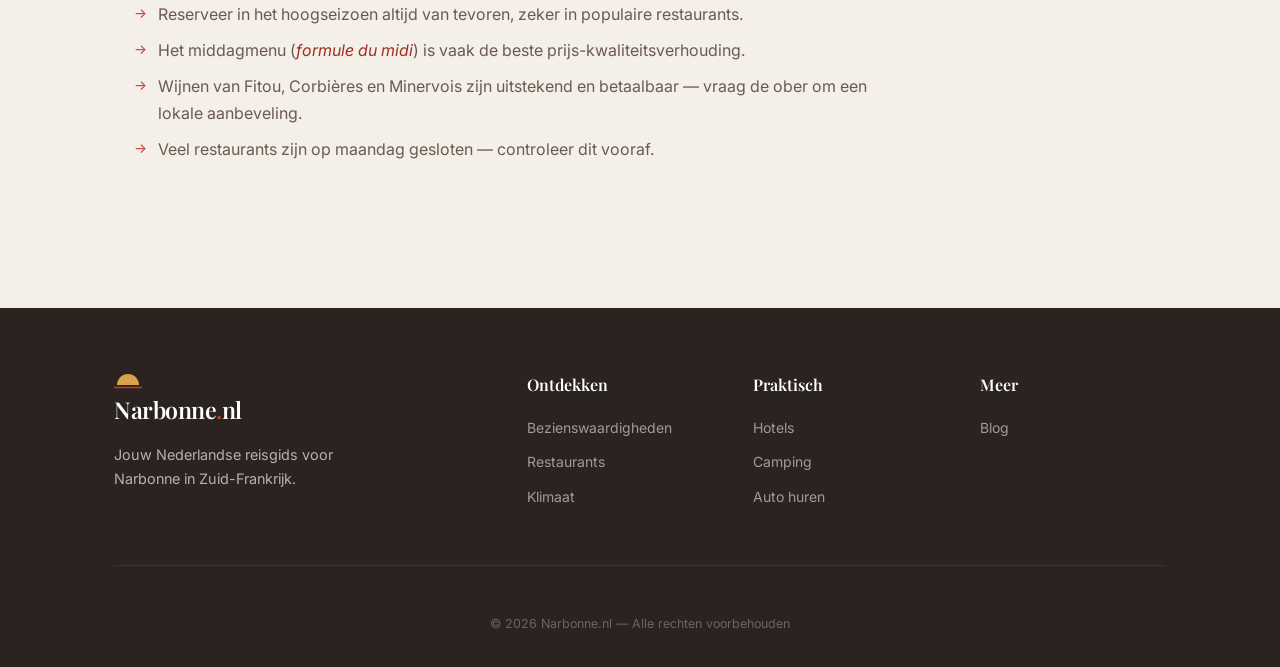
<file: restaurants.html>
<!DOCTYPE html>
<html lang="nl">
<head>
  <meta charset="UTF-8" />
  <meta name="viewport" content="width=device-width, initial-scale=1.0" />
  <title>Restaurants Narbonne - Eten & Drinken in Narbonne | Narbonne.nl</title>
  <meta name="description" content="De beste restaurants in Narbonne: mediterrane keuken, verse zeevruchten, lokale wijnen en meer. Tips voor eten en drinken in het hart van de Languedoc." />
  <link rel="canonical" href="https://www.narbonne.nl/restaurants.html" />
  <link rel="icon" type="image/png" sizes="32x32" href="img/narbonne_favicon-32.png" />
  <link rel="apple-touch-icon" sizes="180x180" href="img/narbonne_favicon-180.png" />
  <link rel="stylesheet" href="css/style.css" />
  <!-- Open Graph -->
  <meta property="og:type" content="website" />
  <meta property="og:locale" content="nl_NL" />
  <meta property="og:site_name" content="Narbonne.nl" />
  <meta property="og:url" content="https://www.narbonne.nl/restaurants.html" />
  <meta property="og:title" content="Restaurants Narbonne - Eten & Drinken in Narbonne | Narbonne.nl" />
  <meta property="og:description" content="De beste restaurants in Narbonne: mediterrane keuken, verse zeevruchten, lokale wijnen en meer. Tips voor eten en drinken in het hart van de Languedoc." />
  <meta property="og:image" content="https://www.narbonne.nl/img/restaurants-narbonne.webp" />
  <meta property="og:image:alt" content="Restaurants in Narbonne" />
  <!-- Twitter / X -->
  <meta name="twitter:card" content="summary_large_image" />
  <meta name="twitter:title" content="Restaurants Narbonne - Eten & Drinken in Narbonne | Narbonne.nl" />
  <meta name="twitter:description" content="De beste restaurants in Narbonne: mediterrane keuken, verse zeevruchten, lokale wijnen en meer. Tips voor eten en drinken in het hart van de Languedoc." />
  <meta name="twitter:image" content="https://www.narbonne.nl/img/restaurants-narbonne.webp" />
  <!-- JSON-LD -->
  <script type="application/ld+json">
  {
    "@context": "https://schema.org",
    "@type": "BreadcrumbList",
    "itemListElement": [
      { "@type": "ListItem", "position": 1, "name": "Home", "item": "https://www.narbonne.nl/" },
      { "@type": "ListItem", "position": 2, "name": "Restaurants", "item": "https://www.narbonne.nl/restaurants.html" }
    ]
  }
  </script>
</head>
<body>

  <header class="site-header">
    <div class="container">
      <a href="index.html" class="logo">
        <svg class="logo-icon" width="32" height="20" viewBox="0 0 56 34" xmlns="http://www.w3.org/2000/svg" aria-hidden="true">
          <path d="M6 26 A22 22 0 0 1 50 26" fill="#D8A24A"/>
          <line x1="0" y1="31" x2="56" y2="31" stroke="#C13B2B" stroke-width="3" stroke-linecap="round"/>
        </svg>
        <span class="logo-text">Narbonne<span class="logo-dot">.</span>nl</span>
      </a>
      <button class="nav-toggle" aria-label="Menu openen">&#9776;</button>
      <nav class="site-nav">
        <a href="bezienswaardigheden.html">Bezienswaardigheden</a>
        <a href="hotels.html">Hotels</a>
        <a href="camping.html">Camping</a>
        <a href="klimaat.html">Klimaat</a>
        <a href="restaurants.html">Restaurants</a>
        <a href="auto-huren.html">Auto huren</a>
        <a href="blog/">Blog</a>
      </nav>
    </div>
  </header>

  <div class="page-hero page-hero--img">
    <div class="page-hero-bg">
      <img src="img/restaurants-narbonne.webp" alt="Canal de la Robine, Narbonne" />
    </div>
    <div class="page-hero-content">
      <p class="page-hero-sub">Mediterrane keuken &amp; lokale wijnen</p>
      <h1>Restaurants in Narbonne</h1>
      <p>Verse zeevruchten, lokale kazen en wijnen uit Corbières en Fitou — eten in Narbonne is een belevenis.</p>
      <a href="#content" class="btn">Bekijk restaurants</a>
    </div>
  </div>

  <main class="container">
    <div id="content"></div>
    <nav class="breadcrumb">
      <a href="index.html">Home</a><span>›</span> Restaurants
    </nav>

    <nav class="toc" aria-label="Inhoud van deze pagina">
      <p class="toc-title">Inhoud</p>
      <ol>
        <li><a href="#eten-in-narbonne">Eten in Narbonne</a>
          <ul>
            <li><a href="#les-halles">Les Halles — de overdekte markt</a></li>
            <li><a href="#vis-en-zeevruchten">Vis en zeevruchten</a></li>
            <li><a href="#typisch-languedoc">Typisch Languedoc</a></li>
          </ul>
        </li>
        <li><a href="#tips-uit-eten">Tips voor uit eten</a></li>
      </ol>
    </nav>

    <section>
      <div class="prose">
        <h2 id="eten-in-narbonne">Eten in Narbonne</h2>
        <p>Narbonne is een echte culinaire bestemming. De stad ligt op het snijpunt van de mediterrane zee en het Franse binnenland, wat zich vertaalt in een rijke keuken vol zeevruchten, lamsvlees, wilde kruiden en lokale kazen. Daarbij komen de uitstekende wijnen van de Corbières, Minervois en Fitou — allemaal vlak bij de stad.</p>

        <h3 id="les-halles">Les Halles — de overdekte markt</h3>
        <p>Begin je dag in Les Halles, de overdekte markthal in het centrum. Hier koop je verse olijven, tapas, kaas, charcuterie en wijn rechtstreeks van de producenten. Veel kraampjes hebben ook een bar waar je ter plekke kunt eten en drinken.</p>

        <h3 id="vis-en-zeevruchten">Vis en zeevruchten</h3>
        <p>Narbonne ligt dicht bij de Middellandse Zee en de lagunes van de Narbonnaise. Mosselen, oesters (uit Gruissan), zeebaars en dorade staan dagelijks vers op de kaart. Zoek restaurants met een "ardoise" (krijtbord) — dat is het teken van verse dagaanbiedingen.</p>

        <h3 id="typisch-languedoc">Typisch Languedoc</h3>
        <p>Probeer lokale specialiteiten zoals <em>brandade de morue</em> (gepureerde gezouten kabeljauw), <em>cassoulet</em> (stoofschotel met witte bonen en vlees), en de lokale charcuterie van zwart varken.</p>

        <h2 id="tips-uit-eten">Tips voor uit eten</h2>
        <ul>
          <li>Reserveer in het hoogseizoen altijd van tevoren, zeker in populaire restaurants.</li>
          <li>Het middagmenu (<em>formule du midi</em>) is vaak de beste prijs-kwaliteitsverhouding.</li>
          <li>Wijnen van Fitou, Corbières en Minervois zijn uitstekend en betaalbaar — vraag de ober om een lokale aanbeveling.</li>
          <li>Veel restaurants zijn op maandag gesloten — controleer dit vooraf.</li>
        </ul>
      </div>
    </section>
  </main>

  <footer class="site-footer">
    <div class="container">
      <div class="footer-grid">
        <div class="footer-brand">
          <a href="index.html" class="logo">
            <svg class="logo-icon" width="28" height="17" viewBox="0 0 56 34" xmlns="http://www.w3.org/2000/svg" aria-hidden="true">
              <path d="M6 26 A22 22 0 0 1 50 26" fill="#D8A24A"/>
              <line x1="0" y1="31" x2="56" y2="31" stroke="#C13B2B" stroke-width="3" stroke-linecap="round"/>
            </svg>
            <span class="logo-text">Narbonne<span class="logo-dot">.</span>nl</span>
          </a>
          <p>Jouw Nederlandse reisgids voor Narbonne in Zuid-Frankrijk.</p>
        </div>
        <div><h4>Ontdekken</h4><ul><li><a href="bezienswaardigheden.html">Bezienswaardigheden</a></li><li><a href="restaurants.html">Restaurants</a></li><li><a href="klimaat.html">Klimaat</a></li></ul></div>
        <div><h4>Praktisch</h4><ul><li><a href="hotels.html">Hotels</a></li><li><a href="camping.html">Camping</a></li><li><a href="auto-huren.html">Auto huren</a></li></ul></div>
        <div><h4>Meer</h4><ul><li><a href="blog/">Blog</a></li></ul></div>
      </div>
      <p class="footer-copy">&copy; 2026 Narbonne.nl &mdash; Alle rechten voorbehouden</p>
    </div>
  </footer>

  <script src="js/main.js"></script>
</body>
</html>
</file>
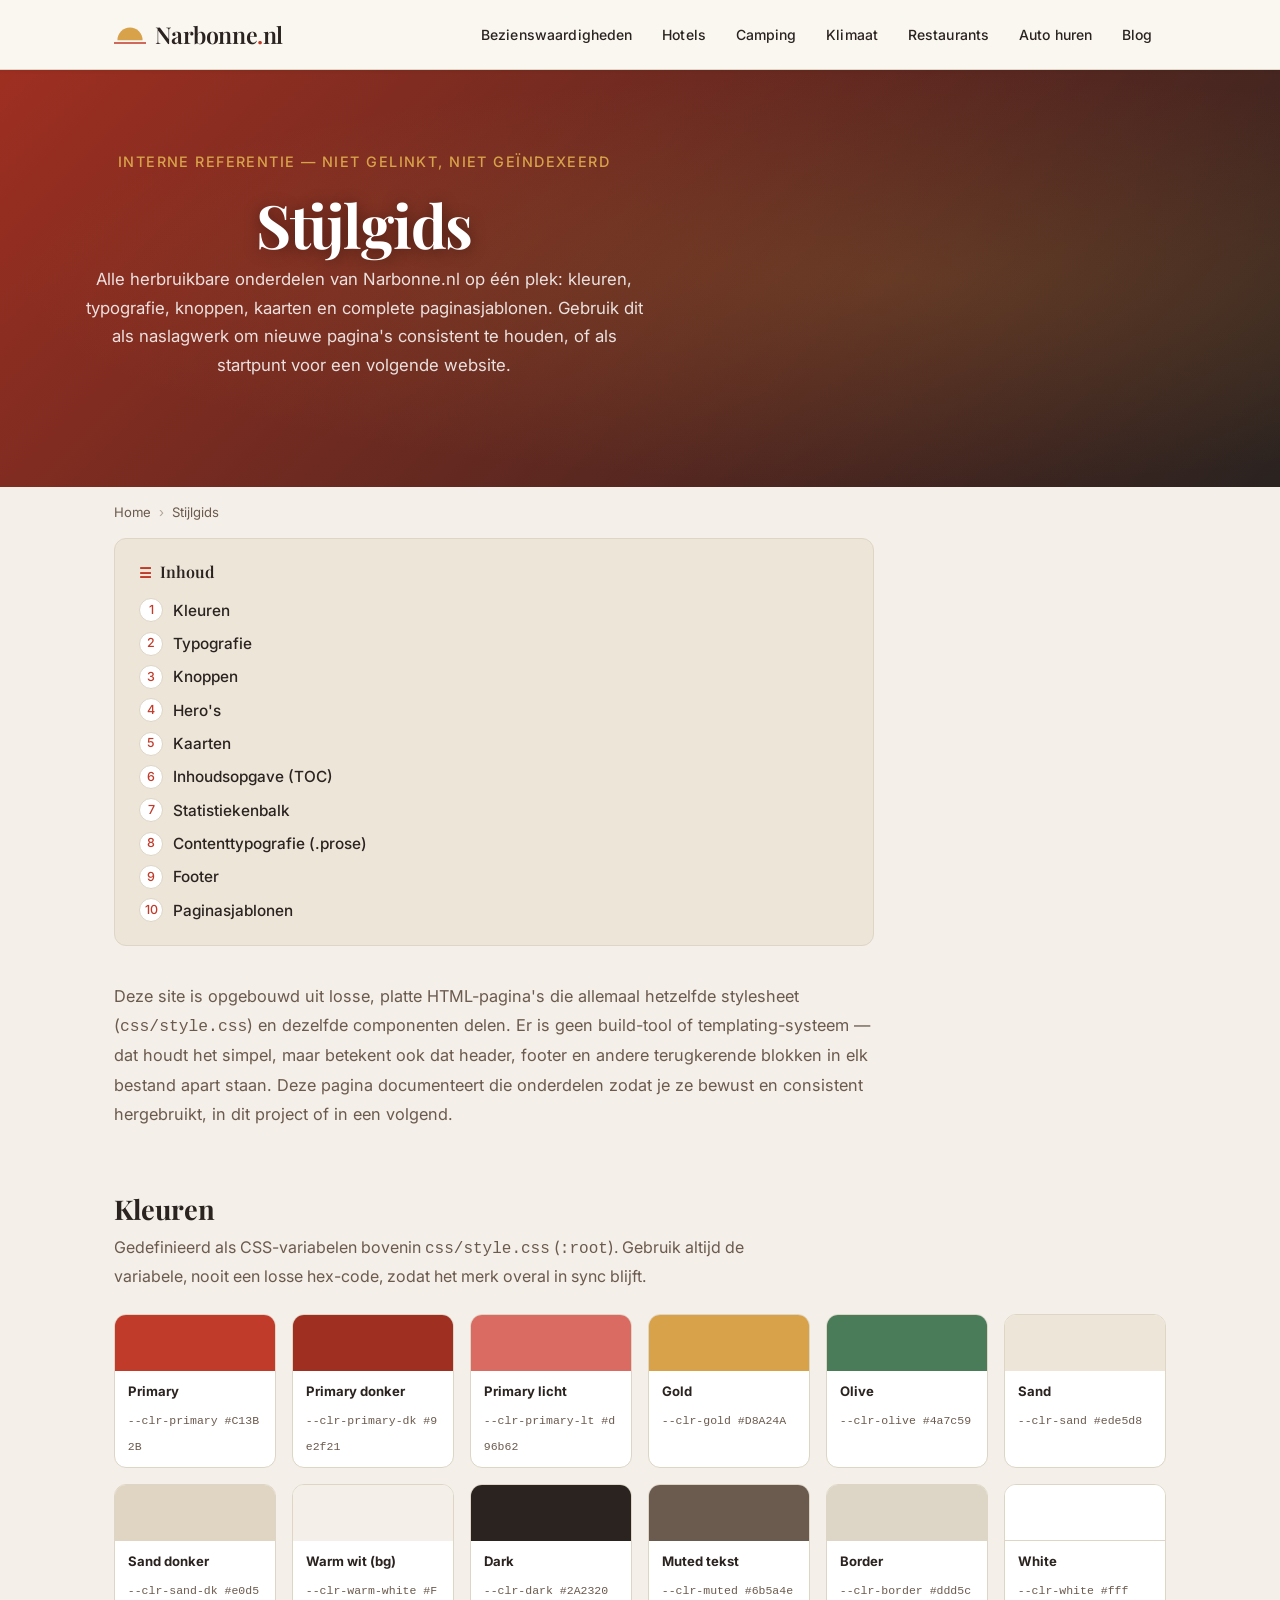
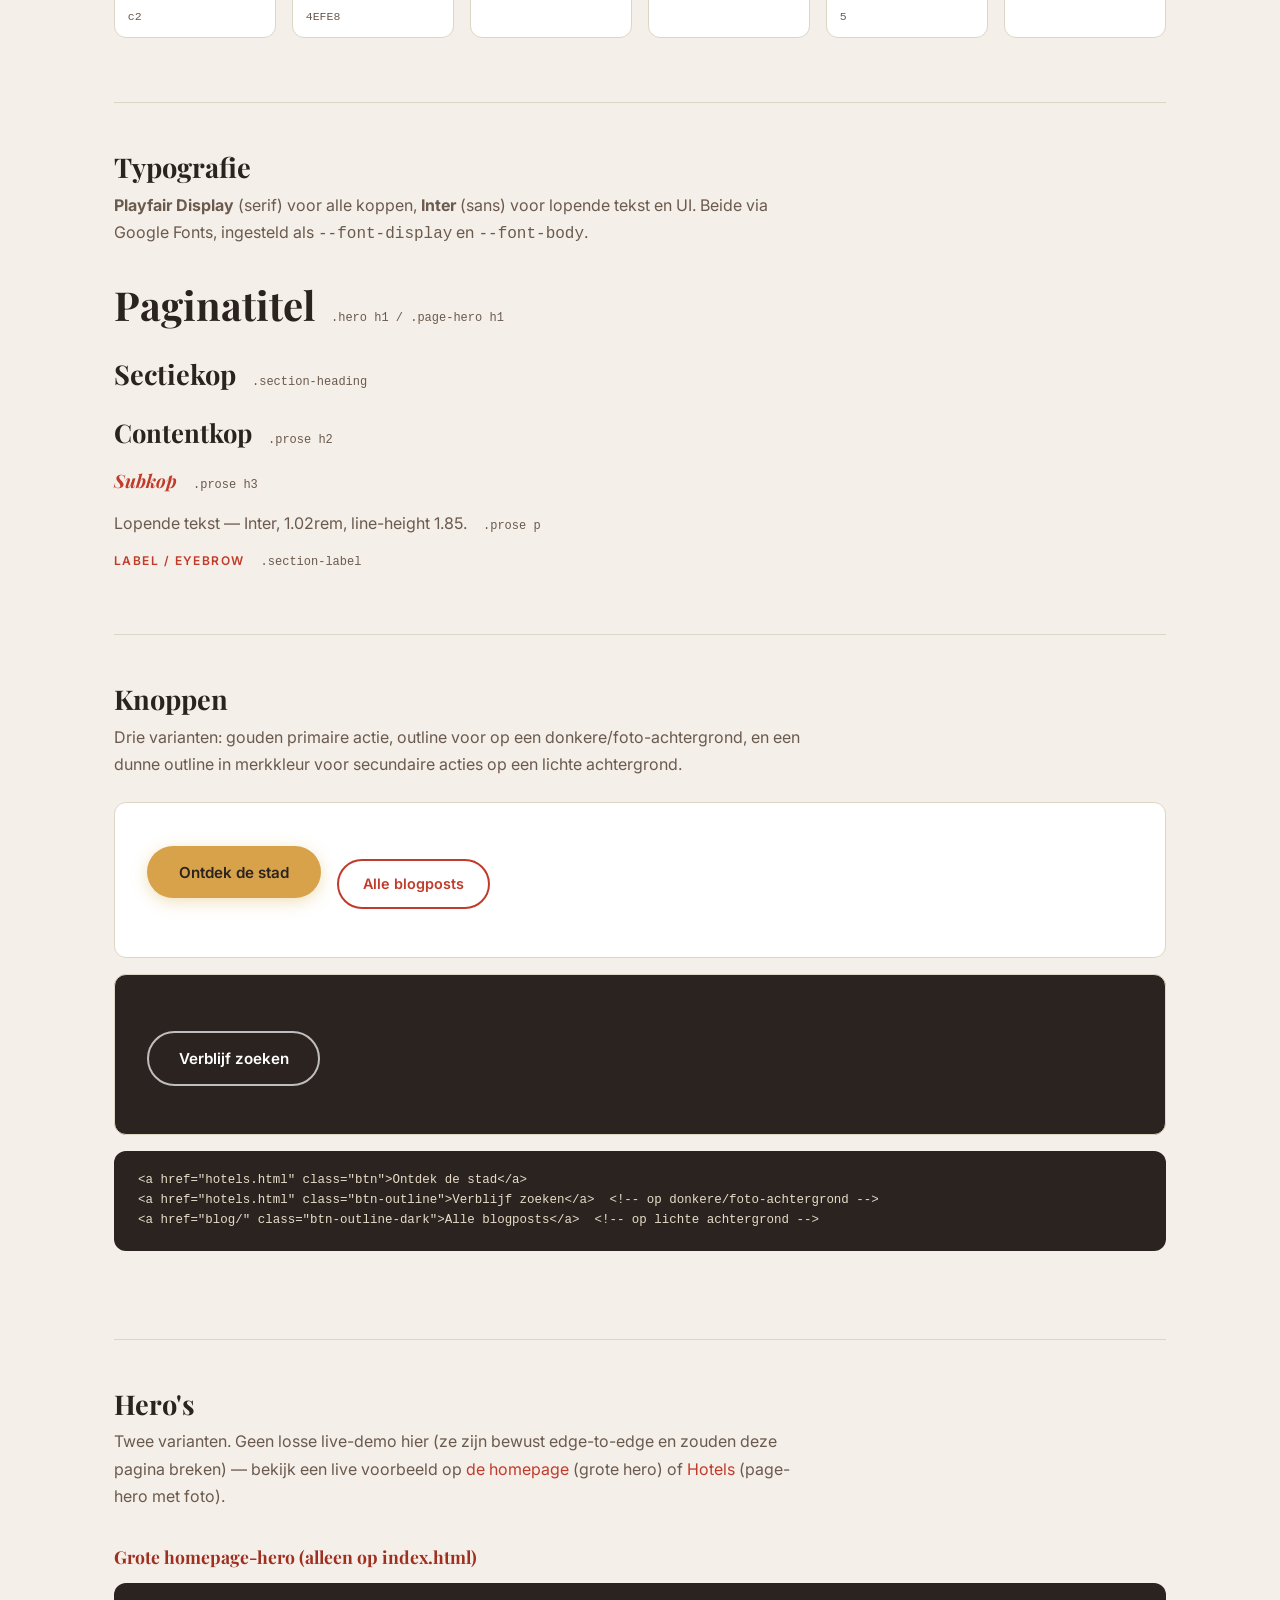
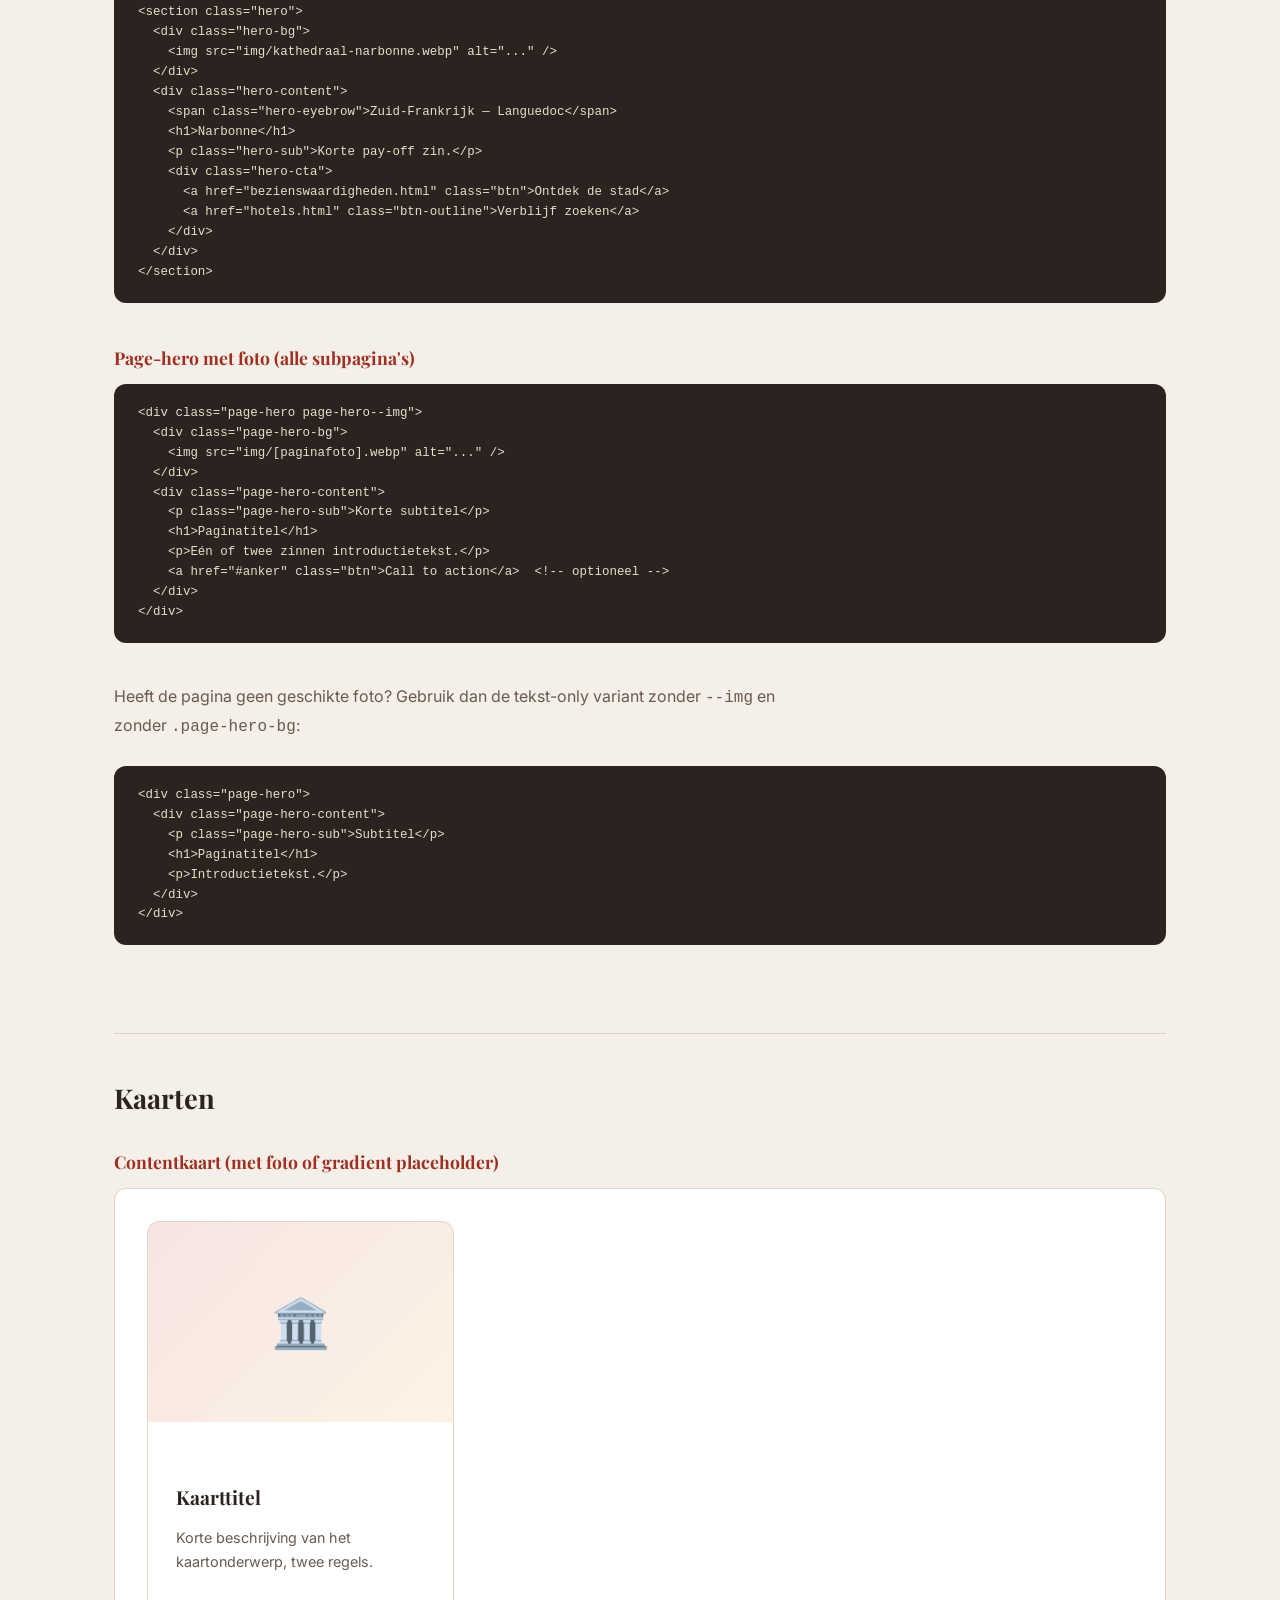
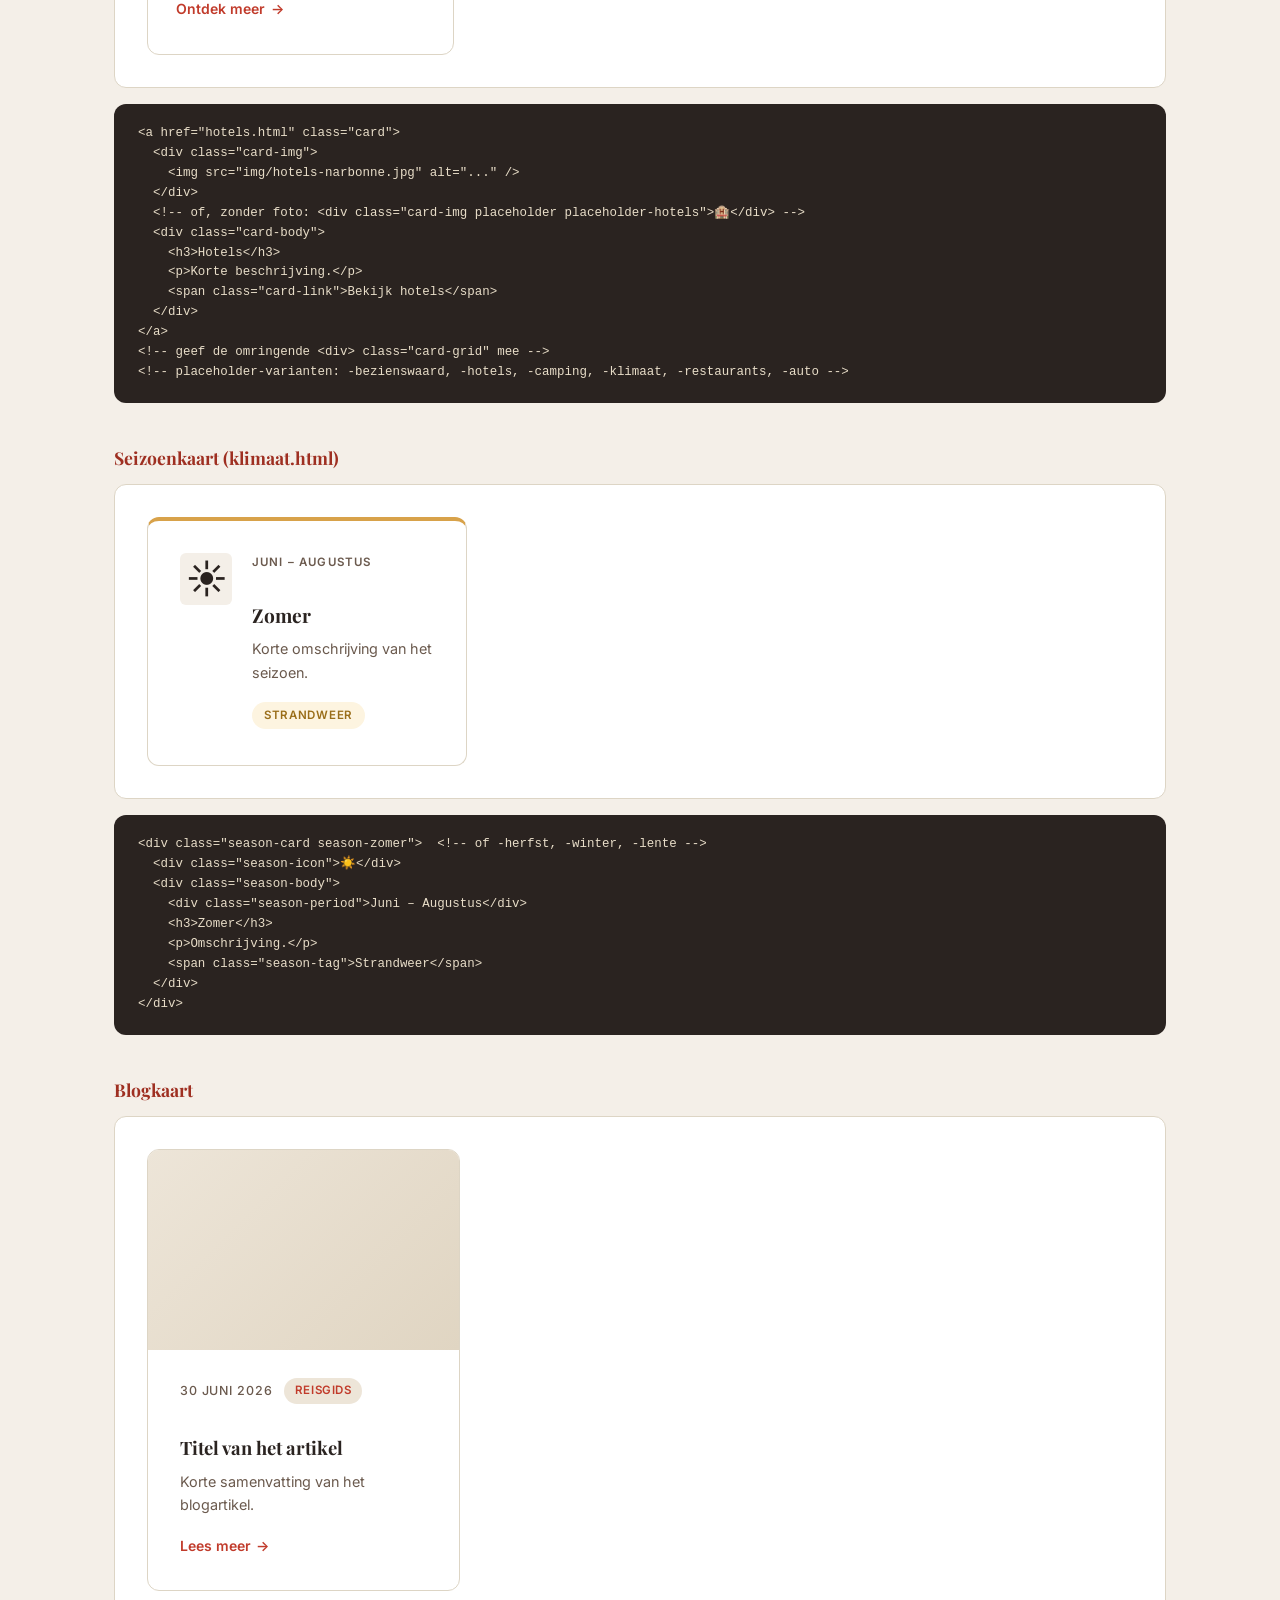
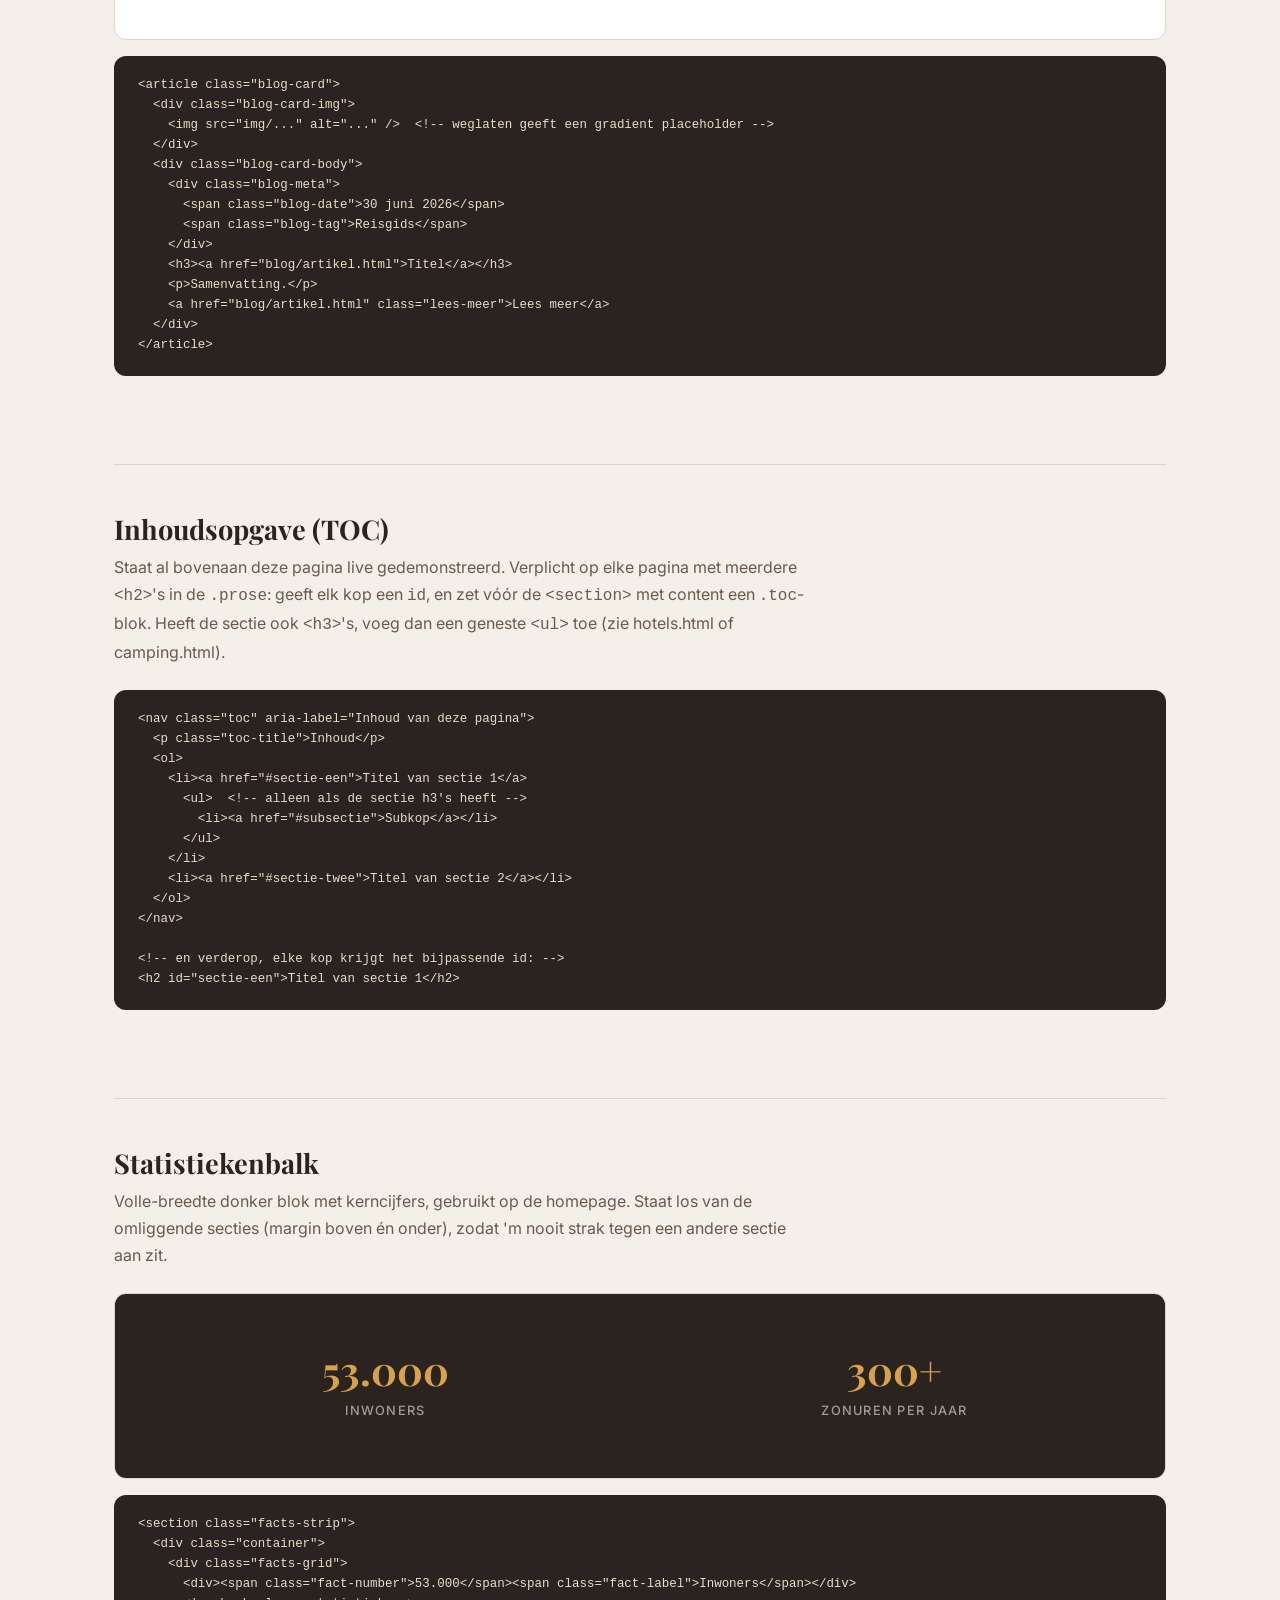
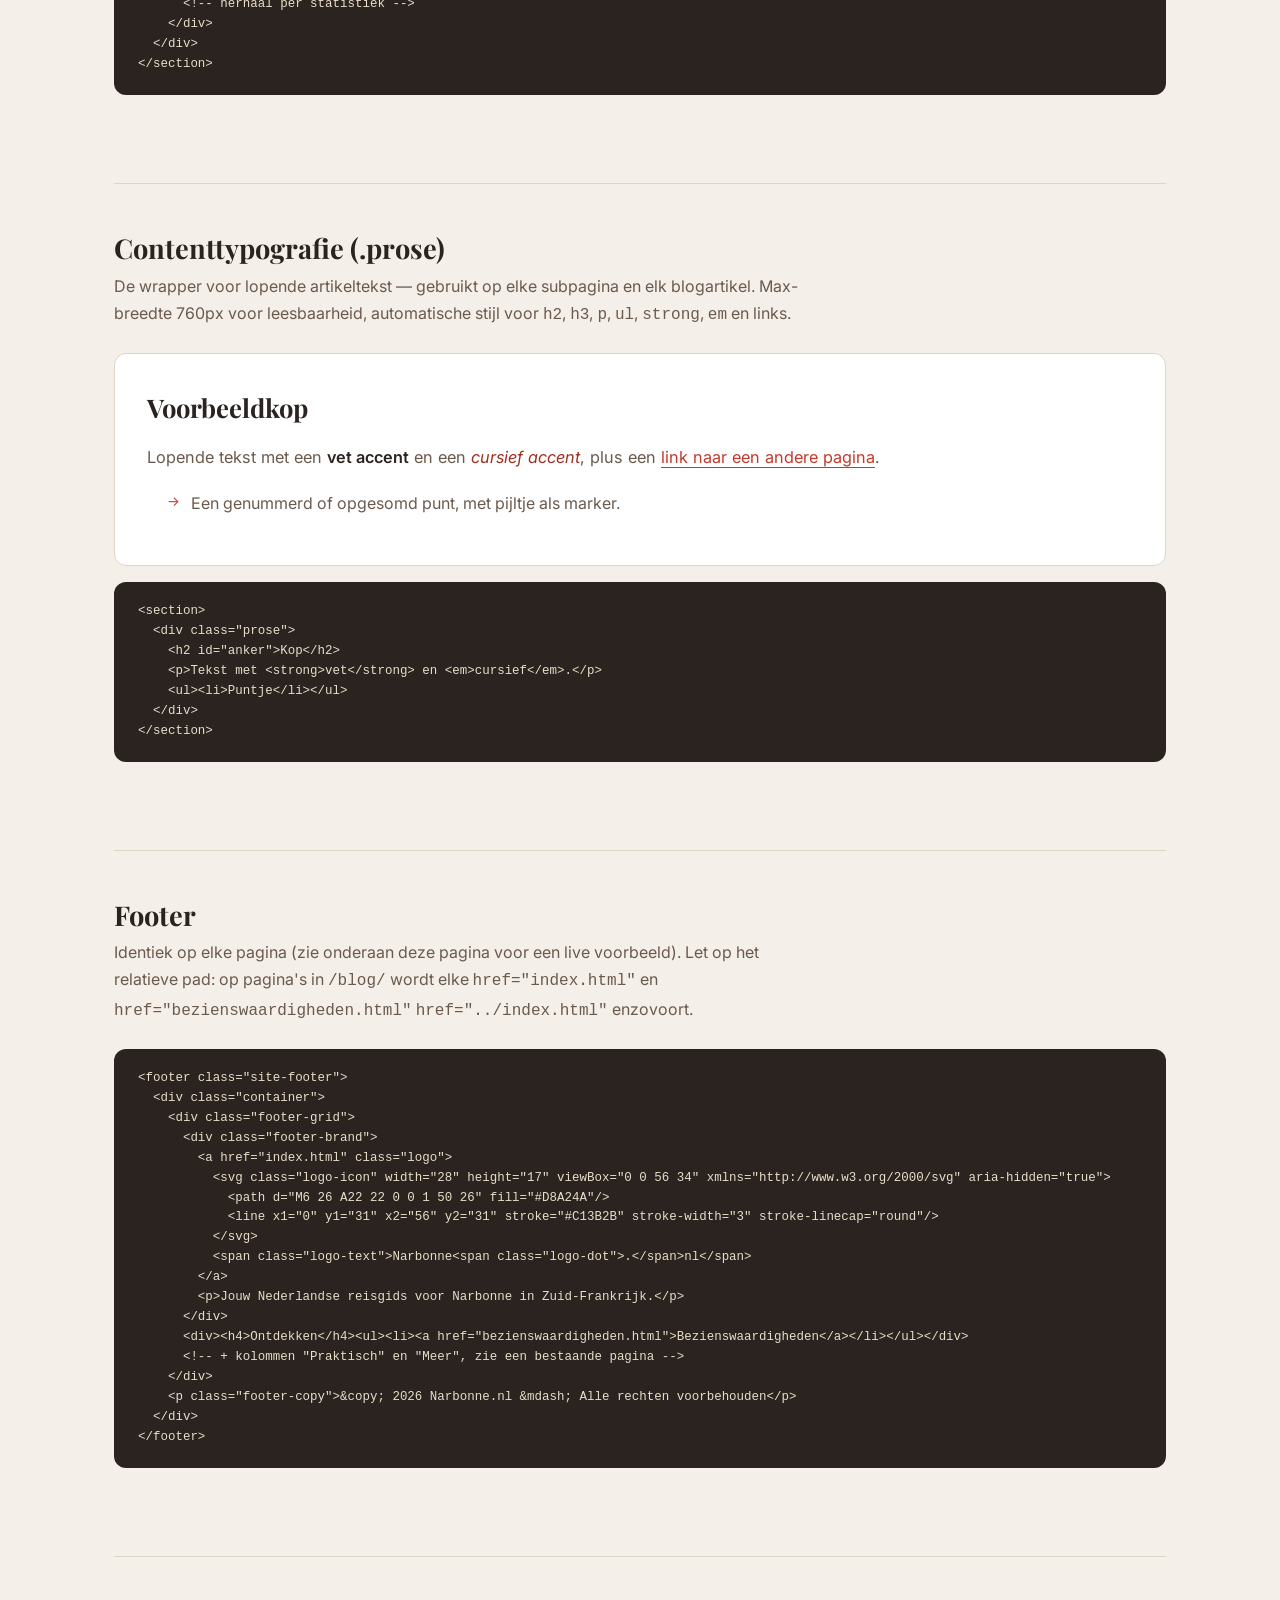
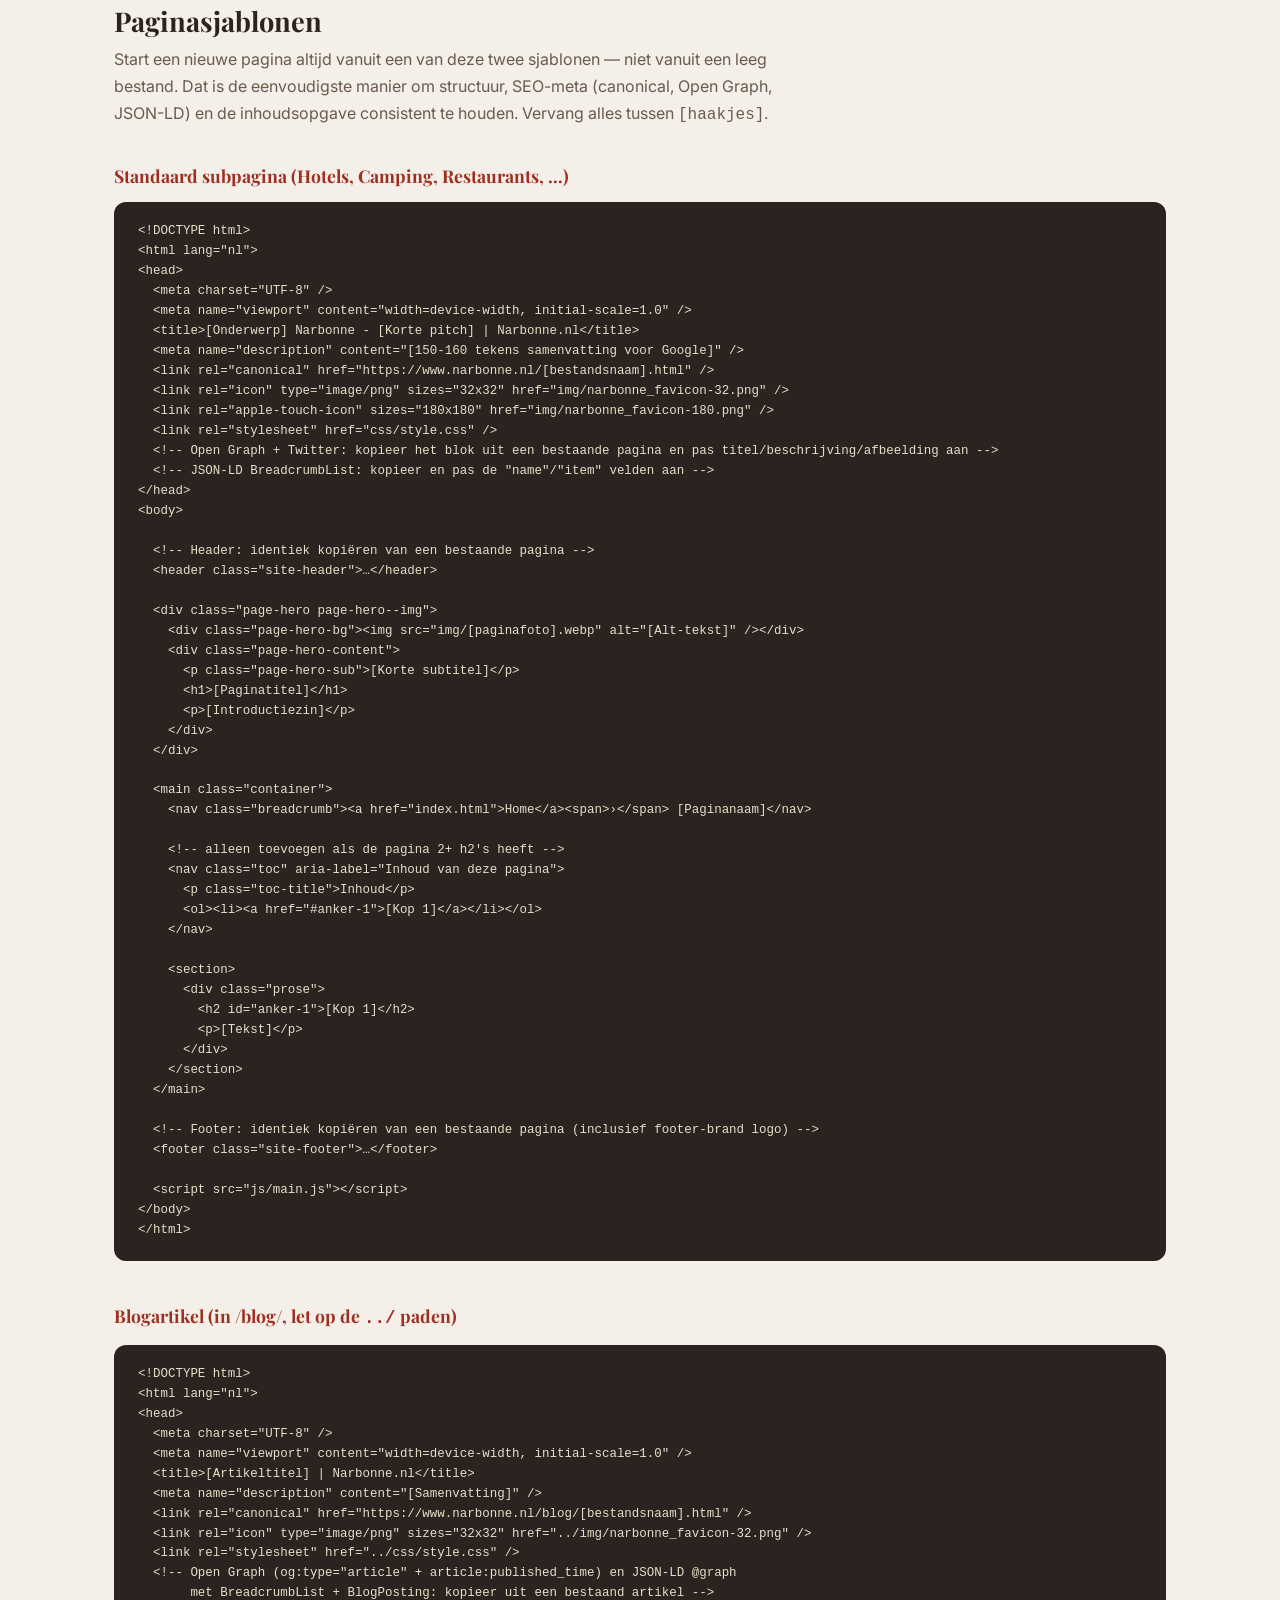
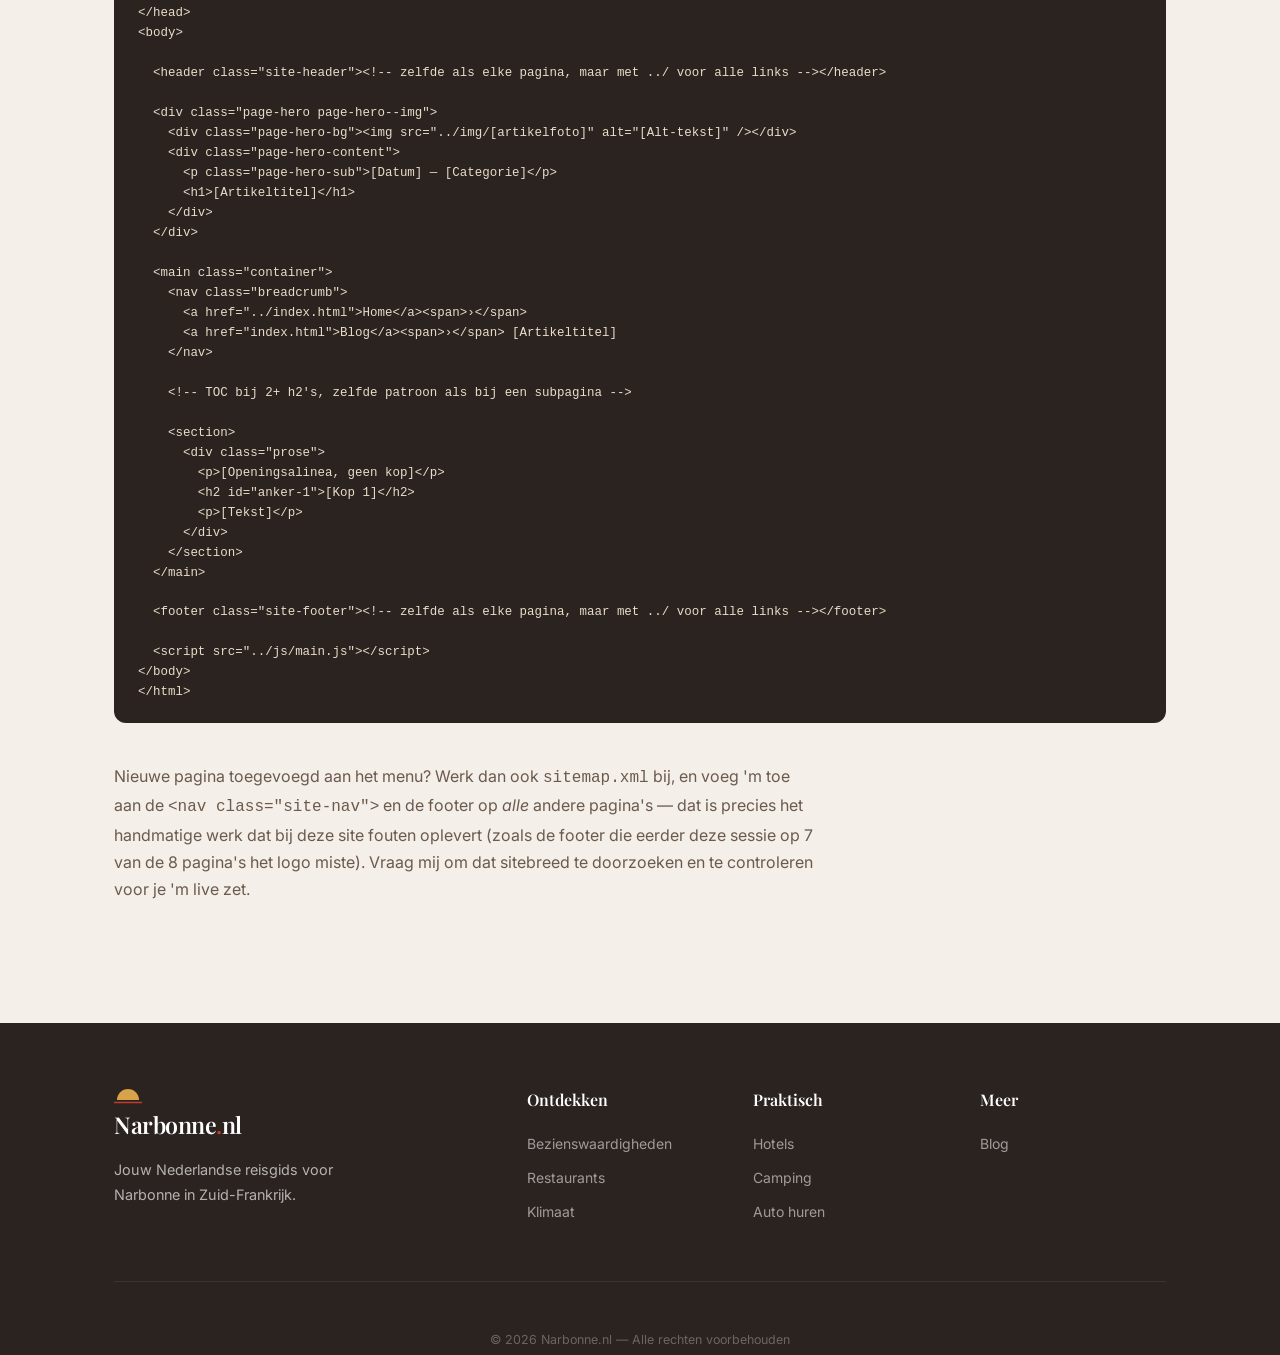
<file: stijlgids.html>
<!DOCTYPE html>
<html lang="nl">
<head>
  <meta charset="UTF-8" />
  <meta name="viewport" content="width=device-width, initial-scale=1.0" />
  <title>Stijlgids — Narbonne.nl</title>
  <meta name="robots" content="noindex, nofollow" />
  <link rel="icon" type="image/png" sizes="32x32" href="img/narbonne_favicon-32.png" />
  <link rel="apple-touch-icon" sizes="180x180" href="img/narbonne_favicon-180.png" />
  <link rel="stylesheet" href="css/style.css" />
</head>
<body>

  <header class="site-header">
    <div class="container">
      <a href="index.html" class="logo">
        <svg class="logo-icon" width="32" height="20" viewBox="0 0 56 34" xmlns="http://www.w3.org/2000/svg" aria-hidden="true">
          <path d="M6 26 A22 22 0 0 1 50 26" fill="#D8A24A"/>
          <line x1="0" y1="31" x2="56" y2="31" stroke="#C13B2B" stroke-width="3" stroke-linecap="round"/>
        </svg>
        <span class="logo-text">Narbonne<span class="logo-dot">.</span>nl</span>
      </a>
      <button class="nav-toggle" aria-label="Menu openen">&#9776;</button>
      <nav class="site-nav">
        <a href="bezienswaardigheden.html">Bezienswaardigheden</a>
        <a href="hotels.html">Hotels</a>
        <a href="camping.html">Camping</a>
        <a href="klimaat.html">Klimaat</a>
        <a href="restaurants.html">Restaurants</a>
        <a href="auto-huren.html">Auto huren</a>
        <a href="blog/">Blog</a>
      </nav>
    </div>
  </header>

  <div class="page-hero">
    <div class="page-hero-content">
      <p class="page-hero-sub">Interne referentie — niet gelinkt, niet geïndexeerd</p>
      <h1>Stijlgids</h1>
      <p>Alle herbruikbare onderdelen van Narbonne.nl op één plek: kleuren, typografie, knoppen, kaarten en complete paginasjablonen. Gebruik dit als naslagwerk om nieuwe pagina's consistent te houden, of als startpunt voor een volgende website.</p>
    </div>
  </div>

  <main class="container">
    <nav class="breadcrumb">
      <a href="index.html">Home</a><span>›</span> Stijlgids
    </nav>

    <nav class="toc" aria-label="Inhoud van deze pagina">
      <p class="toc-title">Inhoud</p>
      <ol>
        <li><a href="#kleuren">Kleuren</a></li>
        <li><a href="#typografie">Typografie</a></li>
        <li><a href="#knoppen">Knoppen</a></li>
        <li><a href="#hero">Hero's</a></li>
        <li><a href="#kaarten">Kaarten</a></li>
        <li><a href="#toc-component">Inhoudsopgave (TOC)</a></li>
        <li><a href="#statistieken">Statistiekenbalk</a></li>
        <li><a href="#content-typografie">Contenttypografie (.prose)</a></li>
        <li><a href="#footer">Footer</a></li>
        <li><a href="#paginasjablonen">Paginasjablonen</a></li>
      </ol>
    </nav>

    <div class="sg-intro">
      <p>Deze site is opgebouwd uit losse, platte HTML-pagina's die allemaal hetzelfde stylesheet (<code>css/style.css</code>) en dezelfde componenten delen. Er is geen build-tool of templating-systeem — dat houdt het simpel, maar betekent ook dat header, footer en andere terugkerende blokken in elk bestand apart staan. Deze pagina documenteert die onderdelen zodat je ze bewust en consistent hergebruikt, in dit project of in een volgend.</p>
    </div>

    <section id="kleuren" class="sg-section">
      <h2>Kleuren</h2>
      <p class="sg-desc">Gedefinieerd als CSS-variabelen bovenin <code>css/style.css</code> (<code>:root</code>). Gebruik altijd de variabele, nooit een losse hex-code, zodat het merk overal in sync blijft.</p>
      <div class="sg-swatches">
        <div class="sg-swatch"><div class="sg-swatch-color" style="background:var(--clr-primary)"></div><div class="sg-swatch-meta"><strong>Primary</strong><code>--clr-primary #C13B2B</code></div></div>
        <div class="sg-swatch"><div class="sg-swatch-color" style="background:var(--clr-primary-dk)"></div><div class="sg-swatch-meta"><strong>Primary donker</strong><code>--clr-primary-dk #9e2f21</code></div></div>
        <div class="sg-swatch"><div class="sg-swatch-color" style="background:var(--clr-primary-lt)"></div><div class="sg-swatch-meta"><strong>Primary licht</strong><code>--clr-primary-lt #d96b62</code></div></div>
        <div class="sg-swatch"><div class="sg-swatch-color" style="background:var(--clr-gold)"></div><div class="sg-swatch-meta"><strong>Gold</strong><code>--clr-gold #D8A24A</code></div></div>
        <div class="sg-swatch"><div class="sg-swatch-color" style="background:var(--clr-olive)"></div><div class="sg-swatch-meta"><strong>Olive</strong><code>--clr-olive #4a7c59</code></div></div>
        <div class="sg-swatch"><div class="sg-swatch-color" style="background:var(--clr-sand)"></div><div class="sg-swatch-meta"><strong>Sand</strong><code>--clr-sand #ede5d8</code></div></div>
        <div class="sg-swatch"><div class="sg-swatch-color" style="background:var(--clr-sand-dk)"></div><div class="sg-swatch-meta"><strong>Sand donker</strong><code>--clr-sand-dk #e0d5c2</code></div></div>
        <div class="sg-swatch"><div class="sg-swatch-color" style="background:var(--clr-warm-white)"></div><div class="sg-swatch-meta"><strong>Warm wit (bg)</strong><code>--clr-warm-white #F4EFE8</code></div></div>
        <div class="sg-swatch"><div class="sg-swatch-color" style="background:var(--clr-dark)"></div><div class="sg-swatch-meta"><strong>Dark</strong><code>--clr-dark #2A2320</code></div></div>
        <div class="sg-swatch"><div class="sg-swatch-color" style="background:var(--clr-muted)"></div><div class="sg-swatch-meta"><strong>Muted tekst</strong><code>--clr-muted #6b5a4e</code></div></div>
        <div class="sg-swatch"><div class="sg-swatch-color" style="background:var(--clr-border)"></div><div class="sg-swatch-meta"><strong>Border</strong><code>--clr-border #ddd5c5</code></div></div>
        <div class="sg-swatch"><div class="sg-swatch-color" style="background:var(--clr-white);border-bottom:1px solid var(--clr-border)"></div><div class="sg-swatch-meta"><strong>White</strong><code>--clr-white #fff</code></div></div>
      </div>
    </section>

    <section id="typografie" class="sg-section">
      <h2>Typografie</h2>
      <p class="sg-desc"><strong>Playfair Display</strong> (serif) voor alle koppen, <strong>Inter</strong> (sans) voor lopende tekst en UI. Beide via Google Fonts, ingesteld als <code>--font-display</code> en <code>--font-body</code>.</p>
      <div class="sg-type-sample"><h1 style="font-family:var(--font-display);font-size:2.5rem;margin:0;">Paginatitel</h1><code>.hero h1 / .page-hero h1</code></div>
      <div class="sg-type-sample"><h2 style="font-family:var(--font-display);font-size:1.7rem;margin:0;color:var(--clr-dark);">Sectiekop</h2><code>.section-heading</code></div>
      <div class="sg-type-sample"><h2 style="font-family:var(--font-display);font-size:1.6rem;margin:0;color:var(--clr-dark);">Contentkop</h2><code>.prose h2</code></div>
      <div class="sg-type-sample"><h3 style="font-family:var(--font-display);font-size:1.15rem;margin:0;color:var(--clr-primary);font-style:italic;">Subkop</h3><code>.prose h3</code></div>
      <div class="sg-type-sample"><p style="margin:0;color:var(--clr-muted);">Lopende tekst — Inter, 1.02rem, line-height 1.85.</p><code>.prose p</code></div>
      <div class="sg-type-sample"><span style="font-size:.75rem;font-weight:600;letter-spacing:.12em;text-transform:uppercase;color:var(--clr-primary);">Label / eyebrow</span><code>.section-label</code></div>
    </section>

    <section id="knoppen" class="sg-section">
      <h2>Knoppen</h2>
      <p class="sg-desc">Drie varianten: gouden primaire actie, outline voor op een donkere/foto-achtergrond, en een dunne outline in merkkleur voor secundaire acties op een lichte achtergrond.</p>
      <div class="sg-demo">
        <div class="sg-row">
          <a href="#" class="btn" onclick="return false">Ontdek de stad</a>
          <a href="#" class="btn-outline-dark" onclick="return false">Alle blogposts</a>
        </div>
      </div>
      <div class="sg-demo sg-demo--dark">
        <div class="sg-row">
          <a href="#" class="btn-outline" onclick="return false" style="margin-top:1.5rem">Verblijf zoeken</a>
        </div>
      </div>
      <pre class="sg-code">&lt;a href="hotels.html" class="btn"&gt;Ontdek de stad&lt;/a&gt;
&lt;a href="hotels.html" class="btn-outline"&gt;Verblijf zoeken&lt;/a&gt;  &lt;!-- op donkere/foto-achtergrond --&gt;
&lt;a href="blog/" class="btn-outline-dark"&gt;Alle blogposts&lt;/a&gt;  &lt;!-- op lichte achtergrond --&gt;</pre>
    </section>

    <section id="hero" class="sg-section">
      <h2>Hero's</h2>
      <p class="sg-desc">Twee varianten. Geen losse live-demo hier (ze zijn bewust edge-to-edge en zouden deze pagina breken) — bekijk een live voorbeeld op <a href="index.html">de homepage</a> (grote hero) of <a href="hotels.html">Hotels</a> (page-hero met foto).</p>
      <h3>Grote homepage-hero (alleen op index.html)</h3>
      <pre class="sg-code">&lt;section class="hero"&gt;
  &lt;div class="hero-bg"&gt;
    &lt;img src="img/kathedraal-narbonne.webp" alt="..." /&gt;
  &lt;/div&gt;
  &lt;div class="hero-content"&gt;
    &lt;span class="hero-eyebrow"&gt;Zuid-Frankrijk — Languedoc&lt;/span&gt;
    &lt;h1&gt;Narbonne&lt;/h1&gt;
    &lt;p class="hero-sub"&gt;Korte pay-off zin.&lt;/p&gt;
    &lt;div class="hero-cta"&gt;
      &lt;a href="bezienswaardigheden.html" class="btn"&gt;Ontdek de stad&lt;/a&gt;
      &lt;a href="hotels.html" class="btn-outline"&gt;Verblijf zoeken&lt;/a&gt;
    &lt;/div&gt;
  &lt;/div&gt;
&lt;/section&gt;</pre>
      <h3>Page-hero met foto (alle subpagina's)</h3>
      <pre class="sg-code">&lt;div class="page-hero page-hero--img"&gt;
  &lt;div class="page-hero-bg"&gt;
    &lt;img src="img/[paginafoto].webp" alt="..." /&gt;
  &lt;/div&gt;
  &lt;div class="page-hero-content"&gt;
    &lt;p class="page-hero-sub"&gt;Korte subtitel&lt;/p&gt;
    &lt;h1&gt;Paginatitel&lt;/h1&gt;
    &lt;p&gt;Eén of twee zinnen introductietekst.&lt;/p&gt;
    &lt;a href="#anker" class="btn"&gt;Call to action&lt;/a&gt;  &lt;!-- optioneel --&gt;
  &lt;/div&gt;
&lt;/div&gt;</pre>
      <p class="sg-desc">Heeft de pagina geen geschikte foto? Gebruik dan de tekst-only variant zonder <code>--img</code> en zonder <code>.page-hero-bg</code>:</p>
      <pre class="sg-code">&lt;div class="page-hero"&gt;
  &lt;div class="page-hero-content"&gt;
    &lt;p class="page-hero-sub"&gt;Subtitel&lt;/p&gt;
    &lt;h1&gt;Paginatitel&lt;/h1&gt;
    &lt;p&gt;Introductietekst.&lt;/p&gt;
  &lt;/div&gt;
&lt;/div&gt;</pre>
    </section>

    <section id="kaarten" class="sg-section">
      <h2>Kaarten</h2>
      <h3>Contentkaart (met foto of gradient placeholder)</h3>
      <div class="sg-demo">
        <div class="card-grid">
          <a href="#" class="card" onclick="return false">
            <div class="card-img placeholder placeholder-bezienswaard">🏛️</div>
            <div class="card-body">
              <h3 style="font-family:var(--font-display);font-size:1.2rem;color:var(--clr-dark);margin-bottom:.75rem;">Kaarttitel</h3>
              <p style="font-size:.9rem;color:var(--clr-muted);">Korte beschrijving van het kaartonderwerp, twee regels.</p>
              <span class="card-link">Ontdek meer</span>
            </div>
          </a>
        </div>
      </div>
      <pre class="sg-code">&lt;a href="hotels.html" class="card"&gt;
  &lt;div class="card-img"&gt;
    &lt;img src="img/hotels-narbonne.jpg" alt="..." /&gt;
  &lt;/div&gt;
  &lt;!-- of, zonder foto: &lt;div class="card-img placeholder placeholder-hotels"&gt;🏨&lt;/div&gt; --&gt;
  &lt;div class="card-body"&gt;
    &lt;h3&gt;Hotels&lt;/h3&gt;
    &lt;p&gt;Korte beschrijving.&lt;/p&gt;
    &lt;span class="card-link"&gt;Bekijk hotels&lt;/span&gt;
  &lt;/div&gt;
&lt;/a&gt;
&lt;!-- geef de omringende &lt;div&gt; class="card-grid" mee --&gt;
&lt;!-- placeholder-varianten: -bezienswaard, -hotels, -camping, -klimaat, -restaurants, -auto --&gt;</pre>

      <h3>Seizoenkaart (klimaat.html)</h3>
      <div class="sg-demo">
        <div class="season-card season-zomer" style="max-width:320px">
          <div class="season-icon">☀️</div>
          <div class="season-body">
            <div class="season-period">Juni – Augustus</div>
            <h3 style="font-family:var(--font-display);font-size:1.2rem;color:var(--clr-dark);margin-bottom:.6rem;">Zomer</h3>
            <p style="font-size:.9rem;color:var(--clr-muted);">Korte omschrijving van het seizoen.</p>
            <span class="season-tag">Strandweer</span>
          </div>
        </div>
      </div>
      <pre class="sg-code">&lt;div class="season-card season-zomer"&gt;  &lt;!-- of -herfst, -winter, -lente --&gt;
  &lt;div class="season-icon"&gt;☀️&lt;/div&gt;
  &lt;div class="season-body"&gt;
    &lt;div class="season-period"&gt;Juni – Augustus&lt;/div&gt;
    &lt;h3&gt;Zomer&lt;/h3&gt;
    &lt;p&gt;Omschrijving.&lt;/p&gt;
    &lt;span class="season-tag"&gt;Strandweer&lt;/span&gt;
  &lt;/div&gt;
&lt;/div&gt;</pre>

      <h3>Blogkaart</h3>
      <div class="sg-demo">
        <div class="blog-grid">
          <article class="blog-card">
            <div class="blog-card-img"></div>
            <div class="blog-card-body">
              <div class="blog-meta">
                <span class="blog-date">30 juni 2026</span>
                <span class="blog-tag">Reisgids</span>
              </div>
              <h3 style="font-family:var(--font-display);font-size:1.15rem;color:var(--clr-dark);margin-bottom:.6rem;"><a href="#" onclick="return false" style="color:inherit">Titel van het artikel</a></h3>
              <p style="font-size:.9rem;color:var(--clr-muted);">Korte samenvatting van het blogartikel.</p>
              <a href="#" class="lees-meer" onclick="return false">Lees meer</a>
            </div>
          </article>
        </div>
      </div>
      <pre class="sg-code">&lt;article class="blog-card"&gt;
  &lt;div class="blog-card-img"&gt;
    &lt;img src="img/..." alt="..." /&gt;  &lt;!-- weglaten geeft een gradient placeholder --&gt;
  &lt;/div&gt;
  &lt;div class="blog-card-body"&gt;
    &lt;div class="blog-meta"&gt;
      &lt;span class="blog-date"&gt;30 juni 2026&lt;/span&gt;
      &lt;span class="blog-tag"&gt;Reisgids&lt;/span&gt;
    &lt;/div&gt;
    &lt;h3&gt;&lt;a href="blog/artikel.html"&gt;Titel&lt;/a&gt;&lt;/h3&gt;
    &lt;p&gt;Samenvatting.&lt;/p&gt;
    &lt;a href="blog/artikel.html" class="lees-meer"&gt;Lees meer&lt;/a&gt;
  &lt;/div&gt;
&lt;/article&gt;</pre>
    </section>

    <section id="toc-component" class="sg-section">
      <h2>Inhoudsopgave (TOC)</h2>
      <p class="sg-desc">Staat al bovenaan deze pagina live gedemonstreerd. Verplicht op elke pagina met meerdere <code>&lt;h2&gt;</code>'s in de <code>.prose</code>: geeft elk kop een <code>id</code>, en zet vóór de <code>&lt;section&gt;</code> met content een <code>.toc</code>-blok. Heeft de sectie ook <code>&lt;h3&gt;</code>'s, voeg dan een geneste <code>&lt;ul&gt;</code> toe (zie hotels.html of camping.html).</p>
      <pre class="sg-code">&lt;nav class="toc" aria-label="Inhoud van deze pagina"&gt;
  &lt;p class="toc-title"&gt;Inhoud&lt;/p&gt;
  &lt;ol&gt;
    &lt;li&gt;&lt;a href="#sectie-een"&gt;Titel van sectie 1&lt;/a&gt;
      &lt;ul&gt;  &lt;!-- alleen als de sectie h3's heeft --&gt;
        &lt;li&gt;&lt;a href="#subsectie"&gt;Subkop&lt;/a&gt;&lt;/li&gt;
      &lt;/ul&gt;
    &lt;/li&gt;
    &lt;li&gt;&lt;a href="#sectie-twee"&gt;Titel van sectie 2&lt;/a&gt;&lt;/li&gt;
  &lt;/ol&gt;
&lt;/nav&gt;

&lt;!-- en verderop, elke kop krijgt het bijpassende id: --&gt;
&lt;h2 id="sectie-een"&gt;Titel van sectie 1&lt;/h2&gt;</pre>
    </section>

    <section id="statistieken" class="sg-section">
      <h2>Statistiekenbalk</h2>
      <p class="sg-desc">Volle-breedte donker blok met kerncijfers, gebruikt op de homepage. Staat los van de omliggende secties (margin boven én onder), zodat 'm nooit strak tegen een andere sectie aan zit.</p>
      <div class="sg-demo sg-demo--dark" style="padding:0;overflow:hidden;">
        <div class="facts-strip" style="margin:0">
          <div class="container">
            <div class="facts-grid">
              <div><span class="fact-number">53.000</span><span class="fact-label">Inwoners</span></div>
              <div><span class="fact-number">300+</span><span class="fact-label">Zonuren per jaar</span></div>
            </div>
          </div>
        </div>
      </div>
      <pre class="sg-code">&lt;section class="facts-strip"&gt;
  &lt;div class="container"&gt;
    &lt;div class="facts-grid"&gt;
      &lt;div&gt;&lt;span class="fact-number"&gt;53.000&lt;/span&gt;&lt;span class="fact-label"&gt;Inwoners&lt;/span&gt;&lt;/div&gt;
      &lt;!-- herhaal per statistiek --&gt;
    &lt;/div&gt;
  &lt;/div&gt;
&lt;/section&gt;</pre>
    </section>

    <section id="content-typografie" class="sg-section">
      <h2>Contenttypografie (.prose)</h2>
      <p class="sg-desc">De wrapper voor lopende artikeltekst — gebruikt op elke subpagina en elk blogartikel. Max-breedte 760px voor leesbaarheid, automatische stijl voor <code>h2</code>, <code>h3</code>, <code>p</code>, <code>ul</code>, <code>strong</code>, <code>em</code> en links.</p>
      <div class="sg-demo">
        <div class="prose" style="max-width:none">
          <h2 style="margin-top:0">Voorbeeldkop</h2>
          <p>Lopende tekst met een <strong>vet accent</strong> en een <em>cursief accent</em>, plus een <a href="#" onclick="return false">link naar een andere pagina</a>.</p>
          <ul><li>Een genummerd of opgesomd punt, met pijltje als marker.</li></ul>
        </div>
      </div>
      <pre class="sg-code">&lt;section&gt;
  &lt;div class="prose"&gt;
    &lt;h2 id="anker"&gt;Kop&lt;/h2&gt;
    &lt;p&gt;Tekst met &lt;strong&gt;vet&lt;/strong&gt; en &lt;em&gt;cursief&lt;/em&gt;.&lt;/p&gt;
    &lt;ul&gt;&lt;li&gt;Puntje&lt;/li&gt;&lt;/ul&gt;
  &lt;/div&gt;
&lt;/section&gt;</pre>
    </section>

    <section id="footer" class="sg-section">
      <h2>Footer</h2>
      <p class="sg-desc">Identiek op elke pagina (zie onderaan deze pagina voor een live voorbeeld). Let op het relatieve pad: op pagina's in <code>/blog/</code> wordt elke <code>href="index.html"</code> en <code>href="bezienswaardigheden.html"</code> <code>href="../index.html"</code> enzovoort.</p>
      <pre class="sg-code">&lt;footer class="site-footer"&gt;
  &lt;div class="container"&gt;
    &lt;div class="footer-grid"&gt;
      &lt;div class="footer-brand"&gt;
        &lt;a href="index.html" class="logo"&gt;
          &lt;svg class="logo-icon" width="28" height="17" viewBox="0 0 56 34" xmlns="http://www.w3.org/2000/svg" aria-hidden="true"&gt;
            &lt;path d="M6 26 A22 22 0 0 1 50 26" fill="#D8A24A"/&gt;
            &lt;line x1="0" y1="31" x2="56" y2="31" stroke="#C13B2B" stroke-width="3" stroke-linecap="round"/&gt;
          &lt;/svg&gt;
          &lt;span class="logo-text"&gt;Narbonne&lt;span class="logo-dot"&gt;.&lt;/span&gt;nl&lt;/span&gt;
        &lt;/a&gt;
        &lt;p&gt;Jouw Nederlandse reisgids voor Narbonne in Zuid-Frankrijk.&lt;/p&gt;
      &lt;/div&gt;
      &lt;div&gt;&lt;h4&gt;Ontdekken&lt;/h4&gt;&lt;ul&gt;&lt;li&gt;&lt;a href="bezienswaardigheden.html"&gt;Bezienswaardigheden&lt;/a&gt;&lt;/li&gt;&lt;/ul&gt;&lt;/div&gt;
      &lt;!-- + kolommen "Praktisch" en "Meer", zie een bestaande pagina --&gt;
    &lt;/div&gt;
    &lt;p class="footer-copy"&gt;&amp;copy; 2026 Narbonne.nl &amp;mdash; Alle rechten voorbehouden&lt;/p&gt;
  &lt;/div&gt;
&lt;/footer&gt;</pre>
    </section>

    <section id="paginasjablonen" class="sg-section">
      <h2>Paginasjablonen</h2>
      <p class="sg-desc">Start een nieuwe pagina altijd vanuit een van deze twee sjablonen — niet vanuit een leeg bestand. Dat is de eenvoudigste manier om structuur, SEO-meta (canonical, Open Graph, JSON-LD) en de inhoudsopgave consistent te houden. Vervang alles tussen <code>[haakjes]</code>.</p>

      <h3>Standaard subpagina (Hotels, Camping, Restaurants, …)</h3>
      <pre class="sg-code">&lt;!DOCTYPE html&gt;
&lt;html lang="nl"&gt;
&lt;head&gt;
  &lt;meta charset="UTF-8" /&gt;
  &lt;meta name="viewport" content="width=device-width, initial-scale=1.0" /&gt;
  &lt;title&gt;[Onderwerp] Narbonne - [Korte pitch] | Narbonne.nl&lt;/title&gt;
  &lt;meta name="description" content="[150-160 tekens samenvatting voor Google]" /&gt;
  &lt;link rel="canonical" href="https://www.narbonne.nl/[bestandsnaam].html" /&gt;
  &lt;link rel="icon" type="image/png" sizes="32x32" href="img/narbonne_favicon-32.png" /&gt;
  &lt;link rel="apple-touch-icon" sizes="180x180" href="img/narbonne_favicon-180.png" /&gt;
  &lt;link rel="stylesheet" href="css/style.css" /&gt;
  &lt;!-- Open Graph + Twitter: kopieer het blok uit een bestaande pagina en pas titel/beschrijving/afbeelding aan --&gt;
  &lt;!-- JSON-LD BreadcrumbList: kopieer en pas de "name"/"item" velden aan --&gt;
&lt;/head&gt;
&lt;body&gt;

  &lt;!-- Header: identiek kopiëren van een bestaande pagina --&gt;
  &lt;header class="site-header"&gt;…&lt;/header&gt;

  &lt;div class="page-hero page-hero--img"&gt;
    &lt;div class="page-hero-bg"&gt;&lt;img src="img/[paginafoto].webp" alt="[Alt-tekst]" /&gt;&lt;/div&gt;
    &lt;div class="page-hero-content"&gt;
      &lt;p class="page-hero-sub"&gt;[Korte subtitel]&lt;/p&gt;
      &lt;h1&gt;[Paginatitel]&lt;/h1&gt;
      &lt;p&gt;[Introductiezin]&lt;/p&gt;
    &lt;/div&gt;
  &lt;/div&gt;

  &lt;main class="container"&gt;
    &lt;nav class="breadcrumb"&gt;&lt;a href="index.html"&gt;Home&lt;/a&gt;&lt;span&gt;›&lt;/span&gt; [Paginanaam]&lt;/nav&gt;

    &lt;!-- alleen toevoegen als de pagina 2+ h2's heeft --&gt;
    &lt;nav class="toc" aria-label="Inhoud van deze pagina"&gt;
      &lt;p class="toc-title"&gt;Inhoud&lt;/p&gt;
      &lt;ol&gt;&lt;li&gt;&lt;a href="#anker-1"&gt;[Kop 1]&lt;/a&gt;&lt;/li&gt;&lt;/ol&gt;
    &lt;/nav&gt;

    &lt;section&gt;
      &lt;div class="prose"&gt;
        &lt;h2 id="anker-1"&gt;[Kop 1]&lt;/h2&gt;
        &lt;p&gt;[Tekst]&lt;/p&gt;
      &lt;/div&gt;
    &lt;/section&gt;
  &lt;/main&gt;

  &lt;!-- Footer: identiek kopiëren van een bestaande pagina (inclusief footer-brand logo) --&gt;
  &lt;footer class="site-footer"&gt;…&lt;/footer&gt;

  &lt;script src="js/main.js"&gt;&lt;/script&gt;
&lt;/body&gt;
&lt;/html&gt;</pre>

      <h3>Blogartikel (in /blog/, let op de <code>../</code> paden)</h3>
      <pre class="sg-code">&lt;!DOCTYPE html&gt;
&lt;html lang="nl"&gt;
&lt;head&gt;
  &lt;meta charset="UTF-8" /&gt;
  &lt;meta name="viewport" content="width=device-width, initial-scale=1.0" /&gt;
  &lt;title&gt;[Artikeltitel] | Narbonne.nl&lt;/title&gt;
  &lt;meta name="description" content="[Samenvatting]" /&gt;
  &lt;link rel="canonical" href="https://www.narbonne.nl/blog/[bestandsnaam].html" /&gt;
  &lt;link rel="icon" type="image/png" sizes="32x32" href="../img/narbonne_favicon-32.png" /&gt;
  &lt;link rel="stylesheet" href="../css/style.css" /&gt;
  &lt;!-- Open Graph (og:type="article" + article:published_time) en JSON-LD @graph
       met BreadcrumbList + BlogPosting: kopieer uit een bestaand artikel --&gt;
&lt;/head&gt;
&lt;body&gt;

  &lt;header class="site-header"&gt;&lt;!-- zelfde als elke pagina, maar met ../ voor alle links --&gt;&lt;/header&gt;

  &lt;div class="page-hero page-hero--img"&gt;
    &lt;div class="page-hero-bg"&gt;&lt;img src="../img/[artikelfoto]" alt="[Alt-tekst]" /&gt;&lt;/div&gt;
    &lt;div class="page-hero-content"&gt;
      &lt;p class="page-hero-sub"&gt;[Datum] — [Categorie]&lt;/p&gt;
      &lt;h1&gt;[Artikeltitel]&lt;/h1&gt;
    &lt;/div&gt;
  &lt;/div&gt;

  &lt;main class="container"&gt;
    &lt;nav class="breadcrumb"&gt;
      &lt;a href="../index.html"&gt;Home&lt;/a&gt;&lt;span&gt;›&lt;/span&gt;
      &lt;a href="index.html"&gt;Blog&lt;/a&gt;&lt;span&gt;›&lt;/span&gt; [Artikeltitel]
    &lt;/nav&gt;

    &lt;!-- TOC bij 2+ h2's, zelfde patroon als bij een subpagina --&gt;

    &lt;section&gt;
      &lt;div class="prose"&gt;
        &lt;p&gt;[Openingsalinea, geen kop]&lt;/p&gt;
        &lt;h2 id="anker-1"&gt;[Kop 1]&lt;/h2&gt;
        &lt;p&gt;[Tekst]&lt;/p&gt;
      &lt;/div&gt;
    &lt;/section&gt;
  &lt;/main&gt;

  &lt;footer class="site-footer"&gt;&lt;!-- zelfde als elke pagina, maar met ../ voor alle links --&gt;&lt;/footer&gt;

  &lt;script src="../js/main.js"&gt;&lt;/script&gt;
&lt;/body&gt;
&lt;/html&gt;</pre>

      <p class="sg-desc">Nieuwe pagina toegevoegd aan het menu? Werk dan ook <code>sitemap.xml</code> bij, en voeg 'm toe aan de <code>&lt;nav class="site-nav"&gt;</code> en de footer op <em>alle</em> andere pagina's — dat is precies het handmatige werk dat bij deze site fouten oplevert (zoals de footer die eerder deze sessie op 7 van de 8 pagina's het logo miste). Vraag mij om dat sitebreed te doorzoeken en te controleren voor je 'm live zet.</p>
    </section>

  </main>

  <footer class="site-footer">
    <div class="container">
      <div class="footer-grid">
        <div class="footer-brand">
          <a href="index.html" class="logo">
            <svg class="logo-icon" width="28" height="17" viewBox="0 0 56 34" xmlns="http://www.w3.org/2000/svg" aria-hidden="true">
              <path d="M6 26 A22 22 0 0 1 50 26" fill="#D8A24A"/>
              <line x1="0" y1="31" x2="56" y2="31" stroke="#C13B2B" stroke-width="3" stroke-linecap="round"/>
            </svg>
            <span class="logo-text">Narbonne<span class="logo-dot">.</span>nl</span>
          </a>
          <p>Jouw Nederlandse reisgids voor Narbonne in Zuid-Frankrijk.</p>
        </div>
        <div>
          <h4>Ontdekken</h4>
          <ul>
            <li><a href="bezienswaardigheden.html">Bezienswaardigheden</a></li>
            <li><a href="restaurants.html">Restaurants</a></li>
            <li><a href="klimaat.html">Klimaat</a></li>
          </ul>
        </div>
        <div>
          <h4>Praktisch</h4>
          <ul>
            <li><a href="hotels.html">Hotels</a></li>
            <li><a href="camping.html">Camping</a></li>
            <li><a href="auto-huren.html">Auto huren</a></li>
          </ul>
        </div>
        <div>
          <h4>Meer</h4>
          <ul>
            <li><a href="blog/">Blog</a></li>
          </ul>
        </div>
      </div>
      <p class="footer-copy">&copy; 2026 Narbonne.nl &mdash; Alle rechten voorbehouden</p>
    </div>
  </footer>

  <script src="js/main.js"></script>
</body>
</html>
</file>
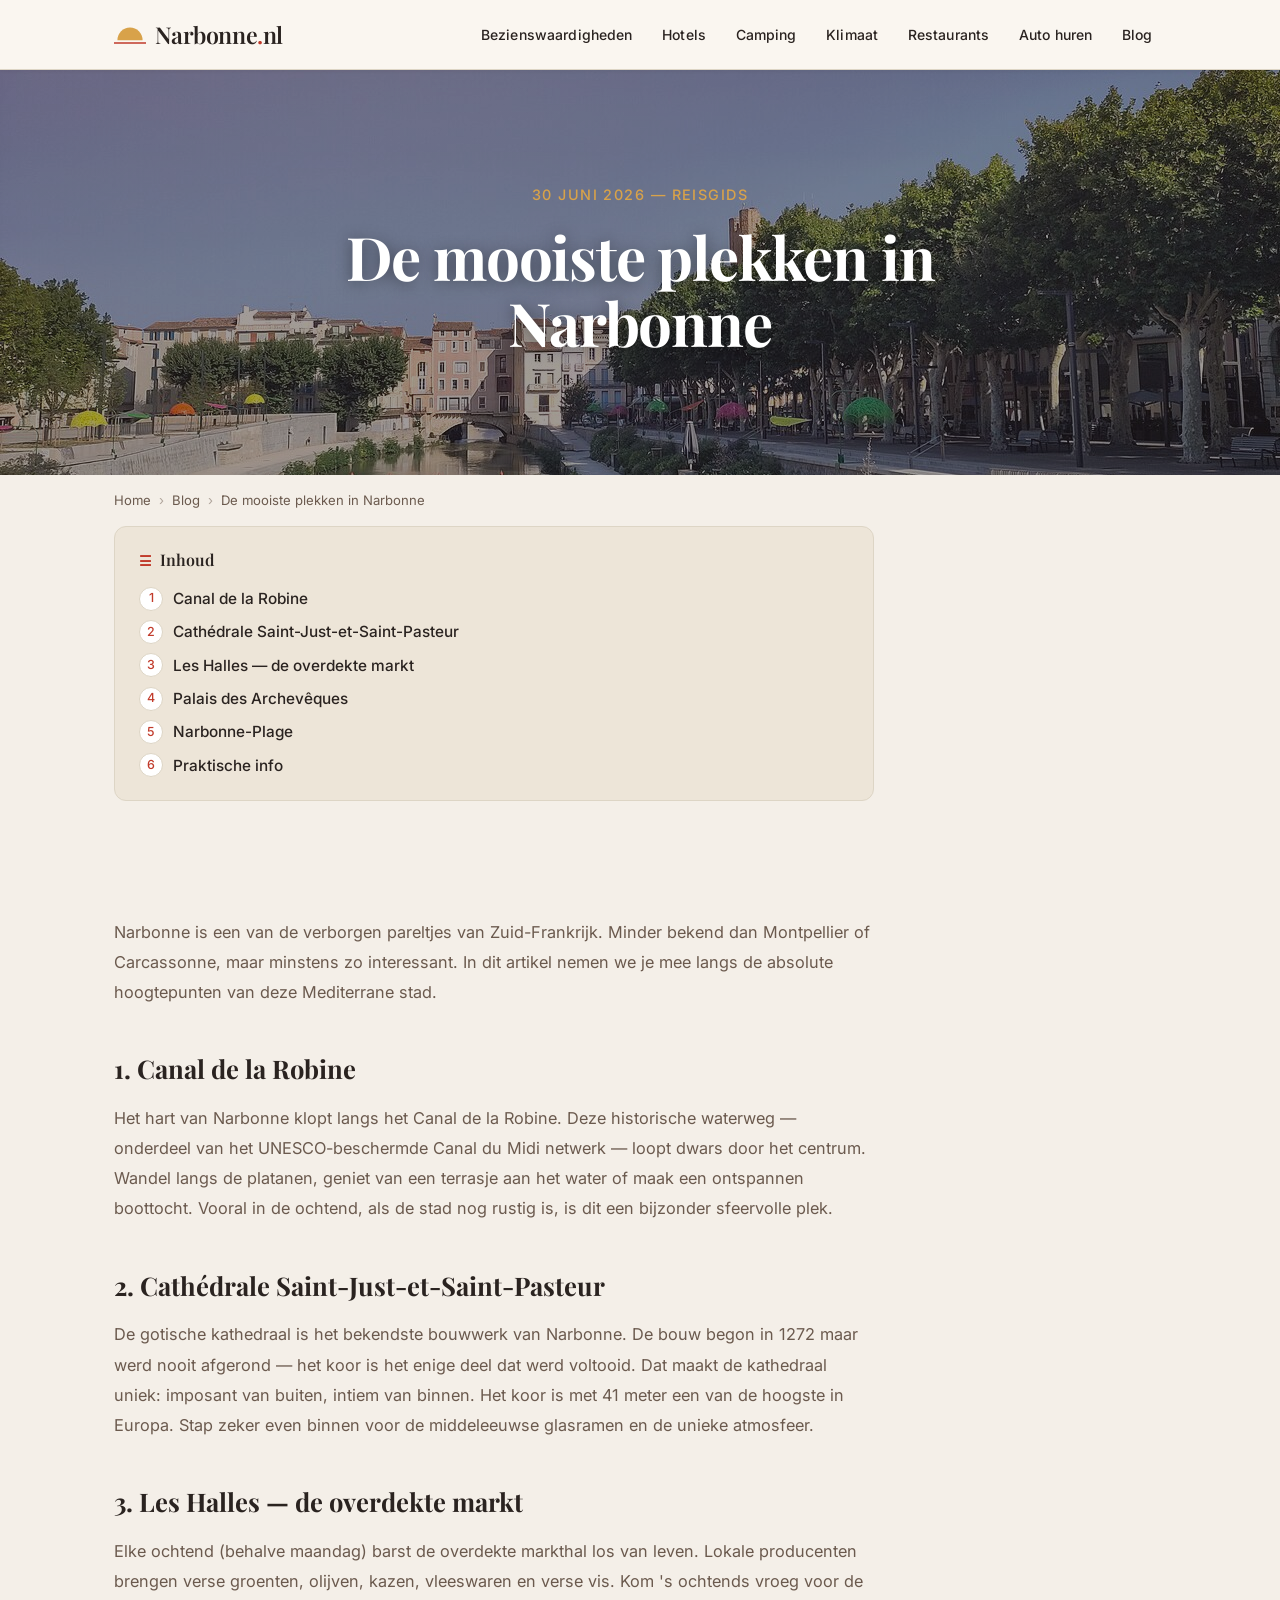
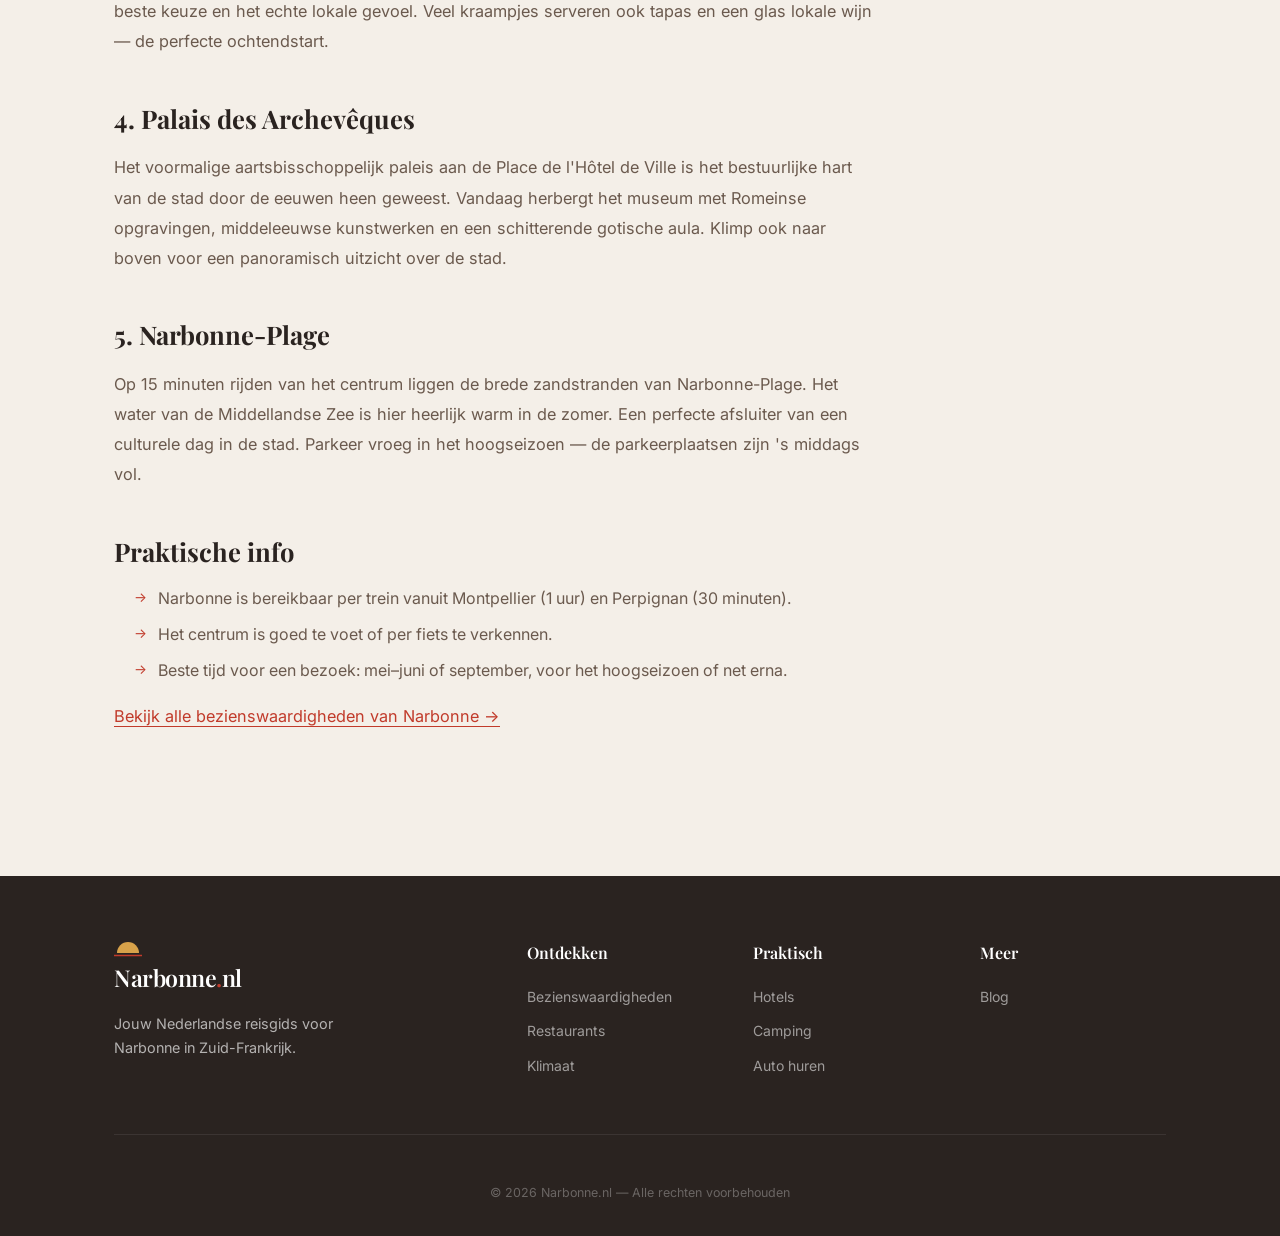
<file: blog/de-mooiste-plekken-in-narbonne.html>
<!DOCTYPE html>
<html lang="nl">
<head>
  <meta charset="UTF-8" />
  <meta name="viewport" content="width=device-width, initial-scale=1.0" />
  <title>De Mooiste Plekken in Narbonne - Reisgids | Narbonne.nl</title>
  <meta name="description" content="Ontdek de mooiste plekken in Narbonne: van de gotische kathedraal en het Canal de la Robine tot de levendige markthal en het strand van Narbonne-Plage." />
  <link rel="canonical" href="https://www.narbonne.nl/blog/de-mooiste-plekken-in-narbonne.html" />
  <link rel="icon" type="image/png" sizes="32x32" href="../img/narbonne_favicon-32.png" />
  <link rel="apple-touch-icon" sizes="180x180" href="../img/narbonne_favicon-180.png" />
  <link rel="stylesheet" href="../css/style.css" />
  <!-- Open Graph -->
  <meta property="og:type" content="article" />
  <meta property="og:locale" content="nl_NL" />
  <meta property="og:site_name" content="Narbonne.nl" />
  <meta property="og:url" content="https://www.narbonne.nl/blog/de-mooiste-plekken-in-narbonne.html" />
  <meta property="og:title" content="De Mooiste Plekken in Narbonne - Reisgids | Narbonne.nl" />
  <meta property="og:description" content="Ontdek de mooiste plekken in Narbonne: van de gotische kathedraal en het Canal de la Robine tot de levendige markthal en het strand van Narbonne-Plage." />
  <meta property="og:image" content="https://www.narbonne.nl/img/canal-de-la-robine-narbonne.jpg" />
  <meta property="og:image:alt" content="Canal de la Robine, Narbonne" />
  <meta property="article:published_time" content="2026-06-30" />
  <!-- Twitter / X -->
  <meta name="twitter:card" content="summary_large_image" />
  <meta name="twitter:title" content="De Mooiste Plekken in Narbonne - Reisgids | Narbonne.nl" />
  <meta name="twitter:description" content="Ontdek de mooiste plekken in Narbonne: van de gotische kathedraal en het Canal de la Robine tot de levendige markthal en het strand van Narbonne-Plage." />
  <meta name="twitter:image" content="https://www.narbonne.nl/img/canal-de-la-robine-narbonne.jpg" />
  <!-- JSON-LD -->
  <script type="application/ld+json">
  {
    "@context": "https://schema.org",
    "@graph": [
      {
        "@type": "BreadcrumbList",
        "itemListElement": [
          { "@type": "ListItem", "position": 1, "name": "Home", "item": "https://www.narbonne.nl/" },
          { "@type": "ListItem", "position": 2, "name": "Blog", "item": "https://www.narbonne.nl/blog/" },
          { "@type": "ListItem", "position": 3, "name": "De mooiste plekken in Narbonne", "item": "https://www.narbonne.nl/blog/de-mooiste-plekken-in-narbonne.html" }
        ]
      },
      {
        "@type": "BlogPosting",
        "headline": "De mooiste plekken in Narbonne",
        "description": "Ontdek de mooiste plekken in Narbonne: van de gotische kathedraal en het Canal de la Robine tot de levendige markthal en het strand van Narbonne-Plage.",
        "url": "https://www.narbonne.nl/blog/de-mooiste-plekken-in-narbonne.html",
        "image": "https://www.narbonne.nl/img/canal-de-la-robine-narbonne.jpg",
        "datePublished": "2026-06-30",
        "dateModified": "2026-07-21",
        "inLanguage": "nl-NL",
        "author": { "@type": "Organization", "name": "Narbonne.nl" },
        "publisher": {
          "@type": "Organization",
          "name": "Narbonne.nl",
          "logo": { "@type": "ImageObject", "url": "https://www.narbonne.nl/img/narbonne_favicon-180.png" }
        },
        "mainEntityOfPage": {
          "@type": "WebPage",
          "@id": "https://www.narbonne.nl/blog/de-mooiste-plekken-in-narbonne.html"
        }
      }
    ]
  }
  </script>
</head>
<body>

  <header class="site-header">
    <div class="container">
      <a href="../index.html" class="logo">
        <svg class="logo-icon" width="32" height="20" viewBox="0 0 56 34" xmlns="http://www.w3.org/2000/svg" aria-hidden="true">
          <path d="M6 26 A22 22 0 0 1 50 26" fill="#D8A24A"/>
          <line x1="0" y1="31" x2="56" y2="31" stroke="#C13B2B" stroke-width="3" stroke-linecap="round"/>
        </svg>
        <span class="logo-text">Narbonne<span class="logo-dot">.</span>nl</span>
      </a>
      <button class="nav-toggle" aria-label="Menu openen">&#9776;</button>
      <nav class="site-nav">
        <a href="../bezienswaardigheden.html">Bezienswaardigheden</a>
        <a href="../hotels.html">Hotels</a>
        <a href="../camping.html">Camping</a>
        <a href="../klimaat.html">Klimaat</a>
        <a href="../restaurants.html">Restaurants</a>
        <a href="../auto-huren.html">Auto huren</a>
        <a href="../blog/">Blog</a>
      </nav>
    </div>
  </header>

  <div class="page-hero page-hero--img">
    <div class="page-hero-bg">
      <img src="../img/canal-de-la-robine-narbonne.jpg" alt="Canal de la Robine, Narbonne" />
    </div>
    <div class="page-hero-content">
      <p class="page-hero-sub">30 juni 2026 &mdash; Reisgids</p>
      <h1>De mooiste plekken in Narbonne</h1>
    </div>
  </div>

  <main class="container">
    <nav class="breadcrumb">
      <a href="../index.html">Home</a><span>›</span>
      <a href="index.html">Blog</a><span>›</span>
      De mooiste plekken in Narbonne
    </nav>

    <nav class="toc" aria-label="Inhoud van dit artikel">
      <p class="toc-title">Inhoud</p>
      <ol>
        <li><a href="#canal-de-la-robine">Canal de la Robine</a></li>
        <li><a href="#cathedrale">Cathédrale Saint-Just-et-Saint-Pasteur</a></li>
        <li><a href="#les-halles">Les Halles — de overdekte markt</a></li>
        <li><a href="#palais-des-archeveques">Palais des Archevêques</a></li>
        <li><a href="#narbonne-plage">Narbonne-Plage</a></li>
        <li><a href="#praktische-info">Praktische info</a></li>
      </ol>
    </nav>

    <section>
      <div class="prose">
        <p>Narbonne is een van de verborgen pareltjes van Zuid-Frankrijk. Minder bekend dan Montpellier of Carcassonne, maar minstens zo interessant. In dit artikel nemen we je mee langs de absolute hoogtepunten van deze Mediterrane stad.</p>

        <h2 id="canal-de-la-robine">1. Canal de la Robine</h2>
        <p>Het hart van Narbonne klopt langs het Canal de la Robine. Deze historische waterweg — onderdeel van het UNESCO-beschermde Canal du Midi netwerk — loopt dwars door het centrum. Wandel langs de platanen, geniet van een terrasje aan het water of maak een ontspannen boottocht. Vooral in de ochtend, als de stad nog rustig is, is dit een bijzonder sfeervolle plek.</p>

        <h2 id="cathedrale">2. Cathédrale Saint-Just-et-Saint-Pasteur</h2>
        <p>De gotische kathedraal is het bekendste bouwwerk van Narbonne. De bouw begon in 1272 maar werd nooit afgerond — het koor is het enige deel dat werd voltooid. Dat maakt de kathedraal uniek: imposant van buiten, intiem van binnen. Het koor is met 41 meter een van de hoogste in Europa. Stap zeker even binnen voor de middeleeuwse glasramen en de unieke atmosfeer.</p>

        <h2 id="les-halles">3. Les Halles — de overdekte markt</h2>
        <p>Elke ochtend (behalve maandag) barst de overdekte markthal los van leven. Lokale producenten brengen verse groenten, olijven, kazen, vleeswaren en verse vis. Kom 's ochtends vroeg voor de beste keuze en het echte lokale gevoel. Veel kraampjes serveren ook tapas en een glas lokale wijn — de perfecte ochtendstart.</p>

        <h2 id="palais-des-archeveques">4. Palais des Archevêques</h2>
        <p>Het voormalige aartsbisschoppelijk paleis aan de Place de l'Hôtel de Ville is het bestuurlijke hart van de stad door de eeuwen heen geweest. Vandaag herbergt het museum met Romeinse opgravingen, middeleeuwse kunstwerken en een schitterende gotische aula. Klimp ook naar boven voor een panoramisch uitzicht over de stad.</p>

        <h2 id="narbonne-plage">5. Narbonne-Plage</h2>
        <p>Op 15 minuten rijden van het centrum liggen de brede zandstranden van Narbonne-Plage. Het water van de Middellandse Zee is hier heerlijk warm in de zomer. Een perfecte afsluiter van een culturele dag in de stad. Parkeer vroeg in het hoogseizoen — de parkeerplaatsen zijn 's middags vol.</p>

        <h2 id="praktische-info">Praktische info</h2>
        <ul>
          <li>Narbonne is bereikbaar per trein vanuit Montpellier (1 uur) en Perpignan (30 minuten).</li>
          <li>Het centrum is goed te voet of per fiets te verkennen.</li>
          <li>Beste tijd voor een bezoek: mei–juni of september, voor het hoogseizoen of net erna.</li>
        </ul>

        <p><a href="../bezienswaardigheden.html">Bekijk alle bezienswaardigheden van Narbonne →</a></p>
      </div>
    </section>
  </main>

  <footer class="site-footer">
    <div class="container">
      <div class="footer-grid">
        <div class="footer-brand">
          <a href="../index.html" class="logo">
            <svg class="logo-icon" width="28" height="17" viewBox="0 0 56 34" xmlns="http://www.w3.org/2000/svg" aria-hidden="true">
              <path d="M6 26 A22 22 0 0 1 50 26" fill="#D8A24A"/>
              <line x1="0" y1="31" x2="56" y2="31" stroke="#C13B2B" stroke-width="3" stroke-linecap="round"/>
            </svg>
            <span class="logo-text">Narbonne<span class="logo-dot">.</span>nl</span>
          </a>
          <p>Jouw Nederlandse reisgids voor Narbonne in Zuid-Frankrijk.</p>
        </div>
        <div><h4>Ontdekken</h4><ul><li><a href="../bezienswaardigheden.html">Bezienswaardigheden</a></li><li><a href="../restaurants.html">Restaurants</a></li><li><a href="../klimaat.html">Klimaat</a></li></ul></div>
        <div><h4>Praktisch</h4><ul><li><a href="../hotels.html">Hotels</a></li><li><a href="../camping.html">Camping</a></li><li><a href="../auto-huren.html">Auto huren</a></li></ul></div>
        <div><h4>Meer</h4><ul><li><a href="../blog/">Blog</a></li></ul></div>
      </div>
      <p class="footer-copy">&copy; 2026 Narbonne.nl &mdash; Alle rechten voorbehouden</p>
    </div>
  </footer>

  <script src="../js/main.js"></script>
</body>
</html>
</file>
<file: css/style.css>
/* === Google Fonts === */
@import url('https://fonts.googleapis.com/css2?family=Playfair+Display:ital,wght@0,400;0,600;0,700;1,400&family=Inter:wght@300;400;500;600;700&display=swap');

/* === Reset & Base === */
*, *::before, *::after { box-sizing: border-box; margin: 0; padding: 0; }

:root {
  /* Merkwaarden Narbonne.nl */
  --clr-primary:      #C13B2B;
  --clr-primary-dk:   #9e2f21;
  --clr-primary-lt:   #d96b62;
  --clr-gold:         #D8A24A;
  --clr-olive:        #4a7c59;
  --clr-sand:         #ede5d8;
  --clr-sand-dk:      #e0d5c2;
  --clr-warm-white:   #F4EFE8;
  --clr-dark:         #2A2320;
  --clr-dark-2:       #3d2b1f;
  --clr-text:         #2A2320;
  --clr-muted:        #6b5a4e;
  --clr-border:       #ddd5c5;
  --clr-white:        #fff;

  --font-display:  'Playfair Display', Georgia, serif;
  --font-body:     'Inter', system-ui, sans-serif;

  --radius-sm:  6px;
  --radius:     12px;
  --radius-lg:  20px;
  --shadow-sm:  0 1px 4px rgba(45,27,16,.08);
  --shadow:     0 4px 20px rgba(45,27,16,.12);
  --shadow-lg:  0 12px 40px rgba(45,27,16,.18);
  --transition: .25s cubic-bezier(.4,0,.2,1);
  --max-w:      1100px;
}

html { scroll-behavior: smooth; }

body {
  font-family: var(--font-body);
  font-size: 1rem;
  color: var(--clr-text);
  background: var(--clr-warm-white);
  line-height: 1.65;
  -webkit-font-smoothing: antialiased;
}

a { color: var(--clr-primary); text-decoration: none; }
a:hover { text-decoration: underline; }
ul { list-style: none; }
img { max-width: 100%; display: block; }

/* === Layout === */
.container {
  max-width: var(--max-w);
  margin: 0 auto;
  padding: 0 1.5rem;
}

/* === Header === */
.site-header {
  background: rgba(250,246,241,.95);
  backdrop-filter: blur(12px);
  -webkit-backdrop-filter: blur(12px);
  border-bottom: 1px solid var(--clr-border);
  position: sticky;
  top: 0;
  z-index: 100;
  box-shadow: var(--shadow-sm);
  transition: box-shadow var(--transition);
}

.site-header.scrolled { box-shadow: var(--shadow); }

.site-header .container {
  display: flex;
  align-items: center;
  justify-content: space-between;
  padding-top: 1rem;
  padding-bottom: 1rem;
  gap: 1rem;
}

.logo {
  display: inline-flex;
  align-items: center;
  gap: .55rem;
  text-decoration: none;
  white-space: nowrap;
  flex-shrink: 0;
}

.logo:hover { opacity: .85; text-decoration: none; }

.logo-icon { display: block; flex-shrink: 0; }

.logo-text {
  font-family: var(--font-display);
  font-size: 1.45rem;
  font-weight: 600;
  color: var(--clr-dark);
  letter-spacing: -.02em;
  line-height: 1;
}

.logo-dot { color: var(--clr-primary); }

/* Logo op donkere achtergrond (footer) */
.site-footer .logo-text { color: var(--clr-white); }

.site-nav {
  display: flex;
  gap: .15rem;
  flex-wrap: wrap;
  align-items: center;
}

.site-nav a {
  color: var(--clr-text);
  padding: .45rem .85rem;
  border-radius: 999px;
  font-size: .875rem;
  font-weight: 500;
  letter-spacing: .01em;
  transition: background var(--transition), color var(--transition);
}

.site-nav a:hover,
.site-nav a.active {
  background: var(--clr-primary);
  color: var(--clr-white);
  text-decoration: none;
}

.nav-toggle {
  display: none;
  background: none;
  border: none;
  font-size: 1.5rem;
  cursor: pointer;
  color: var(--clr-text);
  padding: .25rem;
}

/* === Hero === */
.hero {
  position: relative;
  min-height: 85vh;
  display: flex;
  align-items: center;
  justify-content: center;
  overflow: hidden;
  background: var(--clr-dark);
}

/* Achtergrondafbeelding — vervang src in HTML */
.hero-bg {
  position: absolute;
  inset: 0;
  background-image:
    linear-gradient(
      160deg,
      rgba(192,57,43,.75) 0%,
      rgba(45,27,16,.55) 40%,
      rgba(74,124,89,.45) 100%
    );
  z-index: 1;
}

.hero-bg img {
  position: absolute;
  inset: 0;
  width: 100%;
  height: 100%;
  object-fit: cover;
  opacity: .55;
  z-index: -1;
}

.hero-content {
  position: relative;
  z-index: 2;
  text-align: center;
  color: var(--clr-white);
  padding: 2rem 1.5rem;
  max-width: 720px;
  animation: fadeInUp .9s ease both;
}

.hero-eyebrow {
  display: inline-block;
  font-size: .8rem;
  font-weight: 600;
  letter-spacing: .12em;
  text-transform: uppercase;
  color: var(--clr-gold);
  margin-bottom: 1rem;
  opacity: .9;
}

.hero h1 {
  font-family: var(--font-display);
  font-size: clamp(3rem, 8vw, 6rem);
  font-weight: 700;
  line-height: 1.05;
  letter-spacing: -.02em;
  margin-bottom: 1rem;
  text-shadow: 0 2px 20px rgba(0,0,0,.3);
}

.hero-sub {
  font-size: clamp(1rem, 2.5vw, 1.25rem);
  font-weight: 300;
  opacity: .88;
  margin-bottom: 2.25rem;
  line-height: 1.6;
}

.hero-cta {
  display: flex;
  gap: 1rem;
  justify-content: center;
  flex-wrap: wrap;
}

/* === Buttons === */
.btn {
  display: inline-flex;
  align-items: center;
  gap: .5rem;
  background: var(--clr-gold);
  color: var(--clr-dark);
  font-family: var(--font-body);
  font-weight: 600;
  font-size: .95rem;
  padding: .85rem 2rem;
  border-radius: 999px;
  border: none;
  cursor: pointer;
  transition: background var(--transition), transform var(--transition), box-shadow var(--transition);
  text-decoration: none;
  box-shadow: 0 4px 16px rgba(212,168,67,.35);
}

.btn:hover {
  background: #c09030;
  transform: translateY(-2px);
  box-shadow: 0 8px 24px rgba(212,168,67,.45);
  text-decoration: none;
}

.btn-outline {
  background: transparent;
  border: 2px solid rgba(255,255,255,.7);
  color: var(--clr-white);
  font-weight: 600;
  font-size: .95rem;
  padding: .8rem 1.85rem;
  border-radius: 999px;
  display: inline-flex;
  align-items: center;
  gap: .5rem;
  transition: background var(--transition), border-color var(--transition), color var(--transition);
  text-decoration: none;
}

.btn-outline:hover {
  background: rgba(255,255,255,.15);
  border-color: var(--clr-white);
  text-decoration: none;
}

.btn-outline-dark {
  background: transparent;
  border: 2px solid var(--clr-primary);
  color: var(--clr-primary);
  font-weight: 600;
  font-size: .9rem;
  padding: .7rem 1.5rem;
  border-radius: 999px;
  display: inline-flex;
  align-items: center;
  transition: background var(--transition), color var(--transition);
  text-decoration: none;
  margin-top: 1.5rem;
}

.btn-outline-dark:hover {
  background: var(--clr-primary);
  color: var(--clr-white);
  text-decoration: none;
}

/* === Scroll indicator === */
.hero-scroll {
  position: absolute;
  bottom: 2rem;
  left: 50%;
  transform: translateX(-50%);
  z-index: 2;
  display: flex;
  flex-direction: column;
  align-items: center;
  gap: .5rem;
  color: rgba(255,255,255,.6);
  font-size: .75rem;
  letter-spacing: .1em;
  text-transform: uppercase;
  animation: bounce 2s ease infinite;
}

.scroll-line {
  width: 1px;
  height: 40px;
  background: linear-gradient(to bottom, rgba(255,255,255,.6), transparent);
}

/* === Sections === */
main section {
  padding: 5rem 0;
}

main section + section {
  border-top: 1px solid var(--clr-border);
}

.hero + main > .container:first-child {
  padding-top: 6.5rem;
}

.section-label {
  display: inline-block;
  font-size: .75rem;
  font-weight: 600;
  letter-spacing: .12em;
  text-transform: uppercase;
  color: var(--clr-primary);
  margin-bottom: 1rem;
}

section > h2,
.section-heading {
  font-family: var(--font-display);
  font-size: clamp(1.75rem, 3.5vw, 2.5rem);
  color: var(--clr-dark);
  margin-bottom: 1.25rem;
  line-height: 1.2;
}

.section-sub {
  color: var(--clr-muted);
  font-size: 1.05rem;
  max-width: 560px;
  margin-bottom: 3rem;
  line-height: 1.7;
}

.intro p {
  max-width: 700px;
  font-size: 1.1rem;
  color: var(--clr-muted);
  line-height: 1.85;
}

/* === Card grid === */
.card-grid {
  display: grid;
  grid-template-columns: repeat(auto-fill, minmax(300px, 1fr));
  gap: 2rem;
}

.card {
  background: var(--clr-white);
  border: 1px solid var(--clr-border);
  border-radius: var(--radius);
  overflow: hidden;
  transition: box-shadow var(--transition), transform var(--transition);
  text-decoration: none;
  color: var(--clr-text);
  display: block;
}

.card:hover {
  box-shadow: var(--shadow-lg);
  transform: translateY(-5px);
  text-decoration: none;
}

.card-img {
  height: 200px;
  overflow: hidden;
  background: var(--clr-sand);
  position: relative;
}

.card-img img {
  width: 100%;
  height: 100%;
  object-fit: cover;
  transition: transform .4s ease;
}

.card:hover .card-img img { transform: scale(1.06); }

/* Gradient placeholder als er geen afbeelding is */
.card-img.placeholder {
  display: flex;
  align-items: center;
  justify-content: center;
  font-size: 3rem;
}

.card-img.placeholder-bezienswaard { background: linear-gradient(135deg, #c0392b22, #e8a83822); }
.card-img.placeholder-hotels       { background: linear-gradient(135deg, #4a7c5922, #2d1b1022); }
.card-img.placeholder-camping      { background: linear-gradient(135deg, #4a7c5922, #c0392b11); }
.card-img.placeholder-klimaat      { background: linear-gradient(135deg, #e8a83822, #c0392b22); }
.card-img.placeholder-restaurants  { background: linear-gradient(135deg, #c0392b22, #4a7c5922); }
.card-img.placeholder-auto         { background: linear-gradient(135deg, #2d1b1022, #e8a83822); }

.card-body { padding: 1.75rem 1.75rem 2rem; }

.card-body h3 {
  font-family: var(--font-display);
  font-size: 1.2rem;
  color: var(--clr-dark);
  margin-bottom: .75rem;
}

.card-body p {
  font-size: .9rem;
  color: var(--clr-muted);
  line-height: 1.65;
  margin-bottom: .5rem;
}

.card-link {
  display: inline-flex;
  align-items: center;
  gap: .35rem;
  font-size: .875rem;
  font-weight: 600;
  color: var(--clr-primary);
  margin-top: 1rem;
}

.card-link::after { content: '→'; transition: transform var(--transition); }
.card:hover .card-link::after { transform: translateX(4px); }

/* === Season cards (klimaat) === */
.season-grid {
  display: grid;
  grid-template-columns: repeat(auto-fill, minmax(260px, 1fr));
  gap: 1.5rem;
  margin-top: 2rem;
}

.season-card {
  background: var(--clr-white);
  border: 1px solid var(--clr-border);
  border-radius: var(--radius);
  border-top: 4px solid var(--clr-gold);
  padding: 2rem 2rem 2.25rem;
  display: flex;
  align-items: flex-start;
  gap: 1.25rem;
  transition: box-shadow var(--transition), transform var(--transition);
}

.season-card:hover {
  box-shadow: var(--shadow-lg);
  transform: translateY(-4px);
}

.season-zomer { border-top-color: #D8A24A; }
.season-herfst { border-top-color: #C13B2B; }
.season-winter { border-top-color: #5b8db8; }
.season-lente  { border-top-color: #4a7c59; }

.season-icon {
  font-size: 2.5rem;
  line-height: 1;
  flex-shrink: 0;
  width: 3.25rem;
  height: 3.25rem;
  display: flex;
  align-items: center;
  justify-content: center;
  background: var(--clr-warm-white);
  border-radius: var(--radius-sm);
}

.season-body { flex: 1; }

.season-period {
  font-size: .72rem;
  font-weight: 600;
  letter-spacing: .1em;
  text-transform: uppercase;
  color: var(--clr-muted);
  margin-bottom: .4rem;
}

.season-card h3 {
  font-family: var(--font-display);
  font-size: 1.2rem;
  color: var(--clr-dark);
  margin-bottom: .6rem;
  line-height: 1.2;
}

.season-card p {
  font-size: .9rem;
  color: var(--clr-muted);
  line-height: 1.65;
  margin-bottom: 1rem;
}

.season-tag {
  display: inline-block;
  font-size: .72rem;
  font-weight: 600;
  letter-spacing: .06em;
  text-transform: uppercase;
  padding: .25rem .75rem;
  border-radius: 999px;
  background: var(--clr-sand);
  color: var(--clr-primary);
}

.season-zomer .season-tag { background: #fdf4e0; color: #9a6e1a; }
.season-herfst .season-tag { background: #fdecea; color: var(--clr-primary); }
.season-winter .season-tag { background: #e8f0f7; color: #2e5e8a; }
.season-lente  .season-tag { background: #edf5ef; color: #2e6641; }

/* === Facts strip === */
.facts-strip {
  background: var(--clr-dark);
  color: var(--clr-white);
  padding: 3.5rem 0;
  margin: 3rem 0;
  border-top: none;
}

.facts-strip + section {
  border-top: none;
}

.facts-grid {
  display: grid;
  grid-template-columns: repeat(auto-fit, minmax(180px, 1fr));
  gap: 1rem;
  text-align: center;
}

.fact-number {
  display: block;
  font-family: var(--font-display);
  font-size: 2.5rem;
  font-weight: 700;
  color: var(--clr-gold);
  line-height: 1;
  margin-bottom: .35rem;
}

.fact-label {
  font-size: .8rem;
  font-weight: 500;
  text-transform: uppercase;
  letter-spacing: .1em;
  color: rgba(255,255,255,.55);
}

/* === Blog grid === */
.blog-grid {
  display: grid;
  grid-template-columns: repeat(auto-fill, minmax(300px, 1fr));
  gap: 1.5rem;
  margin-bottom: 1rem;
}

.blog-card {
  background: var(--clr-white);
  border: 1px solid var(--clr-border);
  border-radius: var(--radius);
  overflow: hidden;
  transition: box-shadow var(--transition), transform var(--transition);
}

.blog-card:hover {
  box-shadow: var(--shadow);
  transform: translateY(-3px);
}

.blog-card-img {
  height: 200px;
  background: linear-gradient(135deg, var(--clr-sand), var(--clr-sand-dk));
  overflow: hidden;
  position: relative;
}

.blog-card-img img {
  width: 100%;
  height: 100%;
  object-fit: cover;
  transition: transform .4s ease;
}

.blog-card:hover .blog-card-img img { transform: scale(1.05); }

.blog-card-body { padding: 1.75rem 2rem 2rem; }

.blog-meta {
  display: flex;
  align-items: center;
  gap: .75rem;
  margin-bottom: .75rem;
}

.blog-date {
  font-size: .78rem;
  color: var(--clr-muted);
  font-weight: 500;
  text-transform: uppercase;
  letter-spacing: .07em;
}

.blog-tag {
  font-size: .72rem;
  font-weight: 600;
  background: var(--clr-sand);
  color: var(--clr-primary);
  padding: .2rem .65rem;
  border-radius: 999px;
  text-transform: uppercase;
  letter-spacing: .05em;
}

.blog-card-body h3 {
  font-family: var(--font-display);
  font-size: 1.15rem;
  color: var(--clr-dark);
  margin-bottom: .6rem;
  line-height: 1.35;
}

.blog-card-body h3 a { color: inherit; }
.blog-card-body h3 a:hover { color: var(--clr-primary); text-decoration: none; }

.blog-card-body p {
  font-size: .9rem;
  color: var(--clr-muted);
  line-height: 1.6;
  margin-bottom: 1rem;
}

.lees-meer {
  font-size: .875rem;
  font-weight: 600;
  color: var(--clr-primary);
  display: inline-flex;
  align-items: center;
  gap: .3rem;
  transition: gap var(--transition);
}

.lees-meer:hover { gap: .6rem; text-decoration: none; }
.lees-meer::after { content: '→'; }

/* === Page hero (subpages) === */
.page-hero {
  background: linear-gradient(135deg, var(--clr-primary-dk) 0%, var(--clr-dark) 100%);
  color: var(--clr-white);
  padding: 5rem 1.5rem;
  text-align: center;
  position: relative;
  overflow: hidden;
}

.page-hero::before {
  content: '';
  position: absolute;
  inset: 0;
  background: radial-gradient(ellipse at 70% 50%, rgba(212,168,67,.15), transparent 70%);
  pointer-events: none;
  z-index: 1;
}

/* Variant met achtergrondafbeelding */
.page-hero--img {
  min-height: 45vh;
  display: flex;
  align-items: center;
  justify-content: center;
  padding: 5rem 1.5rem;
}

.page-hero--img::before {
  background: linear-gradient(to bottom, rgba(42,35,32,.55) 0%, rgba(42,35,32,.72) 100%);
}

.page-hero-bg {
  position: absolute;
  inset: 0;
  z-index: 1;
  background: linear-gradient(
    to bottom,
    rgba(42,35,32,.25) 0%,
    rgba(42,35,32,.65) 45%,
    rgba(42,35,32,.88) 100%
  );
}

.page-hero-bg img {
  position: absolute;
  inset: 0;
  width: 100%;
  height: 100%;
  object-fit: cover;
  object-position: center;
  opacity: .55;
  z-index: -1;
}

.page-hero-content {
  position: relative;
  z-index: 2;
  max-width: 680px;
}

.page-hero h1 {
  font-family: var(--font-display);
  font-size: clamp(2.25rem, 5vw, 3.75rem);
  letter-spacing: -.02em;
  margin-bottom: .5rem;
  position: relative;
  z-index: 2;
  line-height: 1.1;
  text-shadow: 0 2px 16px rgba(0,0,0,.4);
}

.page-hero .page-hero-sub {
  font-size: .9rem;
  font-weight: 500;
  letter-spacing: .1em;
  text-transform: uppercase;
  color: var(--clr-gold);
  margin-bottom: 1rem;
  opacity: 1;
  position: relative;
  z-index: 2;
}

.page-hero p {
  opacity: .85;
  max-width: 560px;
  margin: 0 auto 1.75rem;
  font-size: 1.05rem;
  position: relative;
  z-index: 2;
  line-height: 1.7;
}

.page-hero .btn {
  position: relative;
  z-index: 2;
}

/* === Breadcrumb === */
.breadcrumb {
  font-size: .82rem;
  color: var(--clr-muted);
  padding: .9rem 0;
  display: flex;
  align-items: center;
  gap: .5rem;
}

.breadcrumb a { color: var(--clr-muted); transition: color var(--transition); }
.breadcrumb a:hover { color: var(--clr-primary); text-decoration: none; }
.breadcrumb span { opacity: .5; }

/* === Inhoudsopgave (TOC) === */
.toc {
  max-width: 760px;
  background: var(--clr-sand);
  border: 1px solid var(--clr-border);
  border-radius: var(--radius);
  padding: 1.25rem 1.5rem 1.4rem;
  margin: 0 0 2.2rem;
}

.toc-title {
  font-family: var(--font-display);
  font-size: 1rem;
  font-weight: 600;
  color: var(--clr-dark);
  display: flex;
  align-items: center;
  gap: .5rem;
  margin-bottom: .8rem;
}

.toc-title::before {
  content: '\2630';
  color: var(--clr-primary);
  font-size: .85rem;
}

.toc ol {
  list-style: none;
  counter-reset: toc-counter;
  display: grid;
  gap: .5rem;
}

.toc ol > li { counter-increment: toc-counter; }

.toc ol > li > a {
  display: flex;
  align-items: center;
  gap: .65rem;
  color: var(--clr-text);
  font-size: .96rem;
  font-weight: 500;
  transition: color var(--transition);
}

.toc ol > li > a::before {
  content: counter(toc-counter);
  flex: none;
  width: 1.5rem;
  height: 1.5rem;
  display: inline-flex;
  align-items: center;
  justify-content: center;
  background: var(--clr-white);
  border: 1px solid var(--clr-border);
  border-radius: 50%;
  font-size: .78rem;
  color: var(--clr-primary);
}

.toc ol > li > a:hover { color: var(--clr-primary); }

.toc ol > li > ul {
  list-style: none;
  margin: .5rem 0 0 2.15rem;
  display: grid;
  gap: .35rem;
}

.toc ol > li > ul a {
  position: relative;
  padding-left: 1rem;
  color: var(--clr-muted);
  font-size: .87rem;
  transition: color var(--transition);
}

.toc ol > li > ul a::before {
  content: '\2013';
  position: absolute;
  left: 0;
  color: var(--clr-primary);
}

.toc ol > li > ul a:hover { color: var(--clr-primary); }

/* === Content prose === */
.prose { max-width: 760px; }

.prose h2 {
  font-family: var(--font-display);
  font-size: 1.6rem;
  color: var(--clr-dark);
  margin: 2.5rem 0 .85rem;
}

.prose h2:first-child { margin-top: 0; }

.prose h3 {
  font-family: var(--font-display);
  font-size: 1.15rem;
  color: var(--clr-primary);
  margin: 1.75rem 0 .5rem;
  font-style: italic;
}

.prose p {
  margin-bottom: 1.1rem;
  line-height: 1.85;
  color: var(--clr-muted);
  font-size: 1.02rem;
}

.prose ul {
  padding-left: 1.25rem;
  list-style: none;
  margin-bottom: 1rem;
}

.prose ul li {
  position: relative;
  padding-left: 1.5rem;
  margin-bottom: .55rem;
  color: var(--clr-muted);
  font-size: 1rem;
  line-height: 1.7;
}

.prose ul li::before {
  content: '→';
  position: absolute;
  left: 0;
  color: var(--clr-primary);
  font-size: .85rem;
  top: .05em;
}

.prose strong { color: var(--clr-dark); font-weight: 600; }
.prose em { color: var(--clr-primary-dk); }

.prose a { color: var(--clr-primary); border-bottom: 1px solid currentColor; }
.prose a:hover { opacity: .75; text-decoration: none; }

.prose-figure {
  margin: 2rem 0;
  border-radius: var(--radius);
  overflow: hidden;
  border: 1px solid var(--clr-border);
}

.prose-figure img {
  width: 100%;
  height: 380px;
  object-fit: cover;
  display: block;
}

.prose-figure figcaption {
  background: var(--clr-sand);
  color: var(--clr-muted);
  font-size: .82rem;
  padding: .65rem 1rem;
  font-style: italic;
  text-align: center;
}

/* === Footer === */
.site-footer {
  background: var(--clr-dark);
  color: rgba(255,255,255,.65);
  padding: 4rem 1.5rem 2rem;
  margin-top: 3rem;
}

.footer-grid {
  display: grid;
  grid-template-columns: 2fr repeat(3, 1fr);
  gap: 2.5rem;
  margin-bottom: 3rem;
  padding-bottom: 3rem;
  border-bottom: 1px solid rgba(255,255,255,.08);
}

.footer-brand .logo { font-size: 1.6rem; display: inline-block; margin-bottom: .75rem; }
.footer-brand p { font-size: .9rem; line-height: 1.7; max-width: 240px; }

.site-footer h4 {
  color: var(--clr-white);
  font-family: var(--font-display);
  font-size: 1rem;
  margin-bottom: 1rem;
  font-weight: 600;
}

.site-footer ul li { margin-bottom: .5rem; }

.site-footer ul a {
  color: rgba(255,255,255,.55);
  font-size: .875rem;
  transition: color var(--transition);
}

.site-footer ul a:hover { color: var(--clr-white); text-decoration: none; }

.footer-copy {
  font-size: .78rem;
  text-align: center;
  color: rgba(255,255,255,.3);
}

/* === Animations === */
@keyframes fadeInUp {
  from { opacity: 0; transform: translateY(30px); }
  to   { opacity: 1; transform: translateY(0); }
}

@keyframes bounce {
  0%, 100% { transform: translateX(-50%) translateY(0); }
  50%       { transform: translateX(-50%) translateY(8px); }
}

.reveal {
  opacity: 0;
  transform: translateY(24px);
  transition: opacity .65s ease, transform .65s ease;
}

.reveal.visible {
  opacity: 1;
  transform: translateY(0);
}

.reveal-delay-1 { transition-delay: .1s; }
.reveal-delay-2 { transition-delay: .2s; }
.reveal-delay-3 { transition-delay: .3s; }
.reveal-delay-4 { transition-delay: .4s; }
.reveal-delay-5 { transition-delay: .5s; }

/* === Responsive === */
@media (max-width: 900px) {
  .footer-grid { grid-template-columns: 1fr 1fr; }
  .footer-brand { grid-column: 1 / -1; }
}

@media (max-width: 768px) {
  .nav-toggle { display: block; }

  .site-nav {
    display: none;
    flex-direction: column;
    position: absolute;
    top: 100%;
    left: 0;
    right: 0;
    background: var(--clr-warm-white);
    border-top: 1px solid var(--clr-border);
    padding: 1.25rem 1.5rem;
    box-shadow: var(--shadow);
    gap: .25rem;
  }

  .site-nav.open { display: flex; }
  .site-nav a { border-radius: var(--radius-sm); padding: .7rem 1rem; }
  .site-header { position: relative; }

  .hero { min-height: 70vh; }
  .card-grid { grid-template-columns: 1fr; }
  .blog-grid  { grid-template-columns: 1fr; }
  .footer-grid { grid-template-columns: 1fr; gap: 1.5rem; }
  .footer-brand { grid-column: auto; }
  .facts-strip { padding: 2.5rem 0; }
}

@media (max-width: 480px) {
  main section { padding: 2.5rem 0; }
  .page-hero { padding: 2.5rem 1rem; }
  .hero h1 { font-size: 2.75rem; }
}

/* === Stijlgids (interne referentiepagina) === */
.sg-intro { max-width: 760px; margin-bottom: 1rem; }
.sg-intro p { color: var(--clr-muted); line-height: 1.8; font-size: 1.02rem; }

.sg-section { padding: 3rem 0; }
.sg-section + .sg-section { border-top: 1px solid var(--clr-border); }

.sg-section > h2 {
  font-family: var(--font-display);
  font-size: 1.7rem;
  color: var(--clr-dark);
  margin-bottom: .5rem;
}

.sg-section h3 {
  font-family: var(--font-display);
  font-size: 1.1rem;
  color: var(--clr-primary-dk);
  margin: 2rem 0 .75rem;
}

.sg-desc {
  color: var(--clr-muted);
  max-width: 700px;
  margin-bottom: 1.5rem;
  line-height: 1.7;
}

.sg-swatches {
  display: grid;
  grid-template-columns: repeat(auto-fill, minmax(150px, 1fr));
  gap: 1rem;
  margin-bottom: 1rem;
}

.sg-swatch {
  border: 1px solid var(--clr-border);
  border-radius: var(--radius);
  overflow: hidden;
  background: var(--clr-white);
}

.sg-swatch-color { height: 56px; }

.sg-swatch-meta { padding: .6rem .8rem; }
.sg-swatch-meta strong { display: block; font-size: .82rem; color: var(--clr-dark); margin-bottom: .15rem; }
.sg-swatch-meta code { font-size: .72rem; color: var(--clr-muted); word-break: break-all; }

.sg-demo {
  border: 1px solid var(--clr-border);
  border-radius: var(--radius);
  padding: 2rem;
  margin-bottom: 1rem;
  background: var(--clr-white);
}

.sg-demo--dark { background: var(--clr-dark); }

.sg-code {
  background: var(--clr-dark);
  color: #e8ddc8;
  border-radius: var(--radius);
  padding: 1.25rem 1.5rem;
  overflow-x: auto;
  font-family: ui-monospace, 'SFMono-Regular', Consolas, 'Liberation Mono', Menlo, monospace;
  font-size: .78rem;
  line-height: 1.6;
  margin-bottom: 2.5rem;
  white-space: pre;
}

.sg-row { display: flex; gap: 1rem; flex-wrap: wrap; align-items: center; margin-bottom: 1rem; }

.sg-type-sample { display: flex; align-items: baseline; gap: 1rem; flex-wrap: wrap; margin-bottom: .85rem; }
.sg-type-sample code { font-size: .75rem; color: var(--clr-muted); flex-shrink: 0; }
</file>
